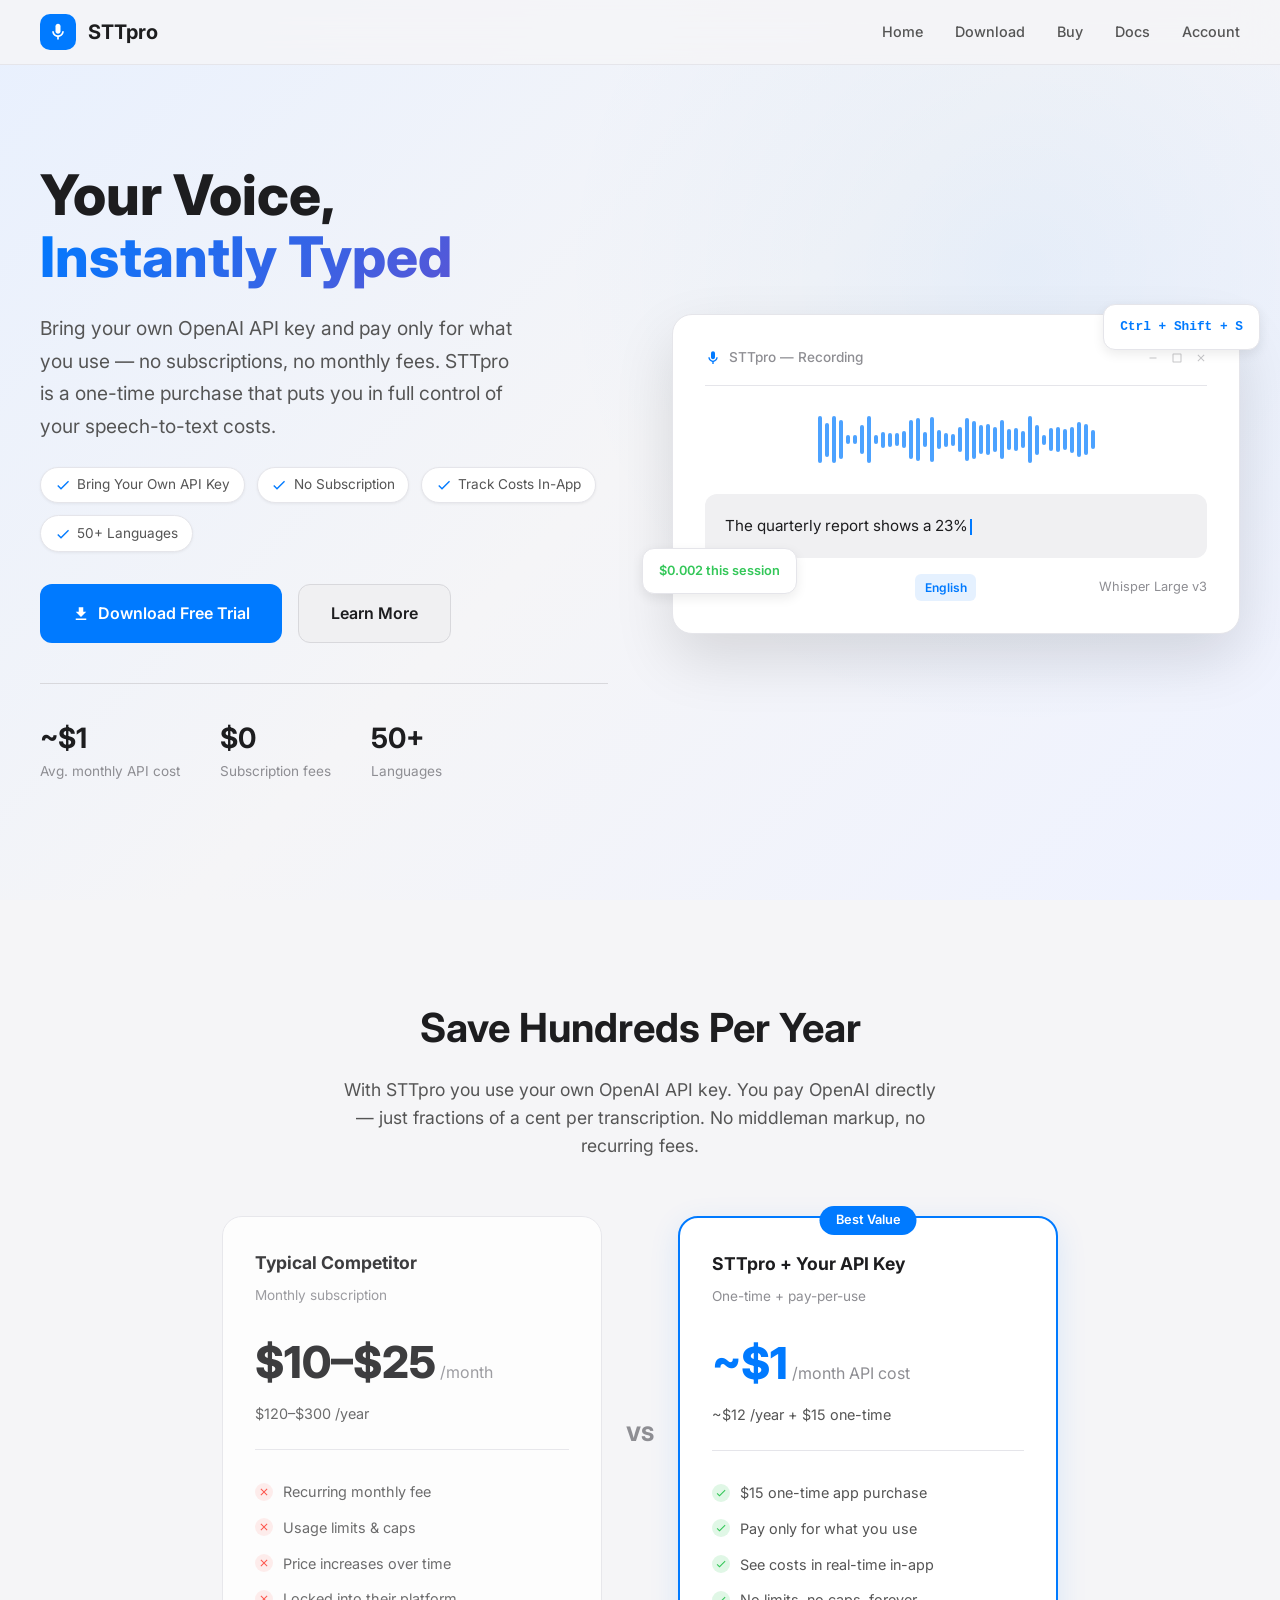
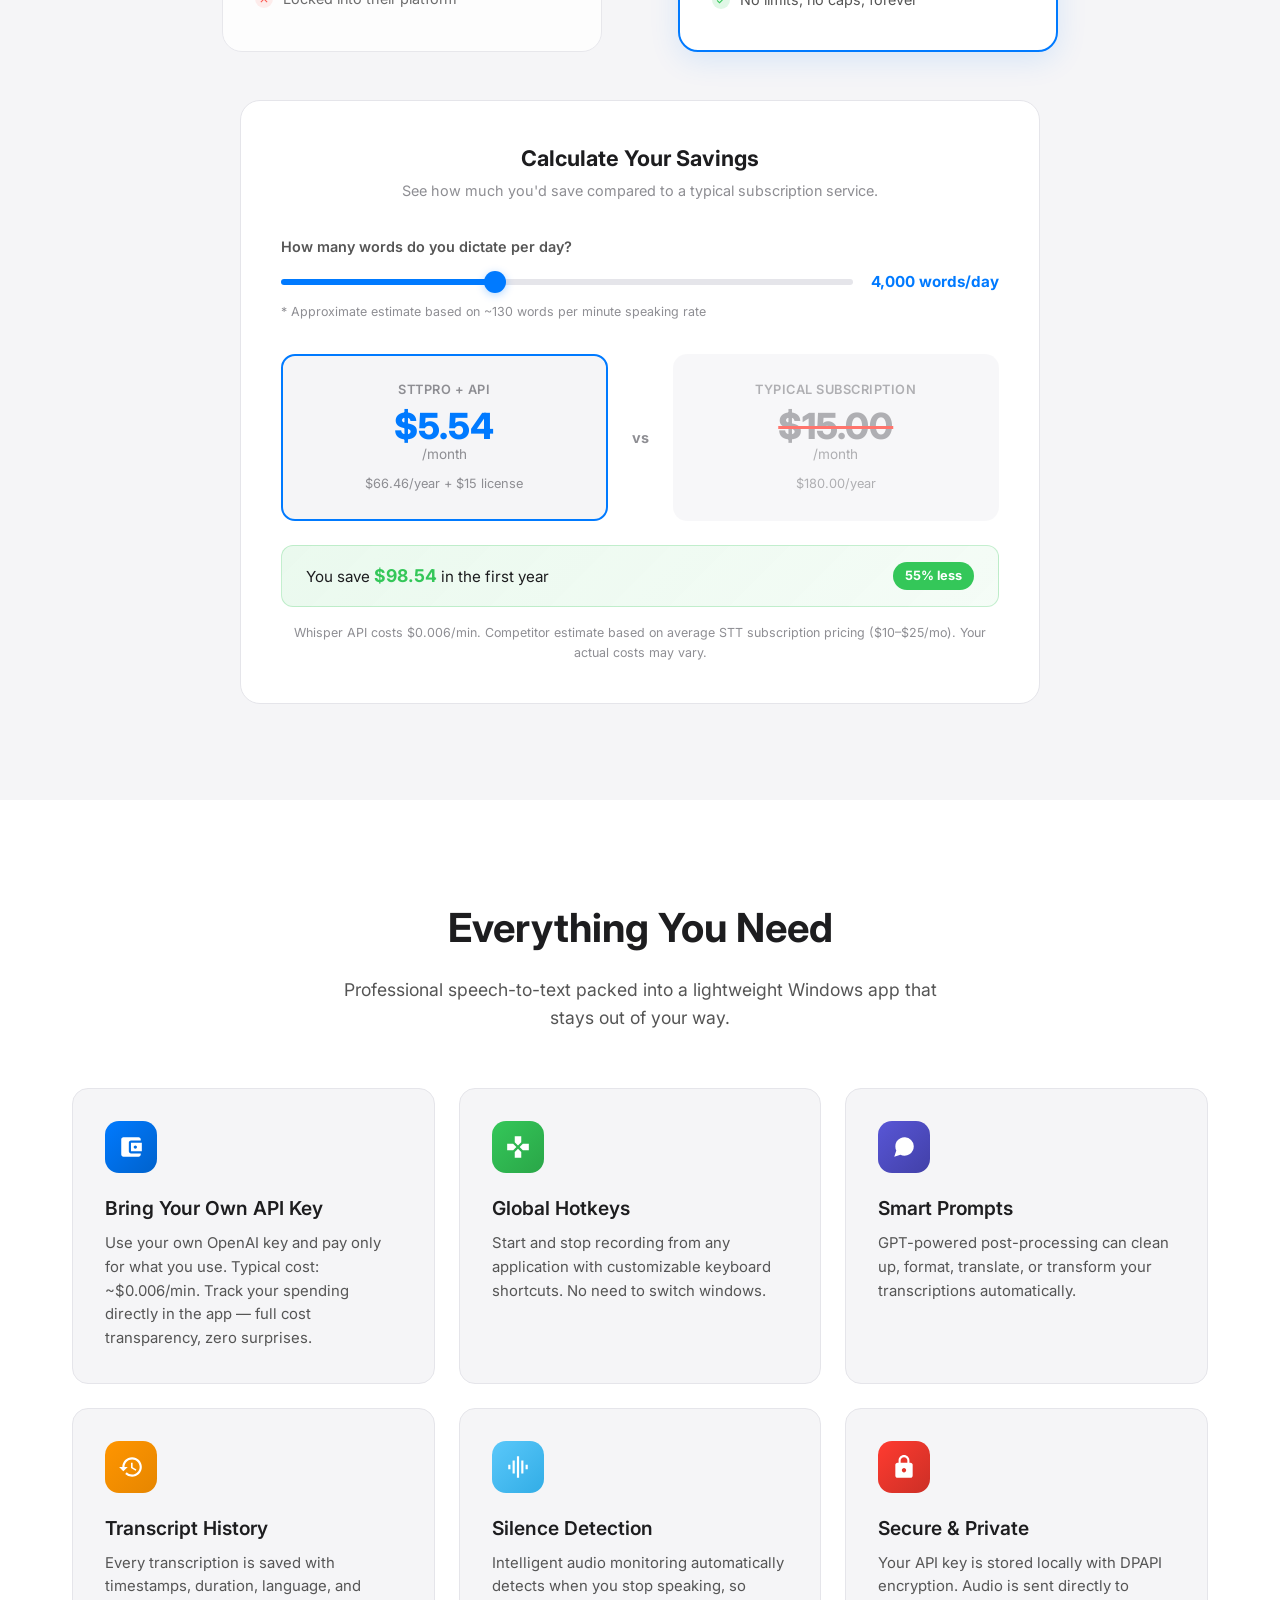
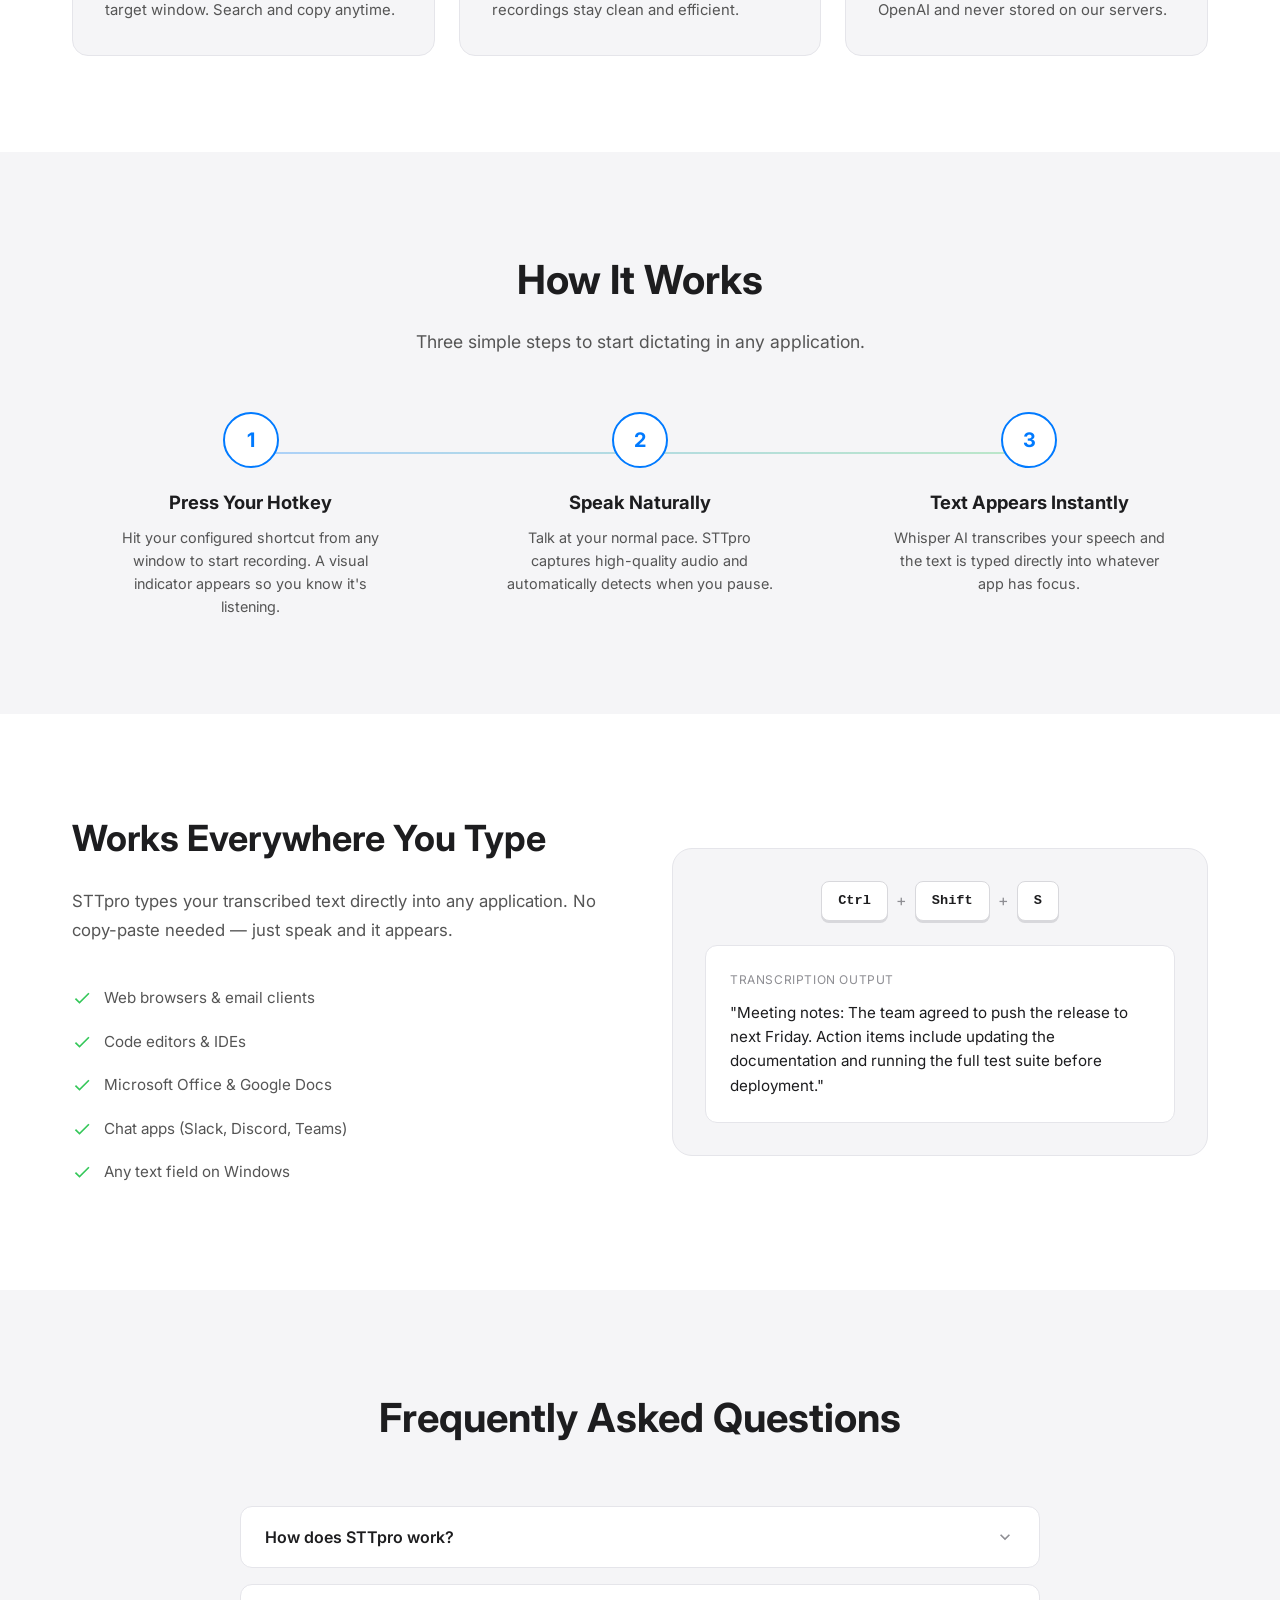
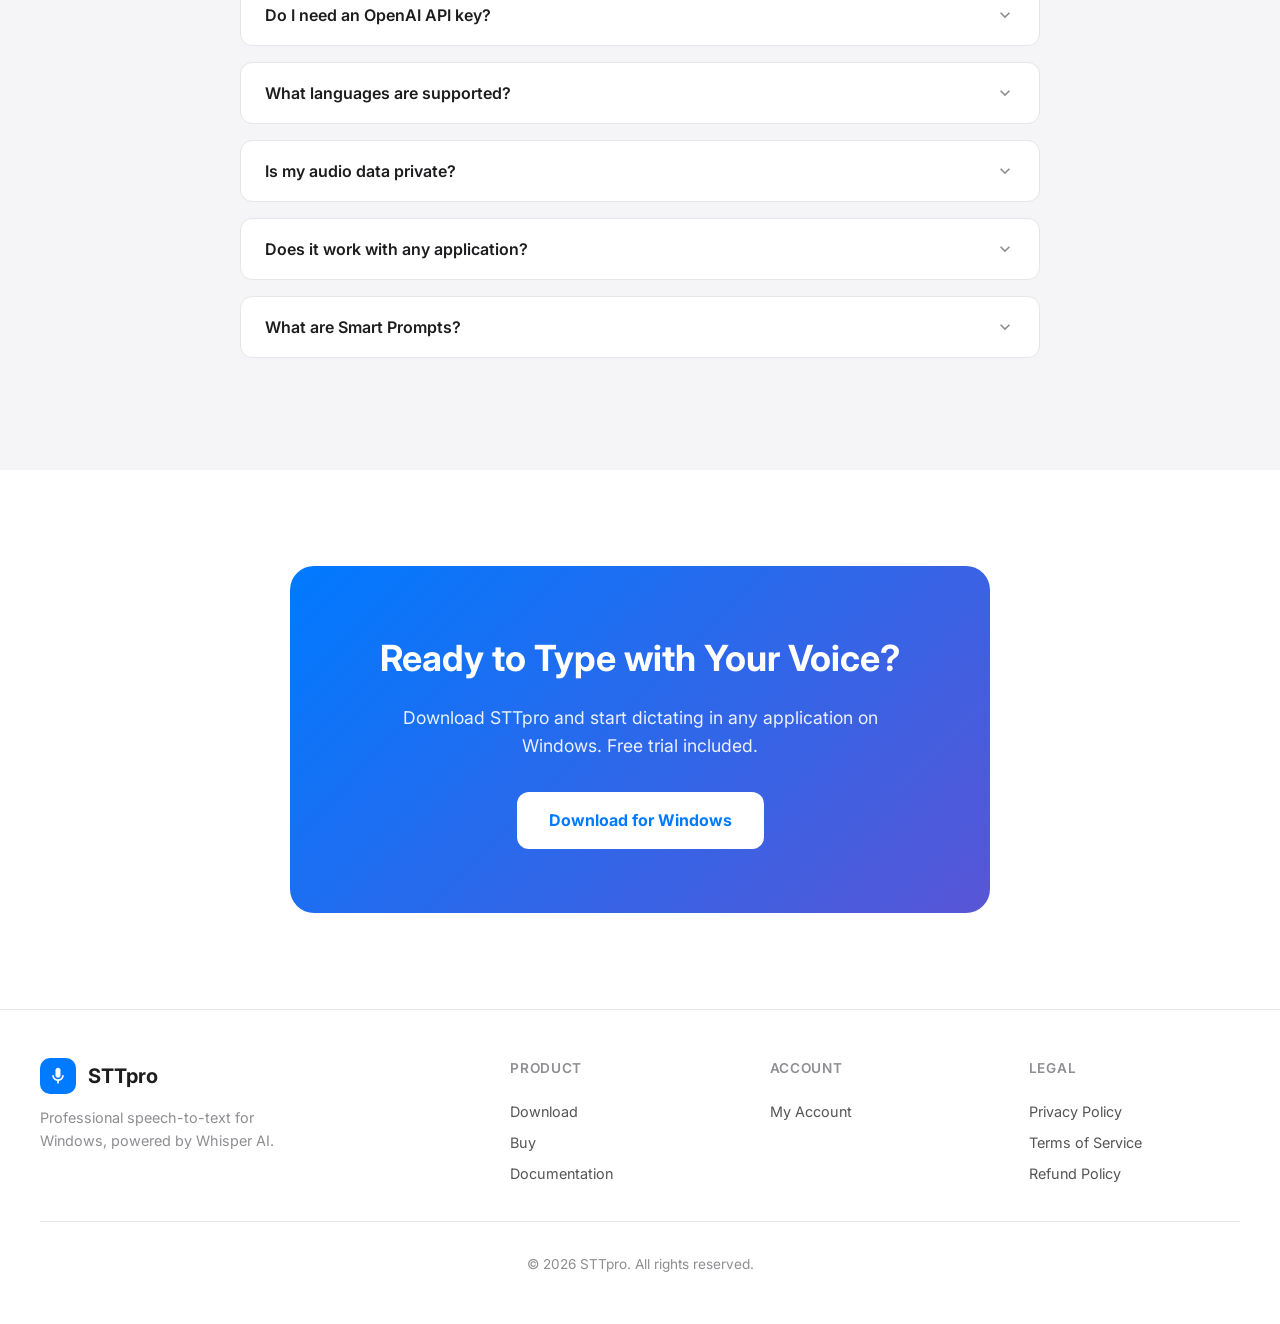
<file: website/index.html>
<!DOCTYPE html>
<html lang="en">
<head>
    <meta charset="UTF-8">
    <meta name="viewport" content="width=device-width, initial-scale=1.0">

    <!-- Primary Meta Tags -->
    <title>STTpro - Professional Speech-to-Text for Windows | Voice Transcription</title>
    <meta name="description" content="STTpro turns your voice into text instantly. Powered by Whisper AI with global hotkeys, smart prompts, transcript history, and more. Free trial for Windows.">
    <meta name="keywords" content="speech to text, voice transcription, whisper ai, dictation software, windows voice typing, transcription tool, stt, voice recognition">
    <meta name="author" content="STTpro">
    <meta name="robots" content="index, follow">

    <!-- Open Graph -->
    <meta property="og:type" content="website">
    <meta property="og:title" content="STTpro - Professional Speech-to-Text for Windows">
    <meta property="og:description" content="Turn your voice into text instantly. Powered by Whisper AI with global hotkeys, smart prompts, and transcript history.">
    <meta property="og:site_name" content="STTpro">

    <!-- Favicon -->
    <link rel="icon" type="image/x-icon" href="assets/favicon.ico">
    <meta name="theme-color" content="#007AFF">

    <!-- Structured Data -->
    <script type="application/ld+json">
    {
        "@context": "https://schema.org",
        "@type": "SoftwareApplication",
        "name": "STTpro",
        "operatingSystem": "Windows 10, Windows 11",
        "applicationCategory": "UtilitiesApplication",
        "description": "Professional speech-to-text tool for Windows powered by Whisper AI.",
        "featureList": [
            "Whisper AI Transcription",
            "Global Hotkeys",
            "Smart Prompts with GPT",
            "Transcript History",
            "Silence Detection",
            "Multiple Audio Devices",
            "System Tray Integration"
        ]
    }
    </script>

    <script type="application/ld+json">
    {
        "@context": "https://schema.org",
        "@type": "FAQPage",
        "mainEntity": [
            {
                "@type": "Question",
                "name": "How does STTpro work?",
                "acceptedAnswer": {
                    "@type": "Answer",
                    "text": "STTpro captures your microphone audio when you press a hotkey, sends it to the Whisper AI API for transcription, and types the result directly into any application."
                }
            },
            {
                "@type": "Question",
                "name": "Do I need an API key?",
                "acceptedAnswer": {
                    "@type": "Answer",
                    "text": "Yes, STTpro uses your own OpenAI API key for Whisper transcription. This means you only pay for what you use with no subscription fees to us."
                }
            },
            {
                "@type": "Question",
                "name": "Does it work with any application?",
                "acceptedAnswer": {
                    "@type": "Answer",
                    "text": "Yes! STTpro types transcribed text directly into whatever application has focus - browsers, editors, chat apps, email, and more."
                }
            }
        ]
    }
    </script>

    <!-- Fonts & Styles -->
    <link rel="preconnect" href="https://fonts.googleapis.com">
    <link rel="preconnect" href="https://fonts.gstatic.com" crossorigin>
    <link href="https://fonts.googleapis.com/css2?family=Inter:wght@400;500;600;700;800&display=swap" rel="stylesheet">
    <link rel="stylesheet" href="styles.css">
    <style>
        /* ============ Hero ============ */
        .hero {
            min-height: 100vh;
            display: flex;
            align-items: center;
            padding: 7rem 2rem 4rem;
            background: var(--bg-hero);
            position: relative;
            overflow: hidden;
        }

        .hero::before {
            content: '';
            position: absolute;
            top: -40%;
            right: -15%;
            width: 70%;
            height: 140%;
            background: radial-gradient(circle, rgba(0, 122, 255, 0.06) 0%, transparent 60%);
            pointer-events: none;
        }

        .hero-container {
            max-width: 1200px;
            margin: 0 auto;
            display: grid;
            grid-template-columns: 1fr 1fr;
            gap: 4rem;
            align-items: center;
        }

        .hero-content h1 {
            font-size: 3.5rem;
            font-weight: 800;
            line-height: 1.1;
            margin-bottom: 1.5rem;
            color: var(--text-primary);
        }

        .hero-content h1 span {
            background: linear-gradient(135deg, var(--primary), #5856D6);
            -webkit-background-clip: text;
            -webkit-text-fill-color: transparent;
            background-clip: text;
        }

        .hero-content .tagline {
            font-size: 1.2rem;
            color: var(--text-secondary);
            margin-bottom: 1.5rem;
            max-width: 480px;
            line-height: 1.7;
        }

        .hero-badges {
            display: flex;
            flex-wrap: wrap;
            gap: 0.75rem;
            margin-bottom: 2rem;
        }

        .hero-badge {
            display: flex;
            align-items: center;
            gap: 0.4rem;
            background: var(--bg-card);
            border: 1px solid var(--border-light);
            border-radius: 20px;
            padding: 0.4rem 0.85rem;
            font-size: 0.85rem;
            color: var(--text-secondary);
            box-shadow: var(--shadow-sm);
        }

        .hero-badge svg {
            width: 16px;
            height: 16px;
            fill: var(--primary);
        }

        .hero-buttons {
            display: flex;
            gap: 1rem;
            flex-wrap: wrap;
            margin-bottom: 2.5rem;
        }

        .hero-stats {
            display: flex;
            gap: 2.5rem;
            padding-top: 2rem;
            border-top: 1px solid var(--border);
        }

        .hero-stat .number {
            font-size: 1.75rem;
            font-weight: 700;
            color: var(--text-primary);
        }

        .hero-stat .label {
            font-size: 0.85rem;
            color: var(--text-muted);
        }

        /* Hero Visual */
        .hero-visual {
            position: relative;
        }

        .hero-app-preview {
            background: var(--bg-card);
            border-radius: 20px;
            padding: 2rem;
            box-shadow: var(--shadow-xl);
            border: 1px solid var(--border-light);
            position: relative;
        }

        .preview-header {
            display: flex;
            align-items: center;
            gap: 0.5rem;
            margin-bottom: 1.5rem;
            padding-bottom: 1rem;
            border-bottom: 1px solid var(--border-light);
        }

        .preview-header .win-icon {
            flex-shrink: 0;
        }

        .preview-title {
            font-size: 0.85rem;
            color: var(--text-muted);
            font-weight: 500;
            flex: 1;
        }

        .win-controls {
            display: flex;
            align-items: center;
            gap: 0.75rem;
        }

        .win-controls svg {
            cursor: default;
            opacity: 0.5;
        }

        .preview-waveform {
            display: flex;
            align-items: center;
            gap: 3px;
            justify-content: center;
            margin-bottom: 1.5rem;
            height: 60px;
        }

        .wave-bar {
            width: 4px;
            background: var(--primary);
            border-radius: 2px;
            animation: waveAnimation 1.2s ease-in-out infinite;
            opacity: 0.7;
        }

        @keyframes waveAnimation {
            0%, 100% { height: 8px; opacity: 0.4; }
            50% { height: 100%; opacity: 0.9; }
        }

        .preview-transcript {
            background: var(--bg-input);
            border-radius: 12px;
            padding: 1.25rem;
            margin-bottom: 1rem;
        }

        .preview-transcript p {
            color: var(--text-primary);
            font-size: 0.95rem;
            line-height: 1.6;
        }

        .preview-transcript .cursor {
            display: inline-block;
            width: 2px;
            height: 16px;
            background: var(--primary);
            margin-left: 2px;
            vertical-align: text-bottom;
            animation: blink 1s step-end infinite;
        }

        @keyframes blink {
            0%, 100% { opacity: 1; }
            50% { opacity: 0; }
        }

        .preview-meta {
            display: flex;
            justify-content: space-between;
            align-items: center;
        }

        .preview-meta span {
            font-size: 0.8rem;
            color: var(--text-muted);
        }

        .preview-meta .badge {
            background: rgba(0, 122, 255, 0.1);
            color: var(--primary);
            padding: 0.25rem 0.6rem;
            border-radius: 6px;
            font-size: 0.75rem;
            font-weight: 600;
        }

        /* Floating elements */
        .float-element {
            position: absolute;
            background: var(--bg-card);
            border: 1px solid var(--border-light);
            border-radius: 12px;
            padding: 0.75rem 1rem;
            box-shadow: var(--shadow-md);
            font-size: 0.8rem;
            animation: float 3s ease-in-out infinite;
        }

        .float-hotkey {
            top: -10px;
            right: -20px;
            font-family: 'Cascadia Code', 'Consolas', monospace;
            color: var(--primary);
            font-weight: 600;
            animation-delay: 0.5s;
        }

        .float-accuracy {
            bottom: 40px;
            left: -30px;
            color: var(--secondary);
            font-weight: 600;
            animation-delay: 1s;
        }

        @media (max-width: 1000px) {
            .hero {
                padding: 6rem 1.5rem 3rem;
                min-height: auto;
            }

            .hero-container {
                grid-template-columns: 1fr;
                gap: 2.5rem;
            }

            .hero-content h1 {
                font-size: 2.5rem;
            }

            .hero-visual {
                max-width: 500px;
                margin: 0 auto;
            }

            .float-element {
                display: none;
            }
        }

        @media (max-width: 600px) {
            .hero-content h1 {
                font-size: 2rem;
            }

            .hero-stats {
                gap: 1.5rem;
            }
        }

        /* ============ Features ============ */
        .features-section {
            padding: 6rem 0;
            background: var(--bg-card);
        }

        .features-grid {
            display: grid;
            grid-template-columns: repeat(auto-fit, minmax(340px, 1fr));
            gap: 1.5rem;
        }

        .feature-card {
            background: var(--bg-primary);
            border: 1px solid var(--border-light);
            border-radius: 16px;
            padding: 2rem;
            transition: all 0.3s;
        }

        .feature-card:hover {
            border-color: var(--primary);
            transform: translateY(-4px);
            box-shadow: var(--shadow-lg);
        }

        .feature-icon {
            width: 52px;
            height: 52px;
            background: linear-gradient(135deg, var(--primary), var(--primary-dark));
            border-radius: 14px;
            display: flex;
            align-items: center;
            justify-content: center;
            margin-bottom: 1.25rem;
        }

        .feature-icon svg {
            width: 26px;
            height: 26px;
            fill: white;
        }

        .feature-icon.green {
            background: linear-gradient(135deg, var(--secondary), #2AA648);
        }

        .feature-icon.orange {
            background: linear-gradient(135deg, var(--accent), #E68600);
        }

        .feature-icon.purple {
            background: linear-gradient(135deg, #5856D6, #4240A8);
        }

        .feature-icon.red {
            background: linear-gradient(135deg, var(--error), #CC2F26);
        }

        .feature-icon.teal {
            background: linear-gradient(135deg, #5AC8FA, #32ADE6);
        }

        .feature-card h3 {
            font-size: 1.2rem;
            font-weight: 600;
            margin-bottom: 0.5rem;
        }

        .feature-card p {
            color: var(--text-secondary);
            font-size: 0.93rem;
            line-height: 1.6;
        }

        @media (max-width: 768px) {
            .features-grid {
                grid-template-columns: 1fr;
            }
        }

        /* ============ How It Works ============ */
        .how-it-works {
            padding: 6rem 0;
            background: var(--bg-primary);
        }

        .steps-grid {
            display: grid;
            grid-template-columns: repeat(3, 1fr);
            gap: 2rem;
            position: relative;
        }

        .steps-grid::before {
            content: '';
            position: absolute;
            top: 40px;
            left: 15%;
            right: 15%;
            height: 2px;
            background: linear-gradient(90deg, var(--primary), var(--secondary));
            opacity: 0.3;
        }

        .step {
            text-align: center;
            position: relative;
        }

        .step-number {
            width: 56px;
            height: 56px;
            background: var(--bg-card);
            border: 2px solid var(--primary);
            border-radius: 50%;
            display: flex;
            align-items: center;
            justify-content: center;
            font-size: 1.25rem;
            font-weight: 700;
            color: var(--primary);
            margin: 0 auto 1.25rem;
            position: relative;
            z-index: 1;
        }

        .step h3 {
            font-size: 1.15rem;
            margin-bottom: 0.5rem;
        }

        .step p {
            color: var(--text-secondary);
            font-size: 0.9rem;
            max-width: 280px;
            margin: 0 auto;
        }

        @media (max-width: 768px) {
            .steps-grid {
                grid-template-columns: 1fr;
                gap: 2.5rem;
            }

            .steps-grid::before {
                display: none;
            }
        }

        /* ============ Showcase / Demo ============ */
        .showcase {
            padding: 6rem 0;
            background: var(--bg-card);
        }

        .showcase-grid {
            display: grid;
            grid-template-columns: 1fr 1fr;
            gap: 4rem;
            align-items: center;
        }

        .showcase-content h2 {
            font-size: 2.25rem;
            margin-bottom: 1.25rem;
        }

        .showcase-content p {
            color: var(--text-secondary);
            font-size: 1.05rem;
            margin-bottom: 2rem;
            line-height: 1.7;
        }

        .showcase-list {
            list-style: none;
        }

        .showcase-list li {
            display: flex;
            align-items: center;
            gap: 0.75rem;
            padding: 0.6rem 0;
            color: var(--text-secondary);
            font-size: 0.95rem;
        }

        .showcase-list li svg {
            width: 20px;
            height: 20px;
            fill: var(--secondary);
            flex-shrink: 0;
        }

        .showcase-visual {
            background: var(--bg-primary);
            border-radius: 20px;
            padding: 2rem;
            border: 1px solid var(--border-light);
        }

        .showcase-visual .hotkey-display {
            display: flex;
            align-items: center;
            justify-content: center;
            gap: 0.5rem;
            margin-bottom: 1.5rem;
        }

        .key {
            display: inline-flex;
            align-items: center;
            justify-content: center;
            padding: 0.5rem 1rem;
            background: var(--bg-card);
            border: 1px solid var(--border);
            border-radius: 8px;
            font-family: 'Cascadia Code', 'Consolas', monospace;
            font-size: 0.85rem;
            font-weight: 600;
            color: var(--text-primary);
            box-shadow: 0 2px 0 var(--border);
        }

        .key-plus {
            color: var(--text-muted);
            font-size: 1rem;
        }

        .showcase-visual .output-box {
            background: var(--bg-card);
            border-radius: 12px;
            padding: 1.5rem;
            border: 1px solid var(--border-light);
        }

        .output-box .label {
            font-size: 0.75rem;
            text-transform: uppercase;
            letter-spacing: 0.05em;
            color: var(--text-muted);
            margin-bottom: 0.75rem;
        }

        .output-box p {
            color: var(--text-primary);
            font-size: 0.95rem;
            line-height: 1.6;
        }

        @media (max-width: 900px) {
            .showcase-grid {
                grid-template-columns: 1fr;
                gap: 2.5rem;
            }
        }

        /* ============ FAQ ============ */
        .faq-section {
            padding: 6rem 0;
            background: var(--bg-primary);
        }

        .faq-grid {
            max-width: 800px;
            margin: 0 auto;
        }

        .faq-item {
            background: var(--bg-card);
            border: 1px solid var(--border-light);
            border-radius: 12px;
            margin-bottom: 1rem;
            overflow: hidden;
        }

        .faq-question {
            width: 100%;
            padding: 1.25rem 1.5rem;
            background: none;
            border: none;
            text-align: left;
            font-size: 1rem;
            font-weight: 600;
            color: var(--text-primary);
            cursor: pointer;
            display: flex;
            justify-content: space-between;
            align-items: center;
            font-family: inherit;
            transition: color 0.2s;
        }

        .faq-question:hover {
            color: var(--primary);
        }

        .faq-question svg {
            width: 20px;
            height: 20px;
            fill: var(--text-muted);
            transition: transform 0.3s;
            flex-shrink: 0;
        }

        .faq-item.active .faq-question svg {
            transform: rotate(180deg);
        }

        .faq-answer {
            max-height: 0;
            overflow: hidden;
            transition: max-height 0.3s ease;
        }

        .faq-answer-inner {
            padding: 0 1.5rem 1.25rem;
            color: var(--text-secondary);
            line-height: 1.7;
            font-size: 0.95rem;
        }

        .faq-item.active .faq-answer {
            max-height: 300px;
        }

        /* ============ CTA ============ */
        .cta-section {
            padding: 6rem 0;
            background: var(--bg-card);
        }

        .cta-box {
            max-width: 700px;
            margin: 0 auto;
            text-align: center;
            background: linear-gradient(135deg, var(--primary), #5856D6);
            border-radius: 24px;
            padding: 4rem 3rem;
            color: white;
        }

        .cta-box h2 {
            font-size: 2.25rem;
            margin-bottom: 1rem;
        }

        .cta-box p {
            font-size: 1.1rem;
            opacity: 0.9;
            margin-bottom: 2rem;
            max-width: 500px;
            margin-left: auto;
            margin-right: auto;
        }

        .cta-box .btn {
            background: white;
            color: var(--primary);
            font-weight: 700;
        }

        .cta-box .btn:hover {
            transform: translateY(-2px);
            box-shadow: 0 10px 30px rgba(0, 0, 0, 0.2);
        }

        @media (max-width: 600px) {
            .cta-box {
                padding: 3rem 1.5rem;
            }

            .cta-box h2 {
                font-size: 1.75rem;
            }
        }

        /* ============ Cost Comparison ============ */
        .cost-section {
            padding: 6rem 0;
            background: var(--bg-primary);
        }

        .cost-comparison {
            display: flex;
            align-items: stretch;
            gap: 1.5rem;
            justify-content: center;
            margin-bottom: 3rem;
        }

        .cost-card {
            background: var(--bg-card);
            border: 1px solid var(--border-light);
            border-radius: 20px;
            padding: 2rem;
            flex: 1;
            max-width: 380px;
            position: relative;
        }

        .cost-card.competitor {
            opacity: 0.85;
        }

        .cost-card.sttpro {
            border: 2px solid var(--primary);
            box-shadow: 0 8px 30px rgba(0, 122, 255, 0.12);
        }

        .cost-badge {
            position: absolute;
            top: -12px;
            left: 50%;
            transform: translateX(-50%);
            background: var(--primary);
            color: white;
            padding: 0.25rem 1rem;
            border-radius: 20px;
            font-size: 0.8rem;
            font-weight: 600;
        }

        .cost-card-header {
            margin-bottom: 1.25rem;
        }

        .cost-label {
            display: block;
            font-weight: 700;
            font-size: 1.1rem;
            margin-bottom: 0.25rem;
        }

        .cost-type {
            font-size: 0.85rem;
            color: var(--text-muted);
        }

        .cost-price {
            margin-bottom: 0.25rem;
        }

        .cost-amount {
            font-size: 2.75rem;
            font-weight: 800;
            color: var(--text-primary);
        }

        .cost-card.sttpro .cost-amount {
            color: var(--primary);
        }

        .cost-period {
            font-size: 1rem;
            color: var(--text-muted);
        }

        .cost-annual {
            font-size: 0.9rem;
            color: var(--text-secondary);
            margin-bottom: 1.5rem;
            padding-bottom: 1.5rem;
            border-bottom: 1px solid var(--border-light);
        }

        .cost-details {
            list-style: none;
        }

        .cost-details li {
            display: flex;
            align-items: center;
            gap: 0.6rem;
            padding: 0.4rem 0;
            font-size: 0.9rem;
            color: var(--text-secondary);
        }

        .cost-details li::before {
            content: '';
            width: 18px;
            height: 18px;
            border-radius: 50%;
            flex-shrink: 0;
            background-size: 12px;
            background-repeat: no-repeat;
            background-position: center;
        }

        .cost-details li.positive::before {
            background-color: rgba(52, 199, 89, 0.15);
            background-image: url("data:image/svg+xml,%3Csvg viewBox='0 0 24 24' fill='%2334C759' xmlns='http://www.w3.org/2000/svg'%3E%3Cpath d='M9 16.17L4.83 12l-1.42 1.41L9 19 21 7l-1.41-1.41z'/%3E%3C/svg%3E");
        }

        .cost-details li.negative::before {
            background-color: rgba(255, 59, 48, 0.1);
            background-image: url("data:image/svg+xml,%3Csvg viewBox='0 0 24 24' fill='%23FF3B30' xmlns='http://www.w3.org/2000/svg'%3E%3Cpath d='M19 6.41L17.59 5 12 10.59 6.41 5 5 6.41 10.59 12 5 17.59 6.41 19 12 13.41 17.59 19 19 17.59 13.41 12z'/%3E%3C/svg%3E");
        }

        .cost-vs {
            display: flex;
            align-items: center;
            font-size: 1.25rem;
            font-weight: 800;
            color: var(--text-muted);
        }

        .savings-calculator {
            background: var(--bg-card);
            border: 1px solid var(--border-light);
            border-radius: 20px;
            padding: 2.5rem;
            max-width: 800px;
            margin: 0 auto;
        }

        .calc-title {
            font-size: 1.35rem;
            font-weight: 700;
            text-align: center;
            margin-bottom: 0.25rem;
        }

        .calc-subtitle {
            text-align: center;
            color: var(--text-muted);
            font-size: 0.9rem;
            margin-bottom: 2rem;
        }

        .calc-input-row {
            margin-bottom: 2rem;
        }

        .calc-input-row label {
            display: block;
            font-size: 0.9rem;
            font-weight: 600;
            color: var(--text-secondary);
            margin-bottom: 0.75rem;
        }

        .calc-slider-wrap {
            display: flex;
            align-items: center;
            gap: 1rem;
        }

        .calc-slider {
            flex: 1;
            -webkit-appearance: none;
            appearance: none;
            height: 6px;
            background: var(--border-light);
            border-radius: 3px;
            outline: none;
        }

        .calc-slider::-webkit-slider-thumb {
            -webkit-appearance: none;
            appearance: none;
            width: 22px;
            height: 22px;
            border-radius: 50%;
            background: var(--primary);
            cursor: pointer;
            box-shadow: 0 2px 8px rgba(0, 122, 255, 0.3);
            transition: transform 0.15s;
        }

        .calc-slider::-webkit-slider-thumb:hover {
            transform: scale(1.15);
        }

        .calc-slider::-moz-range-thumb {
            width: 22px;
            height: 22px;
            border-radius: 50%;
            background: var(--primary);
            cursor: pointer;
            border: none;
            box-shadow: 0 2px 8px rgba(0, 122, 255, 0.3);
        }

        .calc-slider-value {
            font-size: 0.95rem;
            font-weight: 700;
            color: var(--primary);
            min-width: 130px;
            text-align: right;
            white-space: nowrap;
        }

        .calc-results {
            display: flex;
            align-items: center;
            gap: 1.5rem;
            margin-bottom: 1.5rem;
        }

        .calc-result-col {
            flex: 1;
            text-align: center;
            background: var(--bg-primary);
            border-radius: 14px;
            padding: 1.5rem 1rem;
            border: 2px solid transparent;
        }

        .calc-result-col:first-child {
            border-color: var(--primary);
        }

        .calc-result-col.competitor {
            opacity: 0.7;
        }

        .calc-result-label {
            font-size: 0.8rem;
            font-weight: 600;
            text-transform: uppercase;
            letter-spacing: 0.04em;
            color: var(--text-muted);
            margin-bottom: 0.5rem;
        }

        .calc-result-monthly {
            font-size: 2.25rem;
            font-weight: 800;
            color: var(--text-primary);
            line-height: 1;
        }

        .calc-result-col:first-child .calc-result-monthly {
            color: var(--primary);
        }

        .calc-result-sub {
            font-size: 0.85rem;
            color: var(--text-muted);
            margin-bottom: 0.5rem;
        }

        .calc-result-yearly {
            font-size: 0.8rem;
            color: var(--text-muted);
        }

        .calc-result-col.competitor .calc-result-monthly {
            text-decoration: line-through;
            text-decoration-color: var(--error);
            color: var(--text-muted);
        }

        .calc-result-vs {
            font-size: 0.9rem;
            font-weight: 700;
            color: var(--text-muted);
            flex-shrink: 0;
        }

        .calc-savings-banner {
            background: linear-gradient(135deg, rgba(52, 199, 89, 0.1), rgba(52, 199, 89, 0.05));
            border: 1px solid rgba(52, 199, 89, 0.25);
            border-radius: 12px;
            padding: 1rem 1.5rem;
            display: flex;
            justify-content: space-between;
            align-items: center;
            margin-bottom: 1rem;
        }

        .calc-savings-amount {
            font-size: 0.95rem;
            color: var(--text-primary);
        }

        .calc-savings-amount strong {
            color: var(--secondary);
            font-size: 1.1rem;
        }

        .calc-savings-pct {
            background: var(--secondary);
            color: white;
            padding: 0.25rem 0.75rem;
            border-radius: 20px;
            font-size: 0.8rem;
            font-weight: 700;
        }

        .savings-note {
            color: var(--text-muted);
            font-size: 0.78rem;
            text-align: center;
        }

        @media (max-width: 600px) {
            .calc-results {
                flex-direction: column;
                gap: 0.75rem;
            }

            .calc-result-col {
                width: 100%;
            }

            .calc-savings-banner {
                flex-direction: column;
                text-align: center;
                gap: 0.5rem;
            }
        }

        @media (max-width: 768px) {
            .cost-comparison {
                flex-direction: column;
                align-items: center;
            }

            .cost-card {
                max-width: 100%;
            }

            .cost-vs {
                transform: rotate(90deg);
            }

            .savings-row {
                flex-direction: column;
                gap: 1.5rem;
            }
        }
    </style>
</head>
<body>
    <!-- Navigation -->
    <nav>
        <div class="nav-container">
            <a href="index.html" class="logo">
                <div class="logo-icon">
                    <svg viewBox="0 0 24 24"><path d="M12 14c1.66 0 3-1.34 3-3V5c0-1.66-1.34-3-3-3S9 3.34 9 5v6c0 1.66 1.34 3 3 3z"/><path d="M17 11c0 2.76-2.24 5-5 5s-5-2.24-5-5H5c0 3.53 2.61 6.43 6 6.92V21h2v-3.08c3.39-.49 6-3.39 6-6.92h-2z"/></svg>
                </div>
                STTpro
            </a>
            <div class="hamburger" onclick="toggleMenu()">
                <span></span>
                <span></span>
                <span></span>
            </div>
            <div class="nav-links">
                <a href="index.html">Home</a>
                <a href="download.html">Download</a>
                <a href="buy.html">Buy</a>
                <a href="docs.html">Docs</a>
                <a href="account.html">Account</a>
            </div>
        </div>
    </nav>

    <!-- Hero Section -->
    <section class="hero">
        <div class="hero-container">
            <div class="hero-content">
                <h1>Your Voice,<br><span>Instantly Typed</span></h1>
                <p class="tagline">Bring your own OpenAI API key and pay only for what you use &mdash; no subscriptions, no monthly fees. STTpro is a one-time purchase that puts you in full control of your speech-to-text costs.</p>

                <div class="hero-badges">
                    <div class="hero-badge">
                        <svg viewBox="0 0 24 24"><path d="M9 16.17L4.83 12l-1.42 1.41L9 19 21 7l-1.41-1.41z"/></svg>
                        Bring Your Own API Key
                    </div>
                    <div class="hero-badge">
                        <svg viewBox="0 0 24 24"><path d="M9 16.17L4.83 12l-1.42 1.41L9 19 21 7l-1.41-1.41z"/></svg>
                        No Subscription
                    </div>
                    <div class="hero-badge">
                        <svg viewBox="0 0 24 24"><path d="M9 16.17L4.83 12l-1.42 1.41L9 19 21 7l-1.41-1.41z"/></svg>
                        Track Costs In-App
                    </div>
                    <div class="hero-badge">
                        <svg viewBox="0 0 24 24"><path d="M9 16.17L4.83 12l-1.42 1.41L9 19 21 7l-1.41-1.41z"/></svg>
                        50+ Languages
                    </div>
                </div>

                <div class="hero-buttons">
                    <a href="download.html" class="btn btn-primary btn-large">
                        <svg width="18" height="18" viewBox="0 0 24 24" fill="currentColor"><path d="M19 9h-4V3H9v6H5l7 7 7-7zM5 18v2h14v-2H5z"/></svg>
                        Download Free Trial
                    </a>
                    <a href="docs.html" class="btn btn-secondary btn-large">Learn More</a>
                </div>

                <div class="hero-stats">
                    <div class="hero-stat">
                        <div class="number">~$1</div>
                        <div class="label">Avg. monthly API cost</div>
                    </div>
                    <div class="hero-stat">
                        <div class="number">$0</div>
                        <div class="label">Subscription fees</div>
                    </div>
                    <div class="hero-stat">
                        <div class="number">50+</div>
                        <div class="label">Languages</div>
                    </div>
                </div>
            </div>

            <div class="hero-visual">
                <div class="hero-app-preview">
                    <div class="preview-header">
                        <svg class="win-icon" width="16" height="16" viewBox="0 0 24 24" fill="var(--primary)"><path d="M12 14c1.66 0 3-1.34 3-3V5c0-1.66-1.34-3-3-3S9 3.34 9 5v6c0 1.66 1.34 3 3 3z"/><path d="M17 11c0 2.76-2.24 5-5 5s-5-2.24-5-5H5c0 3.53 2.61 6.43 6 6.92V21h2v-3.08c3.39-.49 6-3.39 6-6.92h-2z"/></svg>
                        <span class="preview-title">STTpro &mdash; Recording</span>
                        <div class="win-controls">
                            <svg width="12" height="12" viewBox="0 0 24 24" fill="var(--text-muted)"><path d="M19 13H5v-2h14v2z"/></svg>
                            <svg width="12" height="12" viewBox="0 0 24 24" fill="var(--text-muted)"><path d="M19 3H5c-1.1 0-2 .9-2 2v14c0 1.1.9 2 2 2h14c1.1 0 2-.9 2-2V5c0-1.1-.9-2-2-2zm0 16H5V5h14v14z"/></svg>
                            <svg width="12" height="12" viewBox="0 0 24 24" fill="var(--text-muted)"><path d="M19 6.41L17.59 5 12 10.59 6.41 5 5 6.41 10.59 12 5 17.59 6.41 19 12 13.41 17.59 19 19 17.59 13.41 12z"/></svg>
                        </div>
                    </div>

                    <div class="preview-waveform" id="waveform">
                    </div>

                    <div class="preview-transcript">
                        <p id="typed-text"></p>
                    </div>

                    <div class="preview-meta">
                        <span>Duration: 4.2s</span>
                        <span class="badge">English</span>
                        <span>Whisper Large v3</span>
                    </div>
                </div>

                <div class="float-element float-hotkey">Ctrl + Shift + S</div>
                <div class="float-element float-accuracy">$0.002 this session</div>
            </div>
        </div>
    </section>

    <!-- Cost Comparison Section -->
    <section class="cost-section">
        <div class="section-container">
            <div class="section-header">
                <h2>Save Hundreds Per Year</h2>
                <p>With STTpro you use your own OpenAI API key. You pay OpenAI directly &mdash; just fractions of a cent per transcription. No middleman markup, no recurring fees.</p>
            </div>

            <div class="cost-comparison">
                <div class="cost-card competitor">
                    <div class="cost-card-header">
                        <span class="cost-label">Typical Competitor</span>
                        <span class="cost-type">Monthly subscription</span>
                    </div>
                    <div class="cost-price">
                        <span class="cost-amount">$10&ndash;$25</span>
                        <span class="cost-period">/month</span>
                    </div>
                    <div class="cost-annual">$120&ndash;$300 /year</div>
                    <ul class="cost-details">
                        <li class="negative">Recurring monthly fee</li>
                        <li class="negative">Usage limits &amp; caps</li>
                        <li class="negative">Price increases over time</li>
                        <li class="negative">Locked into their platform</li>
                    </ul>
                </div>

                <div class="cost-vs">VS</div>

                <div class="cost-card sttpro">
                    <div class="cost-badge">Best Value</div>
                    <div class="cost-card-header">
                        <span class="cost-label">STTpro + Your API Key</span>
                        <span class="cost-type">One-time + pay-per-use</span>
                    </div>
                    <div class="cost-price">
                        <span class="cost-amount">~$1</span>
                        <span class="cost-period">/month API cost</span>
                    </div>
                    <div class="cost-annual">~$12 /year + $15 one-time</div>
                    <ul class="cost-details">
                        <li class="positive">$15 one-time app purchase</li>
                        <li class="positive">Pay only for what you use</li>
                        <li class="positive">See costs in real-time in-app</li>
                        <li class="positive">No limits, no caps, forever</li>
                    </ul>
                </div>
            </div>

            <div class="savings-calculator">
                <h3 class="calc-title">Calculate Your Savings</h3>
                <p class="calc-subtitle">See how much you'd save compared to a typical subscription service.</p>

                <div class="calc-input-row">
                    <label for="calc-minutes">How many words do you dictate per day?</label>
                    <div class="calc-slider-wrap">
                        <input type="range" id="calc-minutes" min="500" max="10000" value="4000" step="500" class="calc-slider">
                        <div class="calc-slider-value"><span id="calc-minutes-display">4,000</span> words/day</div>
                    </div>
                    <div style="font-size: 0.78rem; color: var(--text-muted); margin-top: 0.5rem;">* Approximate estimate based on ~130 words per minute speaking rate</div>
                </div>

                <div class="calc-results">
                    <div class="calc-result-col">
                        <div class="calc-result-label">STTpro + API</div>
                        <div class="calc-result-monthly" id="calc-sttpro-monthly">$5.54</div>
                        <div class="calc-result-sub">/month</div>
                        <div class="calc-result-yearly" id="calc-sttpro-yearly">$66.46/year + $15 license</div>
                    </div>
                    <div class="calc-result-vs">vs</div>
                    <div class="calc-result-col competitor">
                        <div class="calc-result-label">Typical Subscription</div>
                        <div class="calc-result-monthly" id="calc-comp-monthly">$15.00</div>
                        <div class="calc-result-sub">/month</div>
                        <div class="calc-result-yearly" id="calc-comp-yearly">$180.00/year</div>
                    </div>
                </div>

                <div class="calc-savings-banner" id="calc-savings-banner">
                    <span class="calc-savings-amount">You save <strong id="calc-save-yearly">$98.54</strong> in the first year</span>
                    <span class="calc-savings-pct" id="calc-save-pct">55% less</span>
                </div>

                <p class="savings-note">Whisper API costs $0.006/min. Competitor estimate based on average STT subscription pricing ($10&ndash;$25/mo). Your actual costs may vary.</p>
            </div>
        </div>
    </section>

    <!-- Features Section -->
    <section class="features-section">
        <div class="section-container">
            <div class="section-header">
                <h2>Everything You Need</h2>
                <p>Professional speech-to-text packed into a lightweight Windows app that stays out of your way.</p>
            </div>

            <div class="features-grid">
                <div class="feature-card">
                    <div class="feature-icon">
                        <svg viewBox="0 0 24 24"><path d="M21 18v1c0 1.1-.9 2-2 2H5c-1.11 0-2-.9-2-2V5c0-1.1.89-2 2-2h14c1.1 0 2 .9 2 2v1h-9c-1.11 0-2 .9-2 2v8c0 1.1.89 2 2 2h9zm-9-2h10V8H12v8zm4-2.5c-.83 0-1.5-.67-1.5-1.5s.67-1.5 1.5-1.5 1.5.67 1.5 1.5-.67 1.5-1.5 1.5z"/></svg>
                    </div>
                    <h3>Bring Your Own API Key</h3>
                    <p>Use your own OpenAI key and pay only for what you use. Typical cost: ~$0.006/min. Track your spending directly in the app &mdash; full cost transparency, zero surprises.</p>
                </div>

                <div class="feature-card">
                    <div class="feature-icon green">
                        <svg viewBox="0 0 24 24"><path d="M15 7.5V2H9v5.5l3 3 3-3zM7.5 9H2v6h5.5l3-3-3-3zM9 16.5V22h6v-5.5l-3-3-3 3zM16.5 9l-3 3 3 3H22V9h-5.5z"/></svg>
                    </div>
                    <h3>Global Hotkeys</h3>
                    <p>Start and stop recording from any application with customizable keyboard shortcuts. No need to switch windows.</p>
                </div>

                <div class="feature-card">
                    <div class="feature-icon purple">
                        <svg viewBox="0 0 24 24"><path d="M21 11.5a8.38 8.38 0 01-.9 3.8 8.5 8.5 0 01-7.6 4.7 8.38 8.38 0 01-3.8-.9L3 21l1.9-5.7a8.38 8.38 0 01-.9-3.8 8.5 8.5 0 014.7-7.6 8.38 8.38 0 013.8-.9h.5a8.48 8.48 0 018 8v.5z"/></svg>
                    </div>
                    <h3>Smart Prompts</h3>
                    <p>GPT-powered post-processing can clean up, format, translate, or transform your transcriptions automatically.</p>
                </div>

                <div class="feature-card">
                    <div class="feature-icon orange">
                        <svg viewBox="0 0 24 24"><path d="M13 3c-4.97 0-9 4.03-9 9H1l3.89 3.89.07.14L9 12H6c0-3.87 3.13-7 7-7s7 3.13 7 7-3.13 7-7 7c-1.93 0-3.68-.79-4.94-2.06l-1.42 1.42A8.954 8.954 0 0013 21c4.97 0 9-4.03 9-9s-4.03-9-9-9zm-1 5v5l4.28 2.54.72-1.21-3.5-2.08V8H12z"/></svg>
                    </div>
                    <h3>Transcript History</h3>
                    <p>Every transcription is saved with timestamps, duration, language, and target window. Search and copy anytime.</p>
                </div>

                <div class="feature-card">
                    <div class="feature-icon teal">
                        <svg viewBox="0 0 24 24"><path d="M7 18h2V6H7v12zm4 4h2V2h-2v20zm-8-8h2v-4H3v4zm12 4h2V6h-2v12zm4-8v4h2v-4h-2z"/></svg>
                    </div>
                    <h3>Silence Detection</h3>
                    <p>Intelligent audio monitoring automatically detects when you stop speaking, so recordings stay clean and efficient.</p>
                </div>

                <div class="feature-card">
                    <div class="feature-icon red">
                        <svg viewBox="0 0 24 24"><path d="M18 8h-1V6c0-2.76-2.24-5-5-5S7 3.24 7 6v2H6c-1.1 0-2 .9-2 2v10c0 1.1.9 2 2 2h12c1.1 0 2-.9 2-2V10c0-1.1-.9-2-2-2zm-6 9c-1.1 0-2-.9-2-2s.9-2 2-2 2 .9 2 2-.9 2-2 2zm3.1-9H8.9V6c0-1.71 1.39-3.1 3.1-3.1 1.71 0 3.1 1.39 3.1 3.1v2z"/></svg>
                    </div>
                    <h3>Secure & Private</h3>
                    <p>Your API key is stored locally with DPAPI encryption. Audio is sent directly to OpenAI and never stored on our servers.</p>
                </div>
            </div>
        </div>
    </section>

    <!-- How It Works -->
    <section class="how-it-works">
        <div class="section-container">
            <div class="section-header">
                <h2>How It Works</h2>
                <p>Three simple steps to start dictating in any application.</p>
            </div>

            <div class="steps-grid">
                <div class="step">
                    <div class="step-number">1</div>
                    <h3>Press Your Hotkey</h3>
                    <p>Hit your configured shortcut from any window to start recording. A visual indicator appears so you know it's listening.</p>
                </div>
                <div class="step">
                    <div class="step-number">2</div>
                    <h3>Speak Naturally</h3>
                    <p>Talk at your normal pace. STTpro captures high-quality audio and automatically detects when you pause.</p>
                </div>
                <div class="step">
                    <div class="step-number">3</div>
                    <h3>Text Appears Instantly</h3>
                    <p>Whisper AI transcribes your speech and the text is typed directly into whatever app has focus.</p>
                </div>
            </div>
        </div>
    </section>

    <!-- Showcase -->
    <section class="showcase">
        <div class="section-container">
            <div class="showcase-grid">
                <div class="showcase-content">
                    <h2>Works Everywhere You Type</h2>
                    <p>STTpro types your transcribed text directly into any application. No copy-paste needed &mdash; just speak and it appears.</p>
                    <ul class="showcase-list">
                        <li>
                            <svg viewBox="0 0 24 24"><path d="M9 16.17L4.83 12l-1.42 1.41L9 19 21 7l-1.41-1.41z"/></svg>
                            Web browsers &amp; email clients
                        </li>
                        <li>
                            <svg viewBox="0 0 24 24"><path d="M9 16.17L4.83 12l-1.42 1.41L9 19 21 7l-1.41-1.41z"/></svg>
                            Code editors &amp; IDEs
                        </li>
                        <li>
                            <svg viewBox="0 0 24 24"><path d="M9 16.17L4.83 12l-1.42 1.41L9 19 21 7l-1.41-1.41z"/></svg>
                            Microsoft Office &amp; Google Docs
                        </li>
                        <li>
                            <svg viewBox="0 0 24 24"><path d="M9 16.17L4.83 12l-1.42 1.41L9 19 21 7l-1.41-1.41z"/></svg>
                            Chat apps (Slack, Discord, Teams)
                        </li>
                        <li>
                            <svg viewBox="0 0 24 24"><path d="M9 16.17L4.83 12l-1.42 1.41L9 19 21 7l-1.41-1.41z"/></svg>
                            Any text field on Windows
                        </li>
                    </ul>
                </div>
                <div class="showcase-visual">
                    <div class="hotkey-display">
                        <span class="key">Ctrl</span>
                        <span class="key-plus">+</span>
                        <span class="key">Shift</span>
                        <span class="key-plus">+</span>
                        <span class="key">S</span>
                    </div>
                    <div class="output-box">
                        <div class="label">Transcription Output</div>
                        <p>"Meeting notes: The team agreed to push the release to next Friday. Action items include updating the documentation and running the full test suite before deployment."</p>
                    </div>
                </div>
            </div>
        </div>
    </section>

    <!-- FAQ -->
    <section class="faq-section">
        <div class="section-container">
            <div class="section-header">
                <h2>Frequently Asked Questions</h2>
            </div>

            <div class="faq-grid">
                <div class="faq-item">
                    <button class="faq-question" onclick="toggleFaq(this)">
                        How does STTpro work?
                        <svg viewBox="0 0 24 24"><path d="M7.41 8.59L12 13.17l4.59-4.58L18 10l-6 6-6-6 1.41-1.41z"/></svg>
                    </button>
                    <div class="faq-answer">
                        <div class="faq-answer-inner">
                            STTpro captures your microphone audio when you press a global hotkey, sends it to the Whisper AI API for transcription, and types the result directly into whatever application currently has focus. It works system-wide with any text field.
                        </div>
                    </div>
                </div>

                <div class="faq-item">
                    <button class="faq-question" onclick="toggleFaq(this)">
                        Do I need an OpenAI API key?
                        <svg viewBox="0 0 24 24"><path d="M7.41 8.59L12 13.17l4.59-4.58L18 10l-6 6-6-6 1.41-1.41z"/></svg>
                    </button>
                    <div class="faq-answer">
                        <div class="faq-answer-inner">
                            Yes, STTpro uses your own OpenAI API key for Whisper transcription. This means you only pay for what you use (typically fractions of a cent per transcription) with no subscription fees to us. Your key is stored securely with DPAPI encryption.
                        </div>
                    </div>
                </div>

                <div class="faq-item">
                    <button class="faq-question" onclick="toggleFaq(this)">
                        What languages are supported?
                        <svg viewBox="0 0 24 24"><path d="M7.41 8.59L12 13.17l4.59-4.58L18 10l-6 6-6-6 1.41-1.41z"/></svg>
                    </button>
                    <div class="faq-answer">
                        <div class="faq-answer-inner">
                            STTpro supports 50+ languages through the Whisper API, including English, Spanish, French, German, Chinese, Japanese, Arabic, and many more. Language is detected automatically, or you can set a preferred language in settings.
                        </div>
                    </div>
                </div>

                <div class="faq-item">
                    <button class="faq-question" onclick="toggleFaq(this)">
                        Is my audio data private?
                        <svg viewBox="0 0 24 24"><path d="M7.41 8.59L12 13.17l4.59-4.58L18 10l-6 6-6-6 1.41-1.41z"/></svg>
                    </button>
                    <div class="faq-answer">
                        <div class="faq-answer-inner">
                            Yes. Audio is sent directly from your computer to OpenAI's API for transcription. We never see, store, or process your audio or transcriptions. Your API key is encrypted locally using Windows DPAPI.
                        </div>
                    </div>
                </div>

                <div class="faq-item">
                    <button class="faq-question" onclick="toggleFaq(this)">
                        Does it work with any application?
                        <svg viewBox="0 0 24 24"><path d="M7.41 8.59L12 13.17l4.59-4.58L18 10l-6 6-6-6 1.41-1.41z"/></svg>
                    </button>
                    <div class="faq-answer">
                        <div class="faq-answer-inner">
                            Yes! STTpro types transcribed text into whatever application has focus using keyboard simulation. This works with browsers, editors, chat apps, email, Office apps, and any standard text input on Windows.
                        </div>
                    </div>
                </div>

                <div class="faq-item">
                    <button class="faq-question" onclick="toggleFaq(this)">
                        What are Smart Prompts?
                        <svg viewBox="0 0 24 24"><path d="M7.41 8.59L12 13.17l4.59-4.58L18 10l-6 6-6-6 1.41-1.41z"/></svg>
                    </button>
                    <div class="faq-answer">
                        <div class="faq-answer-inner">
                            Smart Prompts use GPT to post-process your transcription. You can set up prompts to clean up grammar, format as bullet points, translate to another language, summarize, or apply any custom transformation before the text is typed out.
                        </div>
                    </div>
                </div>
            </div>
        </div>
    </section>

    <!-- CTA -->
    <section class="cta-section">
        <div class="section-container">
            <div class="cta-box">
                <h2>Ready to Type with Your Voice?</h2>
                <p>Download STTpro and start dictating in any application on Windows. Free trial included.</p>
                <a href="download.html" class="btn btn-large">Download for Windows</a>
            </div>
        </div>
    </section>

    <!-- Footer -->
    <footer>
        <div class="footer-container">
            <div class="footer-brand">
                <a href="index.html" class="logo">
                    <div class="logo-icon">
                        <svg viewBox="0 0 24 24"><path d="M12 14c1.66 0 3-1.34 3-3V5c0-1.66-1.34-3-3-3S9 3.34 9 5v6c0 1.66 1.34 3 3 3z"/><path d="M17 11c0 2.76-2.24 5-5 5s-5-2.24-5-5H5c0 3.53 2.61 6.43 6 6.92V21h2v-3.08c3.39-.49 6-3.39 6-6.92h-2z"/></svg>
                    </div>
                    STTpro
                </a>
                <p>Professional speech-to-text for Windows, powered by Whisper AI.</p>
            </div>
            <div class="footer-col">
                <h4>Product</h4>
                <a href="download.html">Download</a>
                <a href="buy.html">Buy</a>
                <a href="docs.html">Documentation</a>
            </div>
            <div class="footer-col">
                <h4>Account</h4>
                <a href="account.html">My Account</a>
            </div>
            <div class="footer-col">
                <h4>Legal</h4>
                <a href="privacy.html">Privacy Policy</a>
                <a href="terms.html">Terms of Service</a>
                <a href="refund.html">Refund Policy</a>
            </div>
        </div>
        <div class="footer-bottom">
            &copy; 2026 STTpro. All rights reserved.
        </div>
    </footer>

    <script>
        // Mobile menu toggle
        function toggleMenu() {
            document.querySelector('.hamburger').classList.toggle('active');
            document.querySelector('.nav-links').classList.toggle('active');
        }

        // FAQ toggle
        function toggleFaq(btn) {
            const item = btn.parentElement;
            item.classList.toggle('active');
        }

        // Waveform animation
        (function() {
            const waveform = document.getElementById('waveform');
            const barCount = 40;
            for (let i = 0; i < barCount; i++) {
                const bar = document.createElement('div');
                bar.className = 'wave-bar';
                bar.style.animationDelay = (i * 0.05) + 's';
                bar.style.height = (Math.random() * 40 + 8) + 'px';
                waveform.appendChild(bar);
            }
        })();

        // Typing animation
        (function() {
            const text = "The quarterly report shows a 23% increase in user engagement, with the mobile platform driving most of the growth across all regions.";
            const el = document.getElementById('typed-text');
            let i = 0;
            function type() {
                if (i < text.length) {
                    el.innerHTML = text.substring(0, i + 1) + '<span class="cursor"></span>';
                    i++;
                    setTimeout(type, 30 + Math.random() * 20);
                } else {
                    el.innerHTML = text + '<span class="cursor"></span>';
                    setTimeout(() => { i = 0; el.innerHTML = '<span class="cursor"></span>'; setTimeout(type, 1000); }, 3000);
                }
            }
            setTimeout(type, 1000);
        })();

        // Cost calculator
        (function() {
            const slider = document.getElementById('calc-minutes');
            const display = document.getElementById('calc-minutes-display');
            const sttproMonthly = document.getElementById('calc-sttpro-monthly');
            const sttproYearly = document.getElementById('calc-sttpro-yearly');
            const compMonthly = document.getElementById('calc-comp-monthly');
            const compYearly = document.getElementById('calc-comp-yearly');
            const saveYearly = document.getElementById('calc-save-yearly');
            const savePct = document.getElementById('calc-save-pct');

            const WHISPER_COST_PER_MIN = 0.006;
            const LICENSE_COST = 15;
            const COMP_MONTHLY = 15; // average competitor
            const WORDS_PER_MIN = 130; // approximate speaking rate

            function updateCalc() {
                const wordsPerDay = parseInt(slider.value);
                display.textContent = wordsPerDay.toLocaleString();

                // Convert words to minutes
                const minPerDay = wordsPerDay / WORDS_PER_MIN;
                const monthlyMinutes = minPerDay * 30;
                const apiMonthly = monthlyMinutes * WHISPER_COST_PER_MIN;
                const apiYearly = apiMonthly * 12;
                const sttproFirstYear = apiYearly + LICENSE_COST;
                const compYearlyTotal = COMP_MONTHLY * 12;
                const saved = compYearlyTotal - sttproFirstYear;
                const pct = Math.round((saved / compYearlyTotal) * 100);

                sttproMonthly.textContent = '$' + apiMonthly.toFixed(2);
                sttproYearly.textContent = '$' + apiYearly.toFixed(2) + '/year + $' + LICENSE_COST + ' license';
                compMonthly.textContent = '$' + COMP_MONTHLY.toFixed(2);
                compYearly.textContent = '$' + compYearlyTotal.toFixed(2) + '/year';
                saveYearly.textContent = '$' + saved.toFixed(2);
                savePct.textContent = pct + '% less';

                // Update slider track fill
                const pctSlider = ((wordsPerDay - 500) / (10000 - 500)) * 100;
                slider.style.background = 'linear-gradient(to right, var(--primary) ' + pctSlider + '%, var(--border-light) ' + pctSlider + '%)';
            }

            slider.addEventListener('input', updateCalc);
            updateCalc();
        })();
    </script>
</body>
</html>
</file>
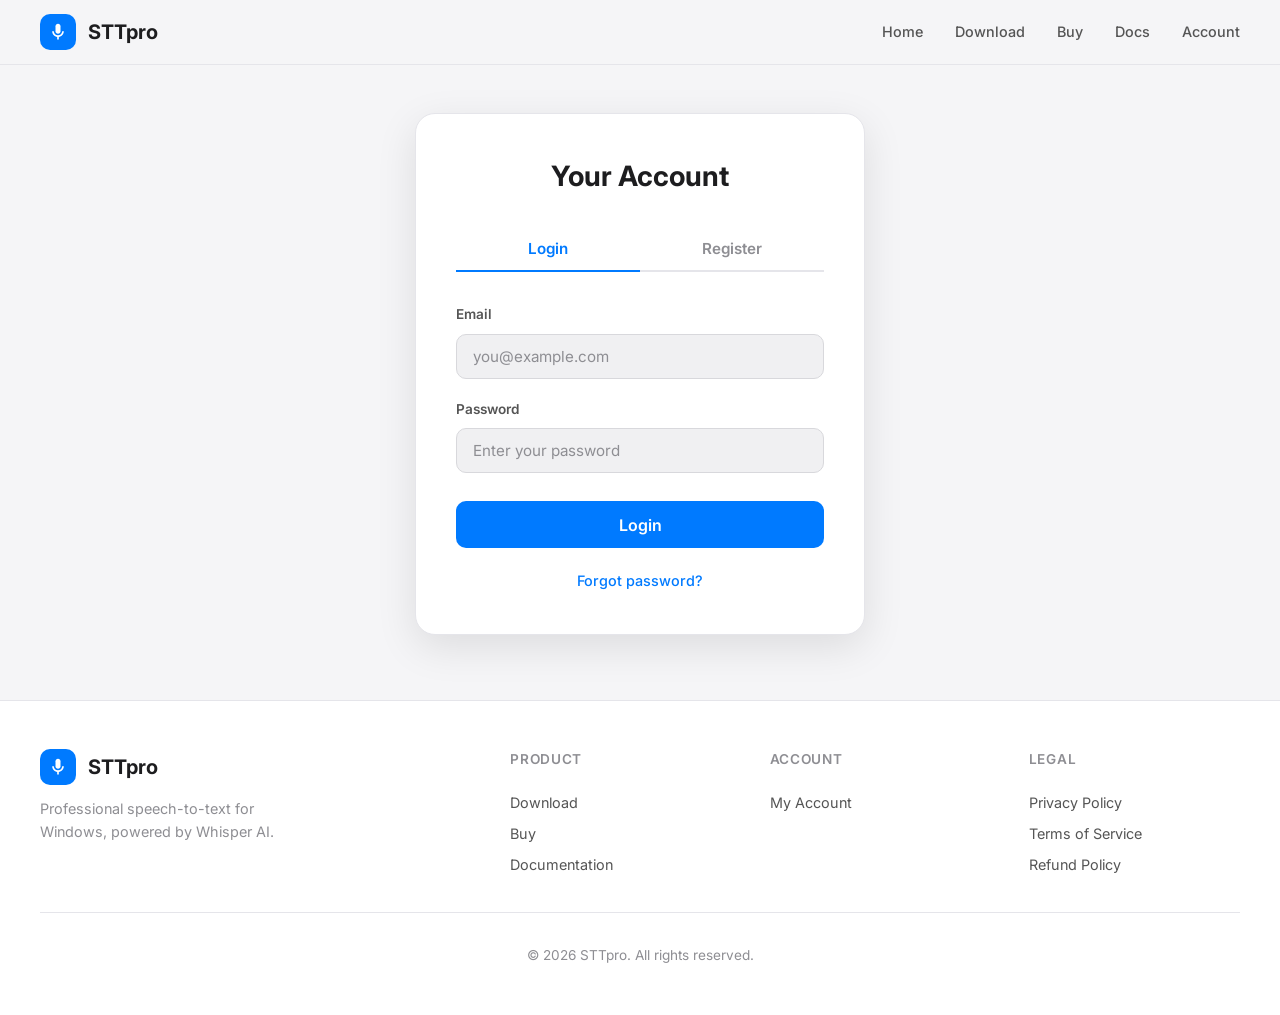
<file: website/account.html>
<!DOCTYPE html>
<html lang="en">
<head>
    <meta charset="UTF-8">
    <meta name="viewport" content="width=device-width, initial-scale=1.0">
    <title>Account - STTpro</title>
    <meta name="description" content="Manage your STTpro account, license key, and subscription.">
    <link rel="icon" type="image/x-icon" href="assets/favicon.ico">
    <meta name="theme-color" content="#007AFF">

    <!-- Fonts & Styles -->
    <link rel="preconnect" href="https://fonts.googleapis.com">
    <link rel="preconnect" href="https://fonts.gstatic.com" crossorigin>
    <link href="https://fonts.googleapis.com/css2?family=Inter:wght@400;500;600;700;800&display=swap" rel="stylesheet">
    <link rel="stylesheet" href="styles.css">
    <style>
        /* ============ Account Page ============ */
        .account-section {
            min-height: calc(100vh - 200px);
            display: flex;
            align-items: center;
            justify-content: center;
            padding: 7rem 2rem 4rem;
            background: var(--bg-primary);
        }

        /* ---- Auth Card (Login / Register) ---- */
        .auth-card {
            width: 100%;
            max-width: 450px;
            background: var(--bg-card);
            border-radius: 20px;
            border: 1px solid var(--border-light);
            box-shadow: var(--shadow-lg);
            padding: 2.5rem;
            animation: fadeInUp 0.5s ease-out;
        }

        .auth-card h2 {
            text-align: center;
            font-size: 1.75rem;
            font-weight: 700;
            margin-bottom: 1.75rem;
            color: var(--text-primary);
        }

        /* Tabs */
        .auth-tabs {
            display: flex;
            border-bottom: 2px solid var(--border-light);
            margin-bottom: 2rem;
        }

        .auth-tab {
            flex: 1;
            padding: 0.75rem 0;
            text-align: center;
            font-size: 0.95rem;
            font-weight: 600;
            color: var(--text-muted);
            background: none;
            border: none;
            cursor: pointer;
            position: relative;
            font-family: inherit;
            transition: color 0.2s;
        }

        .auth-tab::after {
            content: '';
            position: absolute;
            bottom: -2px;
            left: 0;
            right: 0;
            height: 2px;
            background: var(--primary);
            transform: scaleX(0);
            transition: transform 0.25s ease;
        }

        .auth-tab.active {
            color: var(--primary);
        }

        .auth-tab.active::after {
            transform: scaleX(1);
        }

        .auth-tab:hover:not(.active) {
            color: var(--text-secondary);
        }

        /* Forms */
        .auth-form {
            display: none;
        }

        .auth-form.active {
            display: block;
            animation: fadeInUp 0.3s ease-out;
        }

        .form-group {
            margin-bottom: 1.25rem;
        }

        .form-group label {
            display: block;
            font-size: 0.85rem;
            font-weight: 600;
            color: var(--text-secondary);
            margin-bottom: 0.5rem;
        }

        .form-group input {
            width: 100%;
            padding: 0.75rem 1rem;
            background: var(--bg-input);
            border: 1px solid var(--border);
            border-radius: 10px;
            font-size: 0.95rem;
            font-family: inherit;
            color: var(--text-primary);
            outline: none;
            transition: border-color 0.2s, box-shadow 0.2s;
        }

        .form-group input::placeholder {
            color: var(--text-muted);
        }

        .form-group input:focus {
            border-color: var(--primary);
            box-shadow: 0 0 0 3px rgba(0, 122, 255, 0.1);
        }

        .form-actions {
            margin-top: 1.75rem;
        }

        .form-actions .btn {
            width: 100%;
            justify-content: center;
            padding: 0.85rem 1.5rem;
            font-size: 1rem;
        }

        .form-footer {
            text-align: center;
            margin-top: 1.25rem;
        }

        .form-footer a {
            color: var(--primary);
            text-decoration: none;
            font-size: 0.9rem;
            font-weight: 500;
            transition: color 0.2s;
        }

        .form-footer a:hover {
            color: var(--primary-dark);
            text-decoration: underline;
        }

        .form-message {
            text-align: center;
            font-size: 0.85rem;
            margin-top: 1rem;
            padding: 0.75rem;
            border-radius: 8px;
            display: none;
        }

        .form-message.error {
            display: block;
            background: rgba(255, 59, 48, 0.08);
            color: var(--error);
        }

        .form-message.success {
            display: block;
            background: rgba(52, 199, 89, 0.08);
            color: var(--secondary);
        }

        /* ---- Dashboard ---- */
        .dashboard {
            width: 100%;
            max-width: 700px;
            display: none;
            animation: fadeInUp 0.5s ease-out;
        }

        .dashboard.active {
            display: block;
        }

        .dashboard-header {
            margin-bottom: 2rem;
        }

        .dashboard-header h1 {
            font-size: 2rem;
            font-weight: 700;
            color: var(--text-primary);
            margin-bottom: 0.25rem;
        }

        .dashboard-header p {
            color: var(--text-muted);
            font-size: 0.95rem;
        }

        .dashboard-card {
            background: var(--bg-card);
            border-radius: 16px;
            border: 1px solid var(--border-light);
            box-shadow: var(--shadow-sm);
            padding: 2rem;
            margin-bottom: 1.5rem;
        }

        .dashboard-card h3 {
            font-size: 1.1rem;
            font-weight: 600;
            color: var(--text-primary);
            margin-bottom: 1.25rem;
            display: flex;
            align-items: center;
            gap: 0.5rem;
        }

        .dashboard-card h3 svg {
            width: 20px;
            height: 20px;
            fill: var(--primary);
        }

        .license-grid {
            display: grid;
            grid-template-columns: 1fr 1fr;
            gap: 1.25rem;
        }

        .license-field {
            display: flex;
            flex-direction: column;
            gap: 0.35rem;
        }

        .license-field.full-width {
            grid-column: 1 / -1;
        }

        .license-field .field-label {
            font-size: 0.8rem;
            font-weight: 600;
            text-transform: uppercase;
            letter-spacing: 0.04em;
            color: var(--text-muted);
        }

        .license-field .field-value {
            font-size: 0.95rem;
            color: var(--text-primary);
            background: var(--bg-input);
            padding: 0.65rem 1rem;
            border-radius: 8px;
            border: 1px solid var(--border-light);
            font-family: 'Cascadia Code', 'Consolas', 'Courier New', monospace;
            word-break: break-all;
        }

        .status-badge {
            display: inline-flex;
            align-items: center;
            gap: 0.4rem;
            padding: 0.35rem 0.85rem;
            border-radius: 20px;
            font-size: 0.82rem;
            font-weight: 600;
            font-family: 'Inter', sans-serif;
        }

        .status-badge.active {
            background: rgba(52, 199, 89, 0.1);
            color: var(--secondary);
        }

        .status-badge.active::before {
            content: '';
            width: 8px;
            height: 8px;
            border-radius: 50%;
            background: var(--secondary);
        }

        .status-badge.trial {
            background: rgba(255, 149, 0, 0.1);
            color: var(--accent);
        }

        .status-badge.trial::before {
            content: '';
            width: 8px;
            height: 8px;
            border-radius: 50%;
            background: var(--accent);
        }

        .status-badge.expired {
            background: rgba(255, 59, 48, 0.08);
            color: var(--error);
        }

        .status-badge.expired::before {
            content: '';
            width: 8px;
            height: 8px;
            border-radius: 50%;
            background: var(--error);
        }

        /* Account Actions */
        .account-actions {
            display: flex;
            gap: 1rem;
            flex-wrap: wrap;
        }

        .btn-outline {
            display: inline-flex;
            align-items: center;
            gap: 0.5rem;
            padding: 0.7rem 1.25rem;
            border-radius: 10px;
            font-weight: 600;
            font-size: 0.9rem;
            text-decoration: none;
            cursor: pointer;
            font-family: inherit;
            transition: all 0.2s;
            background: var(--bg-card);
            color: var(--text-primary);
            border: 1px solid var(--border);
        }

        .btn-outline:hover {
            border-color: var(--primary);
            color: var(--primary);
        }

        .btn-outline svg {
            width: 18px;
            height: 18px;
            fill: currentColor;
        }

        .btn-danger {
            color: var(--error);
            border-color: rgba(255, 59, 48, 0.3);
        }

        .btn-danger:hover {
            color: var(--error);
            border-color: var(--error);
            background: rgba(255, 59, 48, 0.04);
        }

        /* ---- Change Password Modal ---- */
        .modal-overlay {
            display: none;
            position: fixed;
            inset: 0;
            background: rgba(0, 0, 0, 0.4);
            backdrop-filter: blur(4px);
            z-index: 2000;
            align-items: center;
            justify-content: center;
            padding: 2rem;
        }

        .modal-overlay.active {
            display: flex;
        }

        .modal-card {
            background: var(--bg-card);
            border-radius: 20px;
            padding: 2.5rem;
            width: 100%;
            max-width: 420px;
            box-shadow: var(--shadow-xl);
            animation: fadeInUp 0.3s ease-out;
        }

        .modal-card h3 {
            font-size: 1.35rem;
            font-weight: 700;
            margin-bottom: 1.5rem;
            color: var(--text-primary);
        }

        .modal-actions {
            display: flex;
            gap: 0.75rem;
            margin-top: 1.75rem;
        }

        .modal-actions .btn {
            flex: 1;
            justify-content: center;
        }

        /* ---- Responsive ---- */
        @media (max-width: 600px) {
            .account-section {
                padding: 5.5rem 1.25rem 3rem;
                align-items: flex-start;
            }

            .auth-card {
                padding: 2rem 1.5rem;
            }

            .dashboard-card {
                padding: 1.5rem;
            }

            .license-grid {
                grid-template-columns: 1fr;
            }

            .account-actions {
                flex-direction: column;
            }

            .account-actions .btn-outline {
                justify-content: center;
            }
        }
    </style>
</head>
<body>
    <!-- Navigation -->
    <nav>
        <div class="nav-container">
            <a href="index.html" class="logo">
                <div class="logo-icon">
                    <svg viewBox="0 0 24 24"><path d="M12 14c1.66 0 3-1.34 3-3V5c0-1.66-1.34-3-3-3S9 3.34 9 5v6c0 1.66 1.34 3 3 3z"/><path d="M17 11c0 2.76-2.24 5-5 5s-5-2.24-5-5H5c0 3.53 2.61 6.43 6 6.92V21h2v-3.08c3.39-.49 6-3.39 6-6.92h-2z"/></svg>
                </div>
                STTpro
            </a>
            <div class="hamburger" onclick="toggleMenu()">
                <span></span>
                <span></span>
                <span></span>
            </div>
            <div class="nav-links">
                <a href="index.html">Home</a>
                <a href="download.html">Download</a>
                <a href="buy.html">Buy</a>
                <a href="docs.html">Docs</a>
                <a href="account.html">Account</a>
            </div>
        </div>
    </nav>

    <!-- Account Section -->
    <section class="account-section">

        <!-- ============ Login / Register Card ============ -->
        <div class="auth-card" id="authCard">
            <h2>Your Account</h2>

            <div class="auth-tabs">
                <button class="auth-tab active" data-tab="login" onclick="switchTab('login')">Login</button>
                <button class="auth-tab" data-tab="register" onclick="switchTab('register')">Register</button>
            </div>

            <!-- Login Form -->
            <form class="auth-form active" id="loginForm" onsubmit="handleLogin(event)">
                <div class="form-group">
                    <label for="loginEmail">Email</label>
                    <input type="email" id="loginEmail" placeholder="you@example.com" required>
                </div>
                <div class="form-group">
                    <label for="loginPassword">Password</label>
                    <input type="password" id="loginPassword" placeholder="Enter your password" required>
                </div>
                <div class="form-actions">
                    <button type="submit" class="btn btn-primary">Login</button>
                </div>
                <div class="form-footer">
                    <a href="#" onclick="handleForgotPassword(event)">Forgot password?</a>
                </div>
                <div class="form-message" id="loginMessage"></div>
            </form>

            <!-- Register Form -->
            <form class="auth-form" id="registerForm" onsubmit="handleRegister(event)">
                <div class="form-group">
                    <label for="registerEmail">Email</label>
                    <input type="email" id="registerEmail" placeholder="you@example.com" required>
                </div>
                <div class="form-group">
                    <label for="registerPassword">Password</label>
                    <input type="password" id="registerPassword" placeholder="Create a password" required minlength="8">
                </div>
                <div class="form-group">
                    <label for="registerConfirm">Confirm Password</label>
                    <input type="password" id="registerConfirm" placeholder="Confirm your password" required minlength="8">
                </div>
                <div class="form-actions">
                    <button type="submit" class="btn btn-primary">Register</button>
                </div>
                <div class="form-message" id="registerMessage"></div>
            </form>
        </div>

        <!-- ============ Dashboard ============ -->
        <div class="dashboard" id="dashboard">
            <div class="dashboard-header">
                <h1>Welcome back</h1>
                <p id="dashboardEmail">user@example.com</p>
            </div>

            <!-- License Card -->
            <div class="dashboard-card">
                <h3>
                    <svg viewBox="0 0 24 24"><path d="M18 8h-1V6c0-2.76-2.24-5-5-5S7 3.24 7 6v2H6c-1.1 0-2 .9-2 2v10c0 1.1.9 2 2 2h12c1.1 0 2-.9 2-2V10c0-1.1-.9-2-2-2zm-6 9c-1.1 0-2-.9-2-2s.9-2 2-2 2 .9 2 2-.9 2-2 2zm3.1-9H8.9V6c0-1.71 1.39-3.1 3.1-3.1 1.71 0 3.1 1.39 3.1 3.1v2z"/></svg>
                    License
                </h3>
                <div class="license-grid">
                    <div class="license-field full-width">
                        <span class="field-label">License Key</span>
                        <span class="field-value" id="licenseKey">XXXX-XXXX-XXXX-XXXX</span>
                    </div>
                    <div class="license-field">
                        <span class="field-label">Status</span>
                        <span>
                            <span class="status-badge active" id="licenseStatus">Active</span>
                        </span>
                    </div>
                    <div class="license-field">
                        <span class="field-label">Machine ID</span>
                        <span class="field-value" id="machineId">a1b2c3d4e5f6</span>
                    </div>
                </div>
            </div>

            <!-- Account Actions Card -->
            <div class="dashboard-card">
                <h3>
                    <svg viewBox="0 0 24 24"><path d="M12 12c2.21 0 4-1.79 4-4s-1.79-4-4-4-4 1.79-4 4 1.79 4 4 4zm0 2c-2.67 0-8 1.34-8 4v2h16v-2c0-2.66-5.33-4-8-4z"/></svg>
                    Account
                </h3>
                <div class="account-actions">
                    <button class="btn-outline" onclick="openChangePassword()">
                        <svg viewBox="0 0 24 24"><path d="M12.65 10C11.83 7.67 9.61 6 7 6c-3.31 0-6 2.69-6 6s2.69 6 6 6c2.61 0 4.83-1.67 5.65-4H17v4h4v-4h2v-4H12.65zM7 14c-1.1 0-2-.9-2-2s.9-2 2-2 2 .9 2 2-.9 2-2 2z"/></svg>
                        Change Password
                    </button>
                    <button class="btn-outline btn-danger" onclick="handleLogout()">
                        <svg viewBox="0 0 24 24"><path d="M17 7l-1.41 1.41L18.17 11H8v2h10.17l-2.58 2.58L17 17l5-5zM4 5h8V3H4c-1.1 0-2 .9-2 2v14c0 1.1.9 2 2 2h8v-2H4V5z"/></svg>
                        Logout
                    </button>
                </div>
            </div>
        </div>
    </section>

    <!-- Change Password Modal -->
    <div class="modal-overlay" id="changePasswordModal">
        <div class="modal-card">
            <h3>Change Password</h3>
            <form onsubmit="handleChangePassword(event)">
                <div class="form-group">
                    <label for="currentPassword">Current Password</label>
                    <input type="password" id="currentPassword" placeholder="Enter current password" required>
                </div>
                <div class="form-group">
                    <label for="newPassword">New Password</label>
                    <input type="password" id="newPassword" placeholder="Enter new password" required minlength="8">
                </div>
                <div class="form-group">
                    <label for="confirmNewPassword">Confirm New Password</label>
                    <input type="password" id="confirmNewPassword" placeholder="Confirm new password" required minlength="8">
                </div>
                <div class="form-message" id="changePasswordMessage"></div>
                <div class="modal-actions">
                    <button type="button" class="btn btn-secondary" onclick="closeChangePassword()">Cancel</button>
                    <button type="submit" class="btn btn-primary">Update Password</button>
                </div>
            </form>
        </div>
    </div>

    <!-- Footer -->
    <footer>
        <div class="footer-container">
            <div class="footer-brand">
                <a href="index.html" class="logo">
                    <div class="logo-icon">
                        <svg viewBox="0 0 24 24"><path d="M12 14c1.66 0 3-1.34 3-3V5c0-1.66-1.34-3-3-3S9 3.34 9 5v6c0 1.66 1.34 3 3 3z"/><path d="M17 11c0 2.76-2.24 5-5 5s-5-2.24-5-5H5c0 3.53 2.61 6.43 6 6.92V21h2v-3.08c3.39-.49 6-3.39 6-6.92h-2z"/></svg>
                    </div>
                    STTpro
                </a>
                <p>Professional speech-to-text for Windows, powered by Whisper AI.</p>
            </div>
            <div class="footer-col">
                <h4>Product</h4>
                <a href="download.html">Download</a>
                <a href="buy.html">Buy</a>
                <a href="docs.html">Documentation</a>
            </div>
            <div class="footer-col">
                <h4>Account</h4>
                <a href="account.html">My Account</a>
            </div>
            <div class="footer-col">
                <h4>Legal</h4>
                <a href="privacy.html">Privacy Policy</a>
                <a href="terms.html">Terms of Service</a>
                <a href="refund.html">Refund Policy</a>
            </div>
        </div>
        <div class="footer-bottom">
            &copy; 2026 STTpro. All rights reserved.
        </div>
    </footer>

    <script>
        // Mobile menu toggle
        function toggleMenu() {
            document.querySelector('.hamburger').classList.toggle('active');
            document.querySelector('.nav-links').classList.toggle('active');
        }

        // ============ Tab Switching ============
        function switchTab(tab) {
            // Update tab buttons
            document.querySelectorAll('.auth-tab').forEach(function(t) {
                t.classList.toggle('active', t.dataset.tab === tab);
            });
            // Update forms
            document.getElementById('loginForm').classList.toggle('active', tab === 'login');
            document.getElementById('registerForm').classList.toggle('active', tab === 'register');
            // Clear messages
            clearMessages();
        }

        function clearMessages() {
            document.querySelectorAll('.form-message').forEach(function(m) {
                m.className = 'form-message';
                m.textContent = '';
            });
        }

        function showMessage(elementId, text, type) {
            var el = document.getElementById(elementId);
            el.textContent = text;
            el.className = 'form-message ' + type;
        }

        // ============ Login ============
        function handleLogin(e) {
            e.preventDefault();
            var email = document.getElementById('loginEmail').value.trim();
            var password = document.getElementById('loginPassword').value;

            if (!email || !password) {
                showMessage('loginMessage', 'Please fill in all fields.', 'error');
                return;
            }

            // Simulated login success
            showDashboard(email);
        }

        // ============ Register ============
        function handleRegister(e) {
            e.preventDefault();
            var email = document.getElementById('registerEmail').value.trim();
            var password = document.getElementById('registerPassword').value;
            var confirm = document.getElementById('registerConfirm').value;

            if (!email || !password || !confirm) {
                showMessage('registerMessage', 'Please fill in all fields.', 'error');
                return;
            }

            if (password !== confirm) {
                showMessage('registerMessage', 'Passwords do not match.', 'error');
                return;
            }

            if (password.length < 8) {
                showMessage('registerMessage', 'Password must be at least 8 characters.', 'error');
                return;
            }

            showMessage('registerMessage', 'Account created successfully! You can now log in.', 'success');
            setTimeout(function() {
                switchTab('login');
                document.getElementById('loginEmail').value = email;
            }, 1500);
        }

        // ============ Forgot Password ============
        function handleForgotPassword(e) {
            e.preventDefault();
            var email = document.getElementById('loginEmail').value.trim();
            if (!email) {
                showMessage('loginMessage', 'Enter your email above, then click forgot password.', 'error');
                return;
            }
            showMessage('loginMessage', 'Password reset link sent to ' + email, 'success');
        }

        // ============ Show Dashboard ============
        function showDashboard(email) {
            document.getElementById('authCard').style.display = 'none';
            var dashboard = document.getElementById('dashboard');
            dashboard.classList.add('active');
            document.getElementById('dashboardEmail').textContent = email;

            // Simulated license data
            document.getElementById('licenseKey').textContent = 'STTP-R4K9-M2X7-Q8B1';
            document.getElementById('machineId').textContent = 'a3f8c1d7e5b2';
        }

        // ============ Logout ============
        function handleLogout() {
            document.getElementById('dashboard').classList.remove('active');
            document.getElementById('authCard').style.display = '';
            document.getElementById('loginEmail').value = '';
            document.getElementById('loginPassword').value = '';
            clearMessages();
        }

        // ============ Change Password Modal ============
        function openChangePassword() {
            document.getElementById('changePasswordModal').classList.add('active');
        }

        function closeChangePassword() {
            document.getElementById('changePasswordModal').classList.remove('active');
            document.getElementById('currentPassword').value = '';
            document.getElementById('newPassword').value = '';
            document.getElementById('confirmNewPassword').value = '';
            var msg = document.getElementById('changePasswordMessage');
            msg.className = 'form-message';
            msg.textContent = '';
        }

        function handleChangePassword(e) {
            e.preventDefault();
            var current = document.getElementById('currentPassword').value;
            var newPw = document.getElementById('newPassword').value;
            var confirm = document.getElementById('confirmNewPassword').value;

            if (!current || !newPw || !confirm) {
                showMessage('changePasswordMessage', 'Please fill in all fields.', 'error');
                return;
            }

            if (newPw !== confirm) {
                showMessage('changePasswordMessage', 'New passwords do not match.', 'error');
                return;
            }

            if (newPw.length < 8) {
                showMessage('changePasswordMessage', 'Password must be at least 8 characters.', 'error');
                return;
            }

            showMessage('changePasswordMessage', 'Password updated successfully!', 'success');
            setTimeout(closeChangePassword, 1500);
        }

        // Close modal on overlay click
        document.getElementById('changePasswordModal').addEventListener('click', function(e) {
            if (e.target === this) closeChangePassword();
        });
    </script>
</body>
</html>
</file>
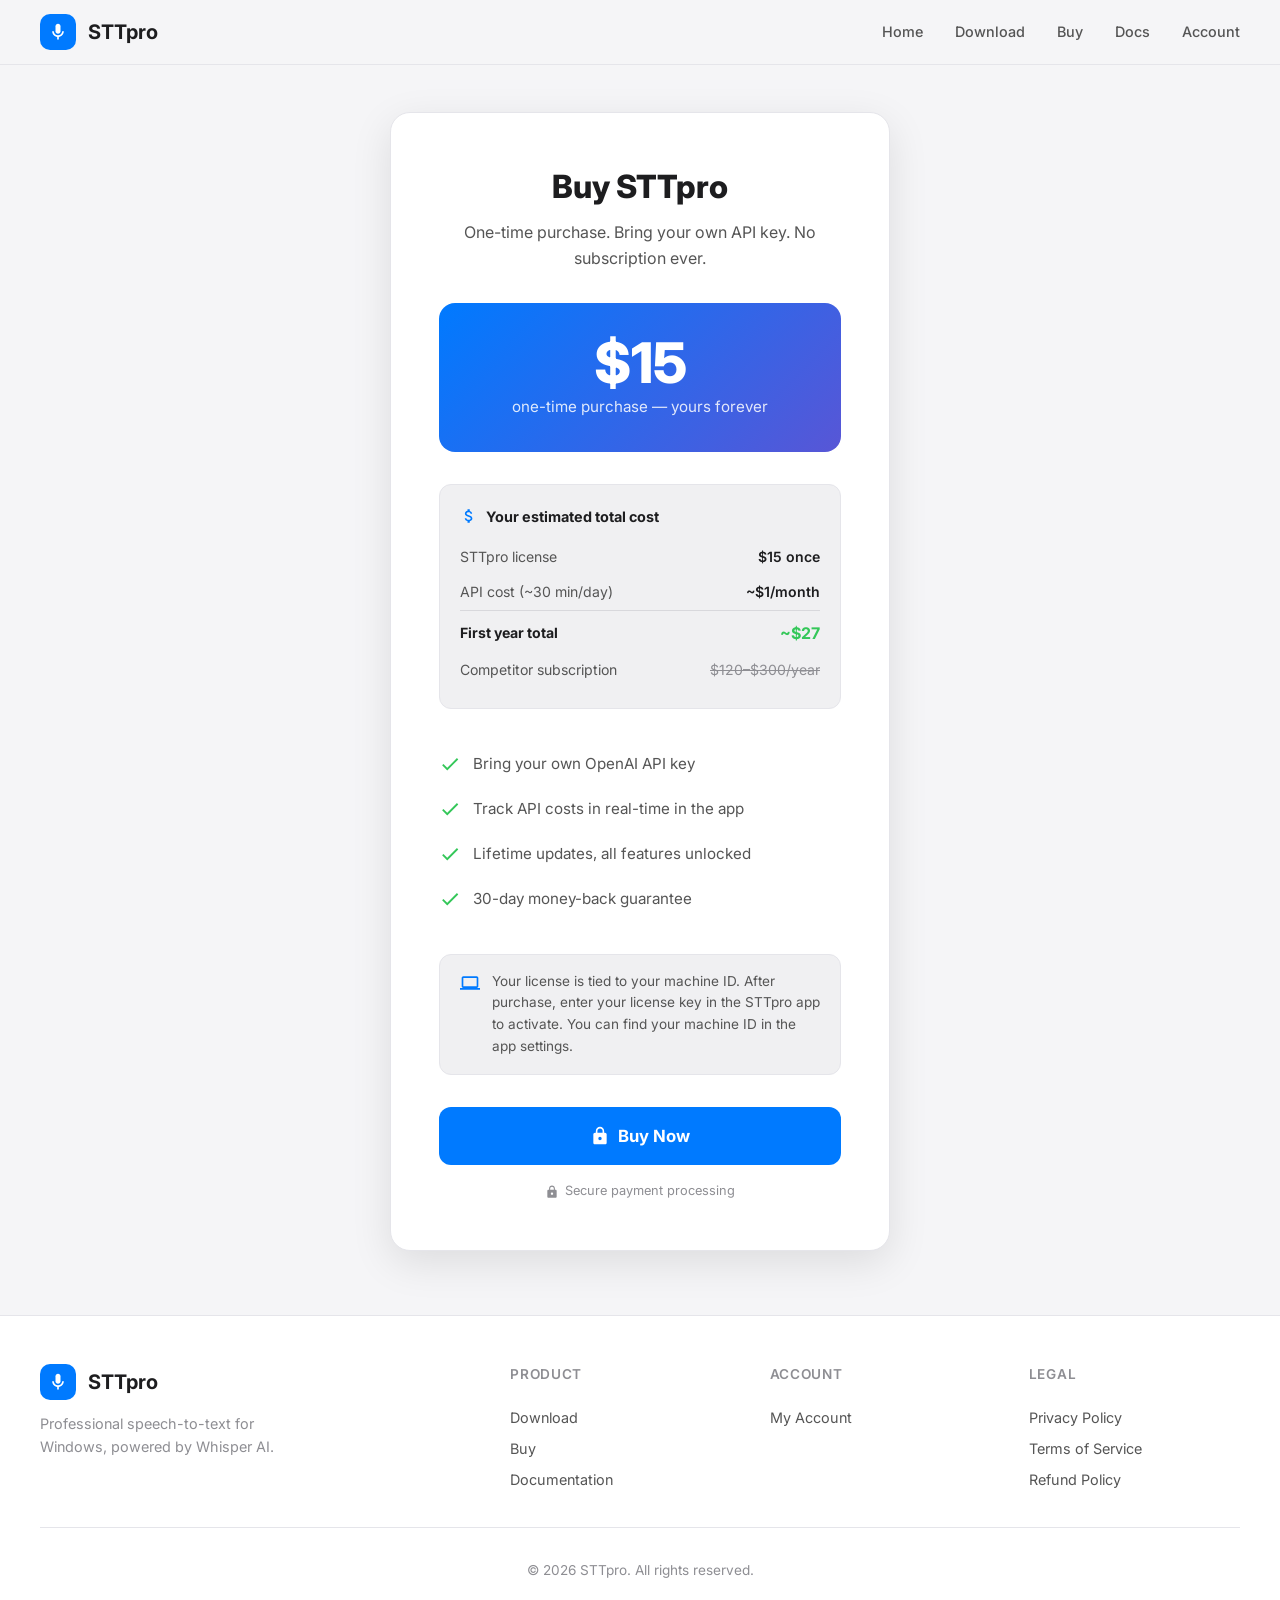
<file: website/buy.html>
<!DOCTYPE html>
<html lang="en">
<head>
    <meta charset="UTF-8">
    <meta name="viewport" content="width=device-width, initial-scale=1.0">
    <title>Buy STTpro - $15 One-Time Purchase | Bring Your Own API Key</title>
    <meta name="description" content="Buy STTpro for $15 one-time. Bring your own OpenAI API key and pay only for what you use. No subscription, no monthly fees. Save up to 96% vs competitors.">
    <link rel="icon" type="image/x-icon" href="assets/favicon.ico">
    <meta name="theme-color" content="#007AFF">
    <link rel="preconnect" href="https://fonts.googleapis.com">
    <link rel="preconnect" href="https://fonts.gstatic.com" crossorigin>
    <link href="https://fonts.googleapis.com/css2?family=Inter:wght@400;500;600;700;800&display=swap" rel="stylesheet">
    <link rel="stylesheet" href="styles.css">
    <style>
        .buy-page {
            min-height: 100vh;
            display: flex;
            flex-direction: column;
            align-items: center;
            justify-content: center;
            padding: 7rem 2rem 4rem;
            background: var(--bg-primary);
        }

        .buy-card {
            background: var(--bg-card);
            border-radius: 20px;
            padding: 3rem;
            max-width: 500px;
            width: 100%;
            border: 1px solid var(--border-light);
            box-shadow: var(--shadow-lg);
            animation: fadeInUp 0.6s ease-out;
        }

        .buy-card h1 {
            font-size: 2rem;
            font-weight: 800;
            text-align: center;
            margin-bottom: 0.5rem;
            color: var(--text-primary);
        }

        .buy-subtitle {
            text-align: center;
            color: var(--text-secondary);
            font-size: 1rem;
            margin-bottom: 2rem;
        }

        /* Price box */
        .price-box {
            background: linear-gradient(135deg, var(--primary), #5856D6);
            border-radius: 16px;
            padding: 2rem;
            text-align: center;
            margin-bottom: 2rem;
            color: white;
        }

        .price-box .price {
            font-size: 3.5rem;
            font-weight: 800;
            line-height: 1;
            margin-bottom: 0.25rem;
        }

        .price-box .price-note {
            font-size: 0.95rem;
            opacity: 0.85;
        }

        /* Features list */
        .features-list {
            list-style: none;
            margin-bottom: 2rem;
        }

        .features-list li {
            display: flex;
            align-items: center;
            gap: 0.75rem;
            padding: 0.65rem 0;
            color: var(--text-secondary);
            font-size: 0.95rem;
        }

        .features-list li svg {
            width: 22px;
            height: 22px;
            fill: var(--secondary);
            flex-shrink: 0;
        }

        /* Cost estimate */
        .cost-estimate {
            background: var(--bg-input);
            border: 1px solid var(--border-light);
            border-radius: 12px;
            padding: 1.25rem;
            margin-bottom: 2rem;
        }

        .cost-estimate-header {
            display: flex;
            align-items: center;
            gap: 0.5rem;
            margin-bottom: 0.75rem;
            font-size: 0.9rem;
        }

        .cost-estimate-table {
            width: 100%;
            border-collapse: collapse;
        }

        .cost-estimate-table td {
            padding: 0.4rem 0;
            font-size: 0.88rem;
            color: var(--text-secondary);
        }

        .cost-estimate-table .cost-val {
            text-align: right;
            font-weight: 600;
            color: var(--text-primary);
        }

        .cost-estimate-table .cost-total {
            border-top: 1px solid var(--border);
        }

        .cost-estimate-table .cost-total td {
            padding-top: 0.6rem;
            font-weight: 700;
            color: var(--text-primary);
        }

        .cost-val.highlight {
            color: var(--secondary) !important;
            font-size: 1rem;
        }

        .cost-val.strikethrough {
            text-decoration: line-through;
            color: var(--text-muted) !important;
            font-weight: 400;
        }

        /* Machine ID info box */
        .machine-info {
            background: var(--bg-input);
            border: 1px solid var(--border-light);
            border-radius: 12px;
            padding: 1rem 1.25rem;
            margin-bottom: 2rem;
            display: flex;
            align-items: flex-start;
            gap: 0.75rem;
        }

        .machine-info svg {
            width: 20px;
            height: 20px;
            fill: var(--primary);
            flex-shrink: 0;
            margin-top: 2px;
        }

        .machine-info p {
            color: var(--text-secondary);
            font-size: 0.85rem;
            line-height: 1.6;
        }

        /* Buy button */
        .buy-btn {
            display: flex;
            align-items: center;
            justify-content: center;
            gap: 0.5rem;
            width: 100%;
            padding: 1rem;
            background: var(--primary);
            color: white;
            font-size: 1.05rem;
            font-weight: 700;
            border: none;
            border-radius: 12px;
            cursor: pointer;
            font-family: inherit;
            transition: all 0.2s;
            text-decoration: none;
        }

        .buy-btn:hover {
            background: var(--primary-dark);
            transform: translateY(-2px);
            box-shadow: 0 8px 25px rgba(0, 122, 255, 0.3);
        }

        .buy-btn svg {
            width: 20px;
            height: 20px;
            fill: currentColor;
        }

        /* Secure note */
        .secure-note {
            display: flex;
            align-items: center;
            justify-content: center;
            gap: 0.4rem;
            margin-top: 1rem;
            color: var(--text-muted);
            font-size: 0.8rem;
        }

        .secure-note svg {
            width: 14px;
            height: 14px;
            fill: var(--text-muted);
        }

        @media (max-width: 600px) {
            .buy-page {
                padding: 5rem 1.25rem 3rem;
            }

            .buy-card {
                padding: 2rem 1.5rem;
            }

            .buy-card h1 {
                font-size: 1.75rem;
            }

            .price-box .price {
                font-size: 2.75rem;
            }
        }
    </style>
</head>
<body>
    <!-- Navigation -->
    <nav>
        <div class="nav-container">
            <a href="index.html" class="logo">
                <div class="logo-icon">
                    <svg viewBox="0 0 24 24"><path d="M12 14c1.66 0 3-1.34 3-3V5c0-1.66-1.34-3-3-3S9 3.34 9 5v6c0 1.66 1.34 3 3 3z"/><path d="M17 11c0 2.76-2.24 5-5 5s-5-2.24-5-5H5c0 3.53 2.61 6.43 6 6.92V21h2v-3.08c3.39-.49 6-3.39 6-6.92h-2z"/></svg>
                </div>
                STTpro
            </a>
            <div class="hamburger" onclick="toggleMenu()">
                <span></span>
                <span></span>
                <span></span>
            </div>
            <div class="nav-links">
                <a href="index.html">Home</a>
                <a href="download.html">Download</a>
                <a href="buy.html">Buy</a>
                <a href="docs.html">Docs</a>
                <a href="account.html">Account</a>
            </div>
        </div>
    </nav>

    <!-- Buy Section -->
    <section class="buy-page">
        <div class="buy-card">
            <h1>Buy STTpro</h1>
            <p class="buy-subtitle">One-time purchase. Bring your own API key. No subscription ever.</p>

            <div class="price-box">
                <div class="price">$15</div>
                <div class="price-note">one-time purchase &mdash; yours forever</div>
            </div>

            <div class="cost-estimate">
                <div class="cost-estimate-header">
                    <svg width="18" height="18" viewBox="0 0 24 24" fill="var(--primary)"><path d="M11.8 10.9c-2.27-.59-3-1.2-3-2.15 0-1.09 1.01-1.85 2.7-1.85 1.78 0 2.44.85 2.5 2.1h2.21c-.07-1.72-1.12-3.3-3.21-3.81V3h-3v2.16c-1.94.42-3.5 1.68-3.5 3.61 0 2.31 1.91 3.46 4.7 4.13 2.5.6 3 1.48 3 2.41 0 .69-.49 1.79-2.7 1.79-2.06 0-2.87-.92-2.98-2.1h-2.2c.12 2.19 1.76 3.42 3.68 3.83V21h3v-2.15c1.95-.37 3.5-1.5 3.5-3.55 0-2.84-2.43-3.81-4.7-4.4z"/></svg>
                    <strong>Your estimated total cost</strong>
                </div>
                <table class="cost-estimate-table">
                    <tr>
                        <td>STTpro license</td>
                        <td class="cost-val">$15 once</td>
                    </tr>
                    <tr>
                        <td>API cost (~30 min/day)</td>
                        <td class="cost-val">~$1/month</td>
                    </tr>
                    <tr class="cost-total">
                        <td>First year total</td>
                        <td class="cost-val highlight">~$27</td>
                    </tr>
                    <tr>
                        <td>Competitor subscription</td>
                        <td class="cost-val strikethrough">$120&ndash;$300/year</td>
                    </tr>
                </table>
            </div>

            <ul class="features-list">
                <li>
                    <svg viewBox="0 0 24 24"><path d="M9 16.17L4.83 12l-1.42 1.41L9 19 21 7l-1.41-1.41z"/></svg>
                    Bring your own OpenAI API key
                </li>
                <li>
                    <svg viewBox="0 0 24 24"><path d="M9 16.17L4.83 12l-1.42 1.41L9 19 21 7l-1.41-1.41z"/></svg>
                    Track API costs in real-time in the app
                </li>
                <li>
                    <svg viewBox="0 0 24 24"><path d="M9 16.17L4.83 12l-1.42 1.41L9 19 21 7l-1.41-1.41z"/></svg>
                    Lifetime updates, all features unlocked
                </li>
                <li>
                    <svg viewBox="0 0 24 24"><path d="M9 16.17L4.83 12l-1.42 1.41L9 19 21 7l-1.41-1.41z"/></svg>
                    30-day money-back guarantee
                </li>
            </ul>

            <div class="machine-info">
                <svg viewBox="0 0 24 24"><path d="M20 18c1.1 0 1.99-.9 1.99-2L22 6c0-1.1-.9-2-2-2H4c-1.1 0-2 .9-2 2v10c0 1.1.9 2 2 2H0v2h24v-2h-4zM4 6h16v10H4V6z"/></svg>
                <p>Your license is tied to your machine ID. After purchase, enter your license key in the STTpro app to activate. You can find your machine ID in the app settings.</p>
            </div>

            <a href="#" class="buy-btn">
                <svg viewBox="0 0 24 24"><path d="M18 8h-1V6c0-2.76-2.24-5-5-5S7 3.24 7 6v2H6c-1.1 0-2 .9-2 2v10c0 1.1.9 2 2 2h12c1.1 0 2-.9 2-2V10c0-1.1-.9-2-2-2zm-6 9c-1.1 0-2-.9-2-2s.9-2 2-2 2 .9 2 2-.9 2-2 2zm3.1-9H8.9V6c0-1.71 1.39-3.1 3.1-3.1 1.71 0 3.1 1.39 3.1 3.1v2z"/></svg>
                Buy Now
            </a>

            <div class="secure-note">
                <svg viewBox="0 0 24 24"><path d="M18 8h-1V6c0-2.76-2.24-5-5-5S7 3.24 7 6v2H6c-1.1 0-2 .9-2 2v10c0 1.1.9 2 2 2h12c1.1 0 2-.9 2-2V10c0-1.1-.9-2-2-2zm-6 9c-1.1 0-2-.9-2-2s.9-2 2-2 2 .9 2 2-.9 2-2 2zm3.1-9H8.9V6c0-1.71 1.39-3.1 3.1-3.1 1.71 0 3.1 1.39 3.1 3.1v2z"/></svg>
                Secure payment processing
            </div>
        </div>
    </section>

    <!-- Footer -->
    <footer>
        <div class="footer-container">
            <div class="footer-brand">
                <a href="index.html" class="logo">
                    <div class="logo-icon">
                        <svg viewBox="0 0 24 24"><path d="M12 14c1.66 0 3-1.34 3-3V5c0-1.66-1.34-3-3-3S9 3.34 9 5v6c0 1.66 1.34 3 3 3z"/><path d="M17 11c0 2.76-2.24 5-5 5s-5-2.24-5-5H5c0 3.53 2.61 6.43 6 6.92V21h2v-3.08c3.39-.49 6-3.39 6-6.92h-2z"/></svg>
                    </div>
                    STTpro
                </a>
                <p>Professional speech-to-text for Windows, powered by Whisper AI.</p>
            </div>
            <div class="footer-col">
                <h4>Product</h4>
                <a href="download.html">Download</a>
                <a href="buy.html">Buy</a>
                <a href="docs.html">Documentation</a>
            </div>
            <div class="footer-col">
                <h4>Account</h4>
                <a href="account.html">My Account</a>
            </div>
            <div class="footer-col">
                <h4>Legal</h4>
                <a href="privacy.html">Privacy Policy</a>
                <a href="terms.html">Terms of Service</a>
                <a href="refund.html">Refund Policy</a>
            </div>
        </div>
        <div class="footer-bottom">
            &copy; 2026 STTpro. All rights reserved.
        </div>
    </footer>

    <script>
        function toggleMenu() {
            document.querySelector('.hamburger').classList.toggle('active');
            document.querySelector('.nav-links').classList.toggle('active');
        }
    </script>
</body>
</html>
</file>
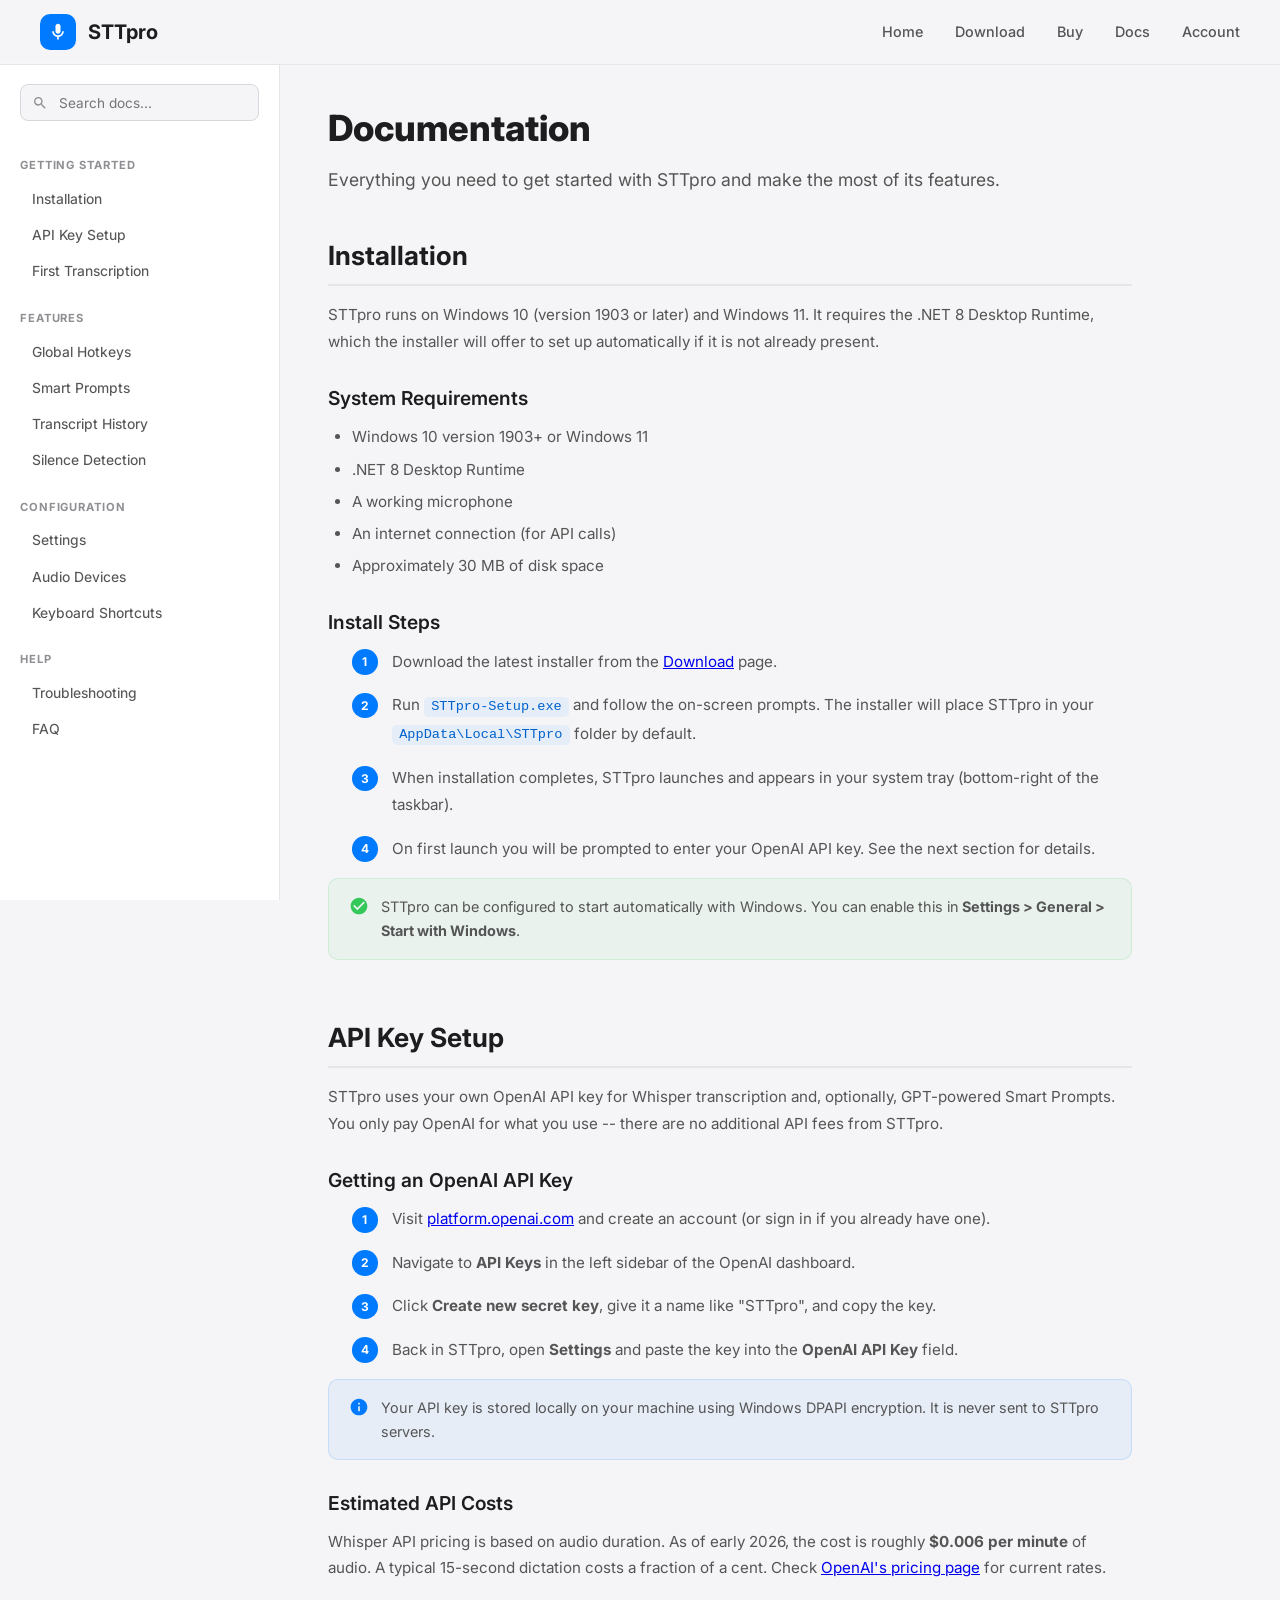
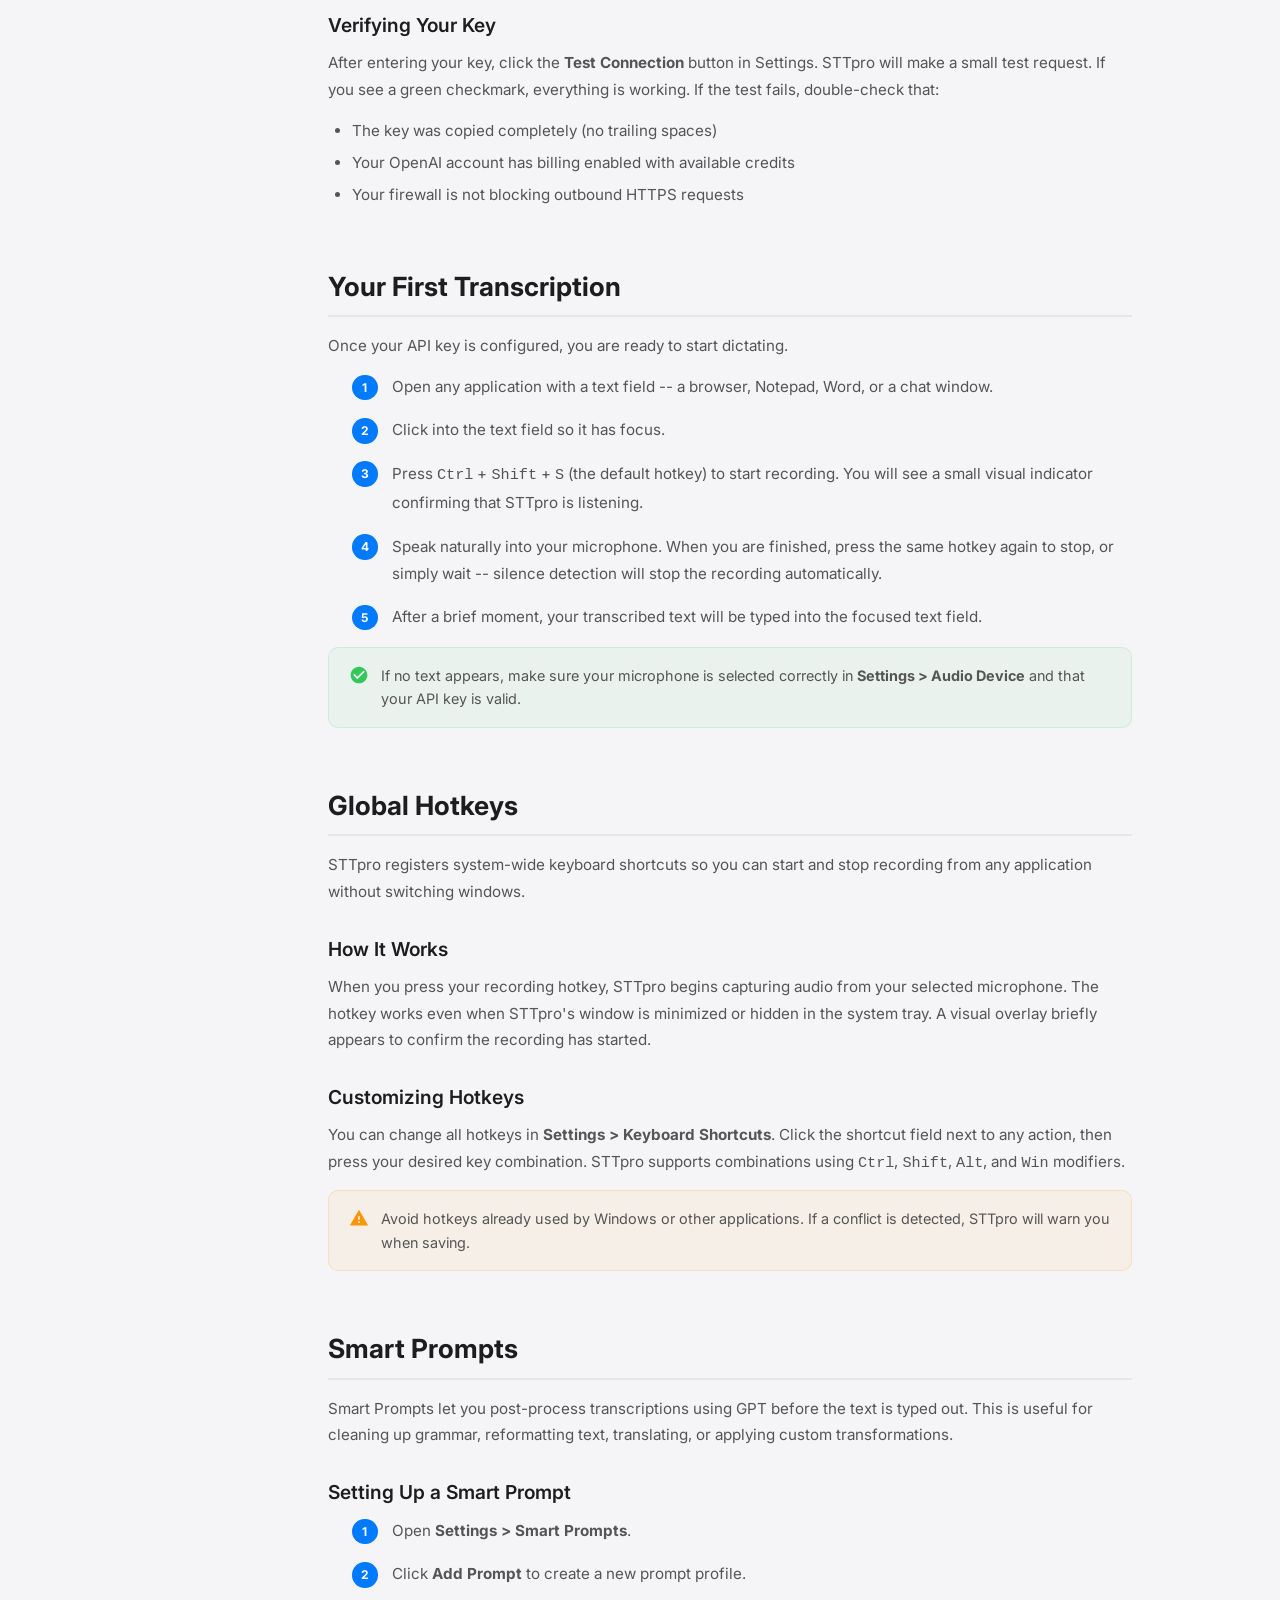
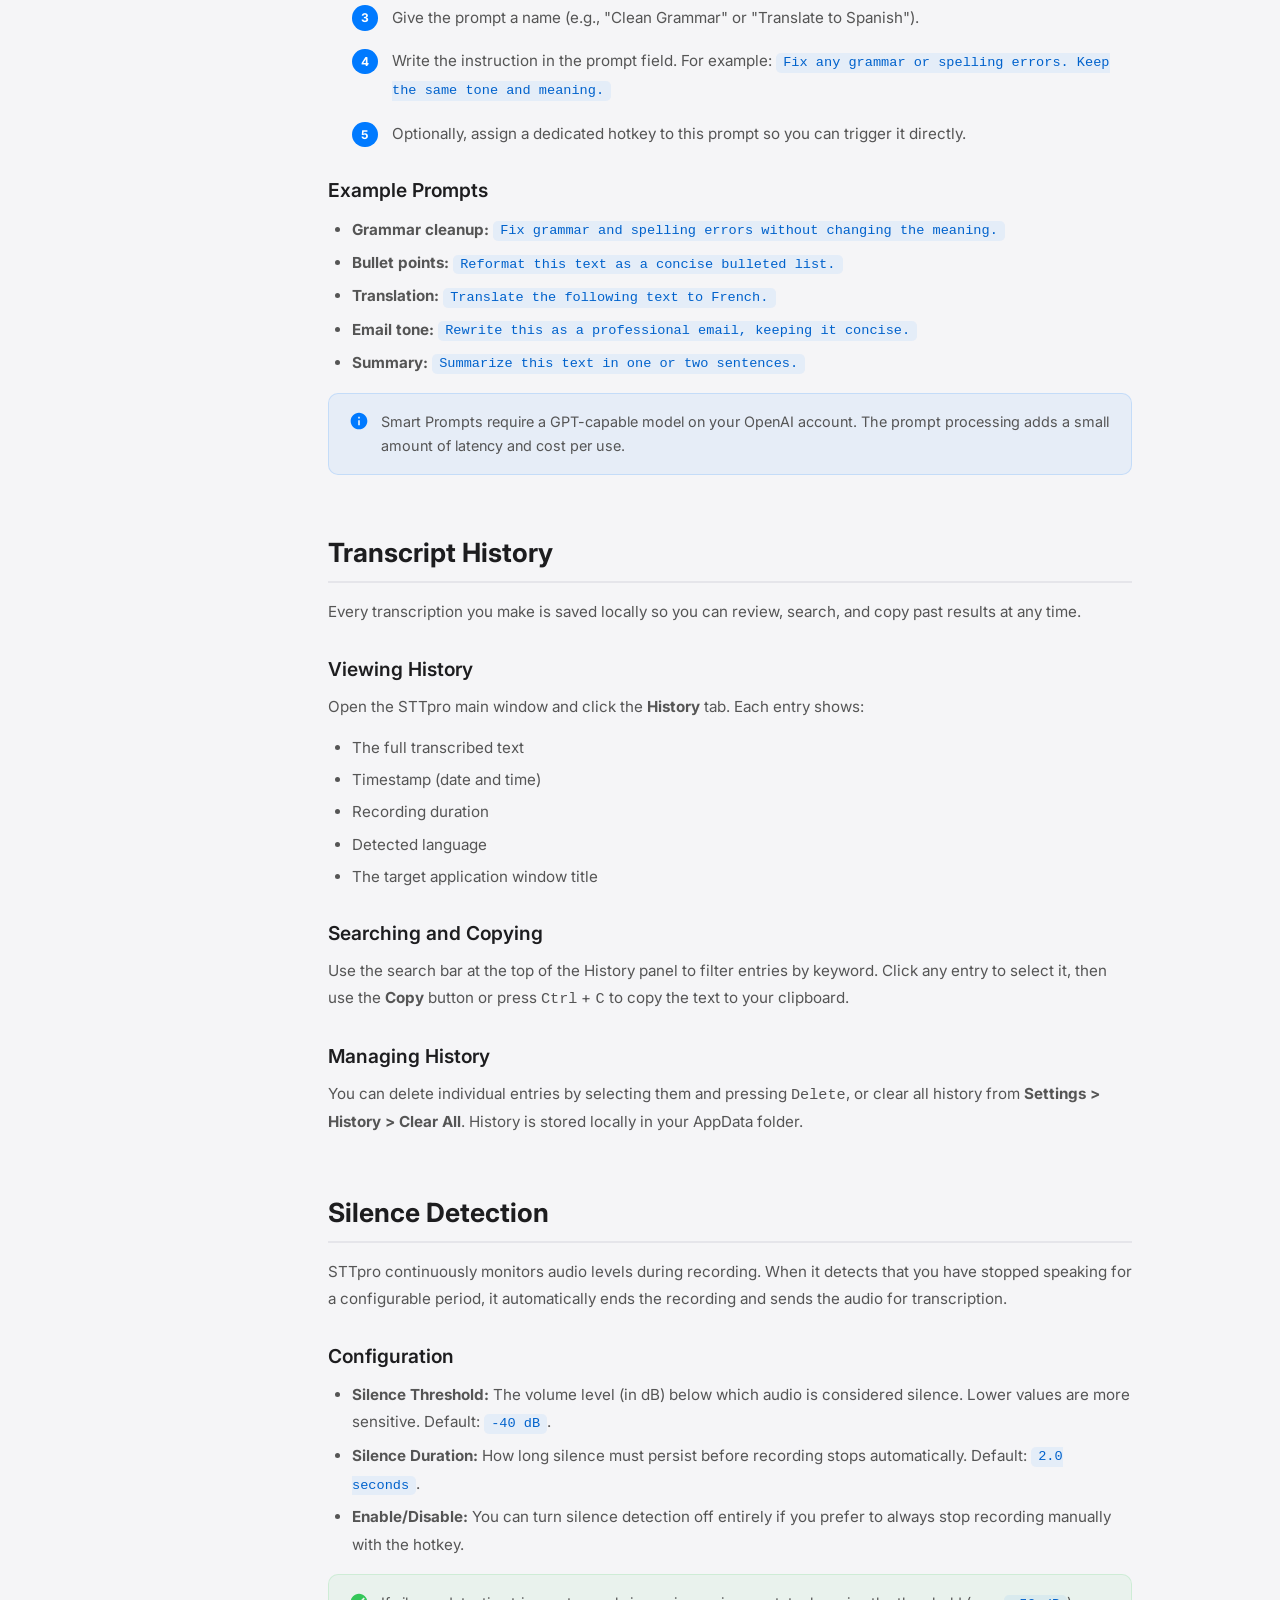
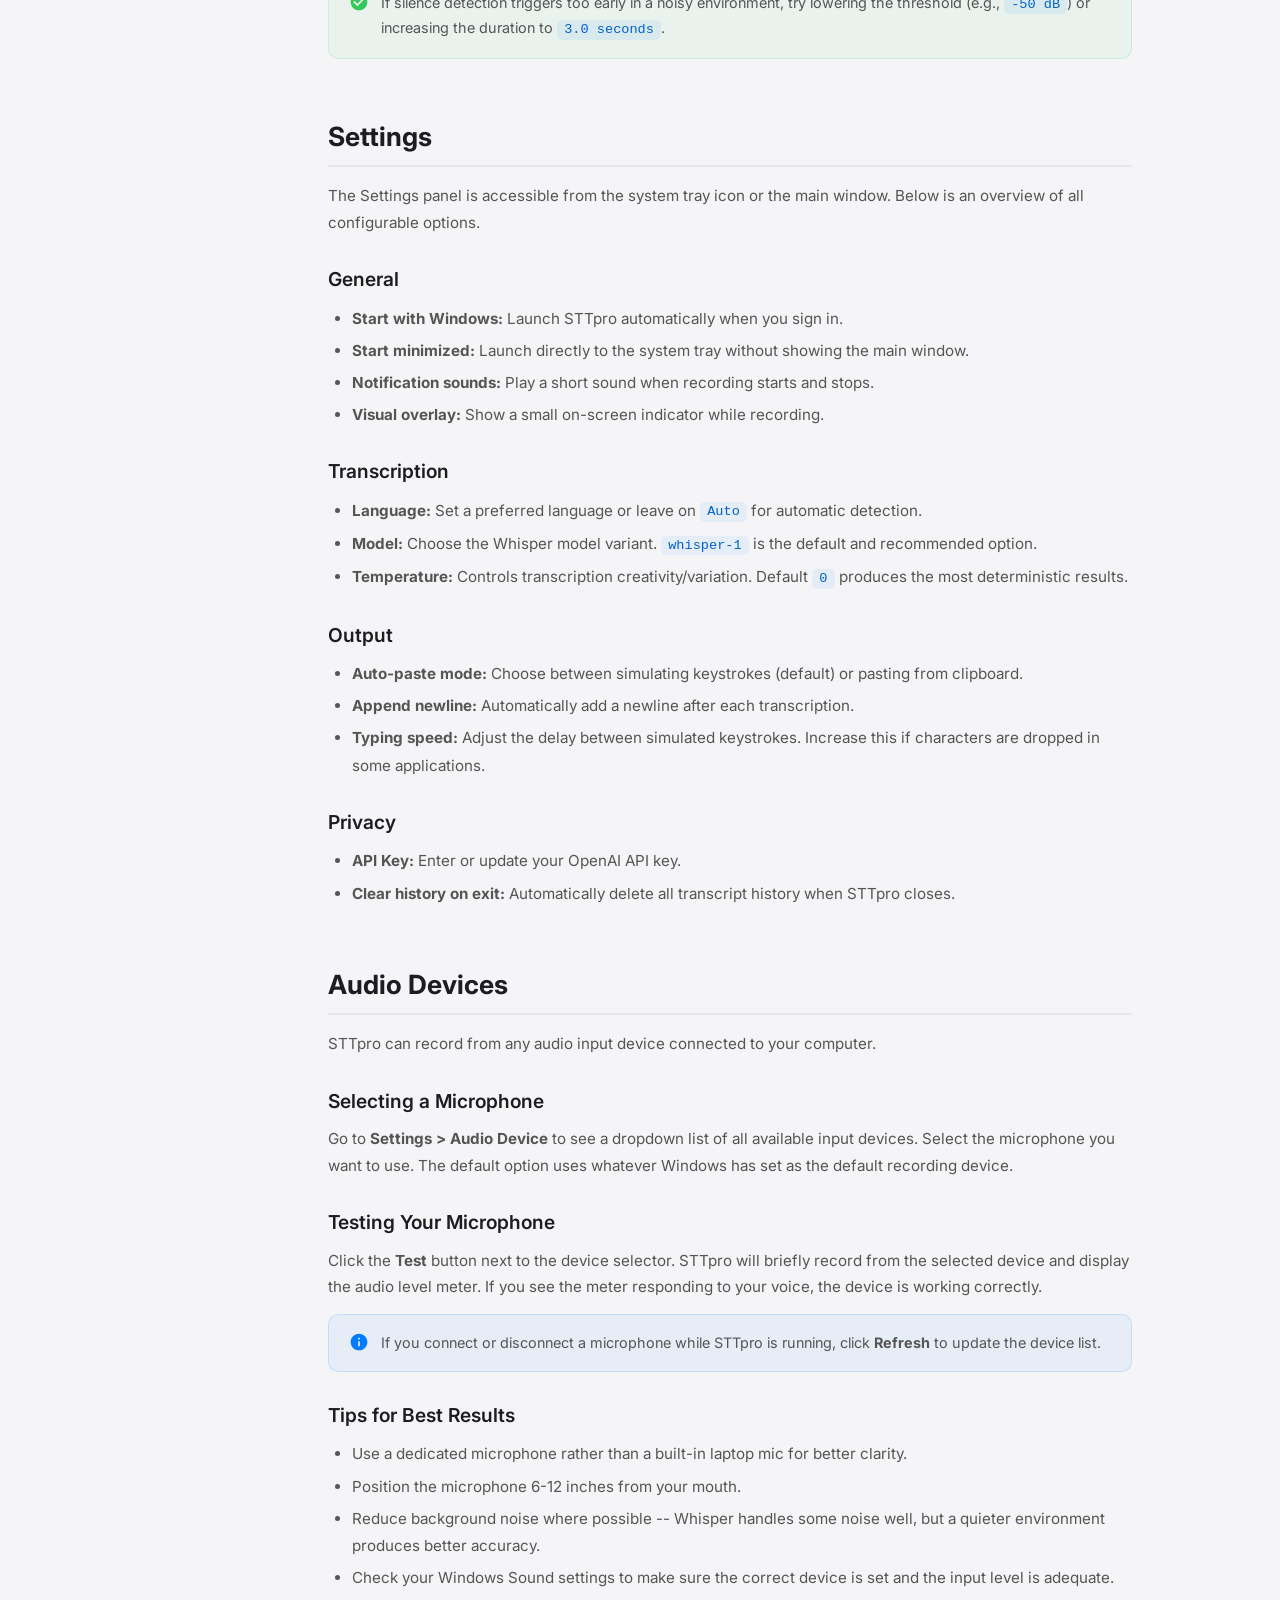
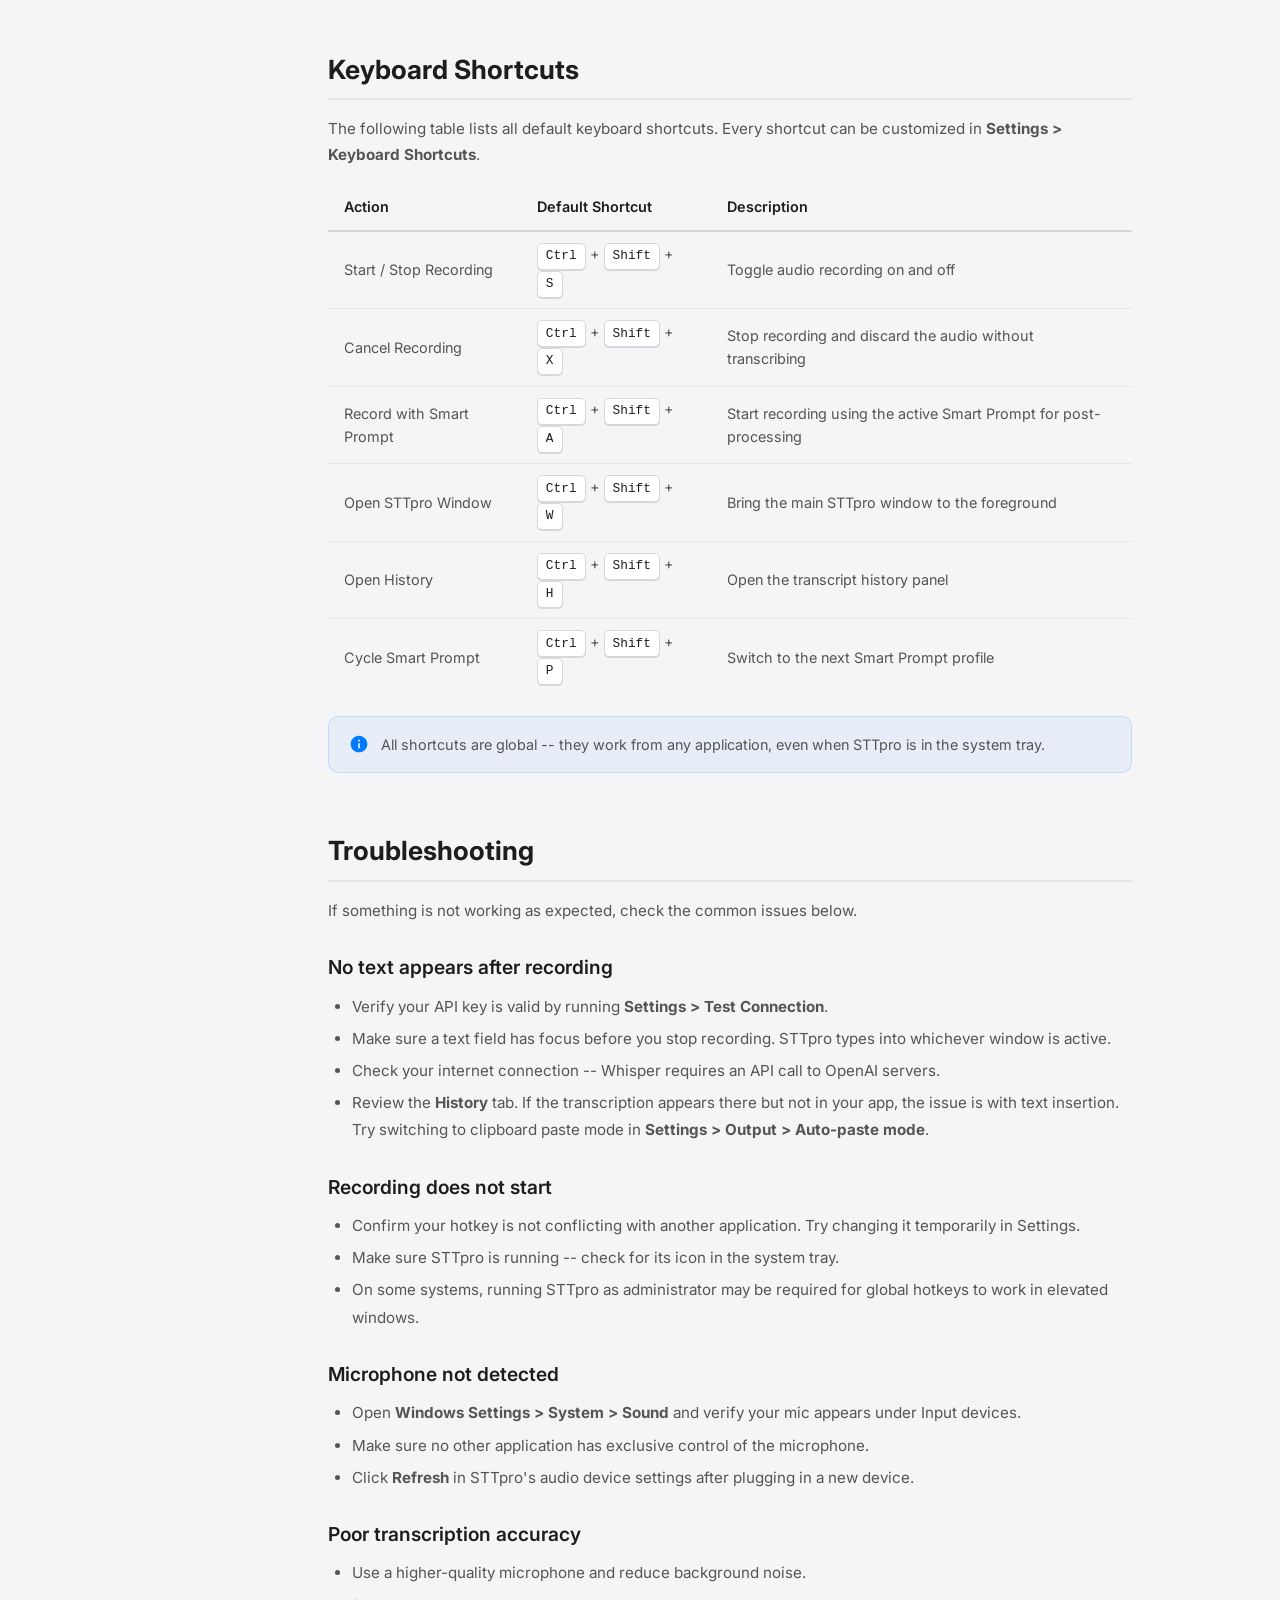
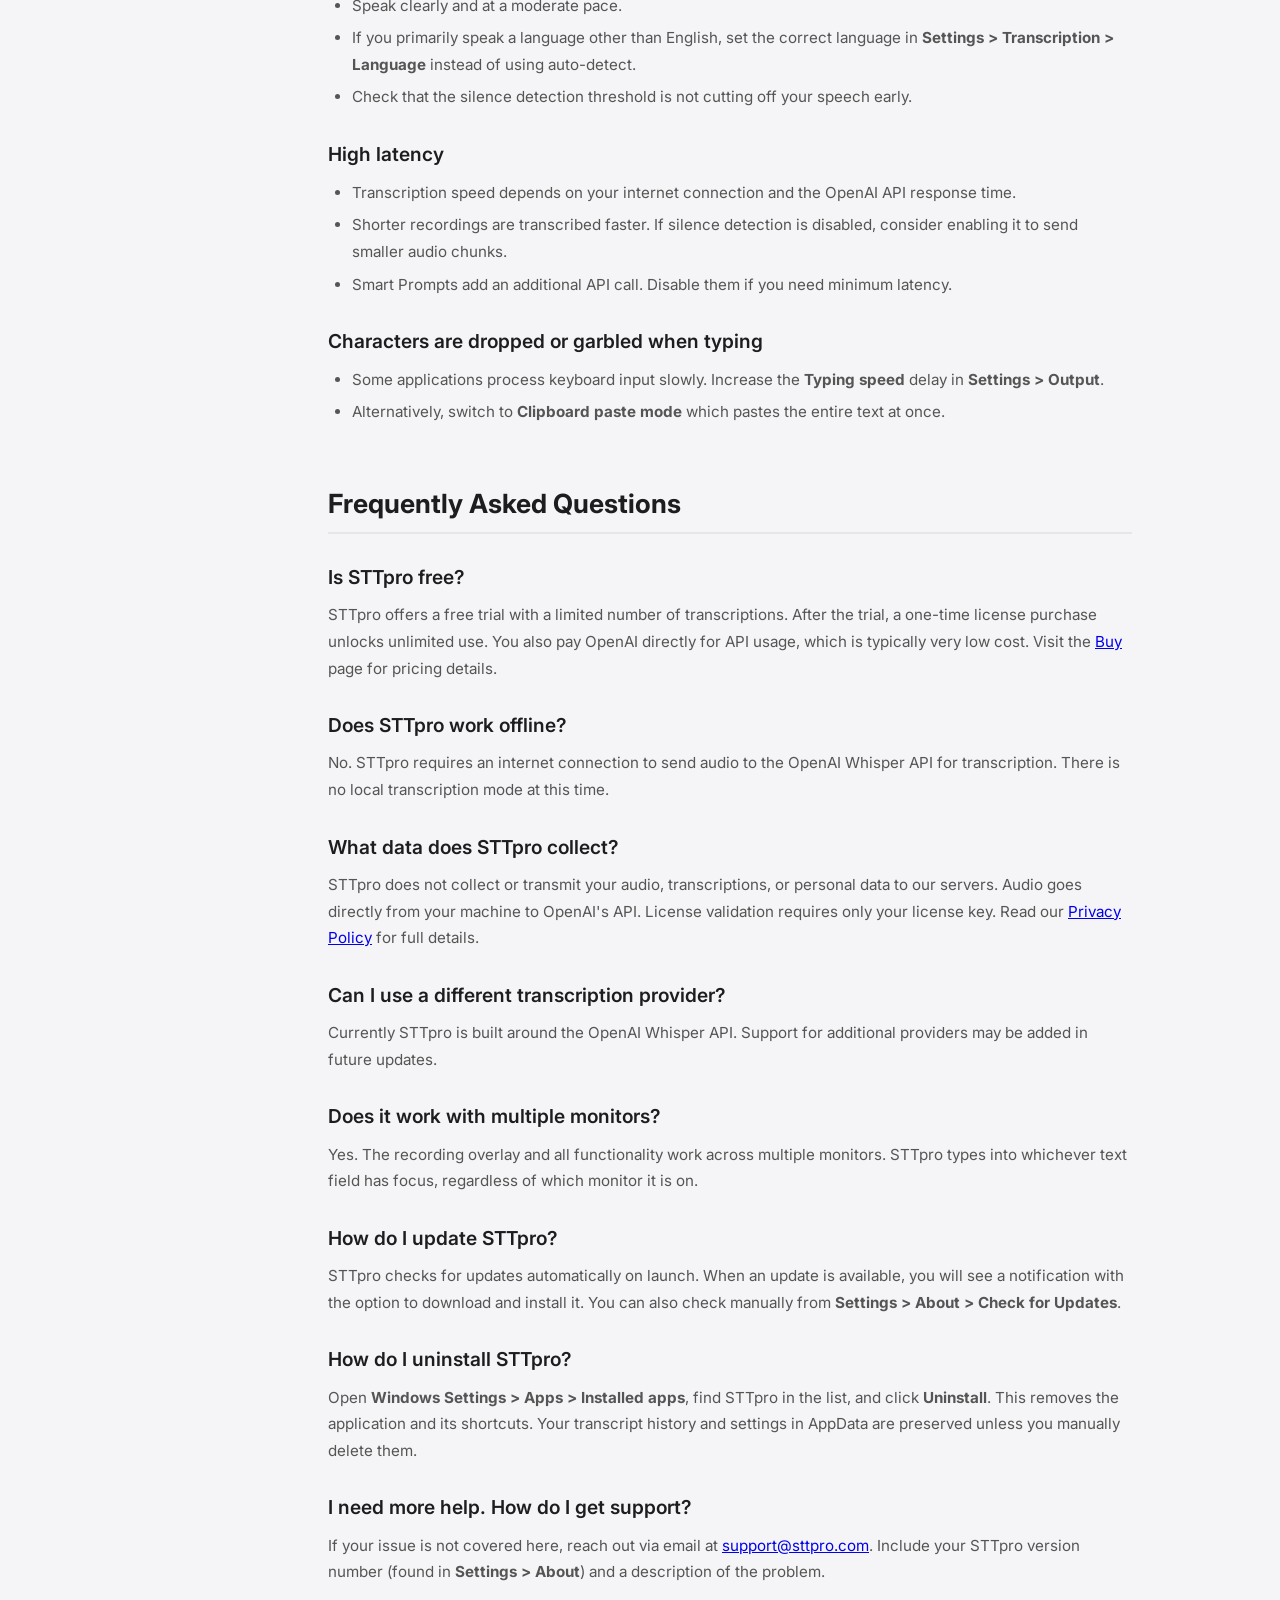
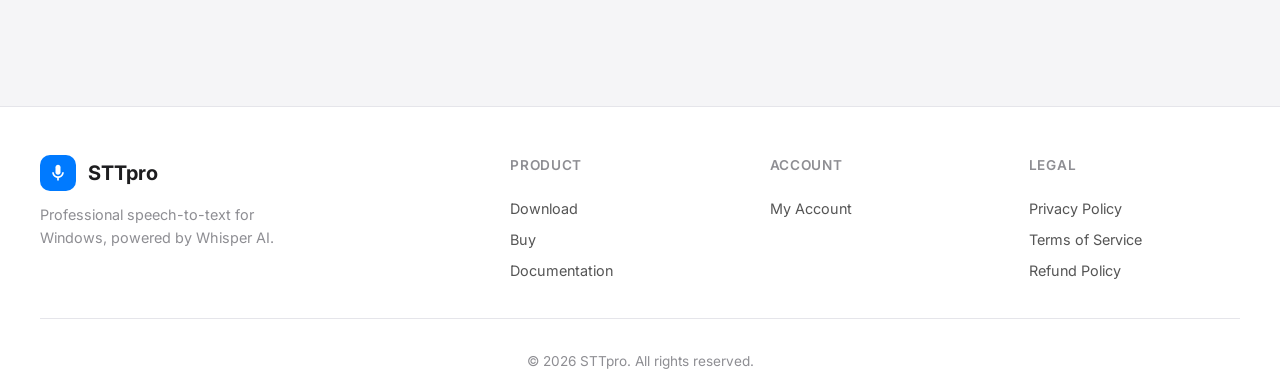
<file: website/docs.html>
<!DOCTYPE html>
<html lang="en">
<head>
    <meta charset="UTF-8">
    <meta name="viewport" content="width=device-width, initial-scale=1.0">

    <!-- Primary Meta Tags -->
    <title>Documentation - STTpro | User Guide & Setup</title>
    <meta name="description" content="Complete documentation for STTpro speech-to-text app. Installation guide, API key setup, hotkeys, smart prompts, troubleshooting, and more.">
    <meta name="robots" content="index, follow">

    <!-- Favicon -->
    <link rel="icon" type="image/x-icon" href="assets/favicon.ico">
    <meta name="theme-color" content="#007AFF">

    <!-- Fonts & Styles -->
    <link rel="preconnect" href="https://fonts.googleapis.com">
    <link rel="preconnect" href="https://fonts.gstatic.com" crossorigin>
    <link href="https://fonts.googleapis.com/css2?family=Inter:wght@400;500;600;700;800&display=swap" rel="stylesheet">
    <link rel="stylesheet" href="styles.css">
    <style>
        /* ============ Docs Layout ============ */
        .docs-wrapper {
            display: flex;
            min-height: 100vh;
            padding-top: 60px;
        }

        /* ============ Sidebar ============ */
        .docs-sidebar {
            width: 280px;
            min-width: 280px;
            position: fixed;
            top: 60px;
            left: 0;
            bottom: 0;
            background: var(--bg-card);
            border-right: 1px solid var(--border-light);
            overflow-y: auto;
            padding: 1.5rem 0;
            z-index: 100;
            transition: transform 0.3s ease;
        }

        .docs-sidebar::-webkit-scrollbar {
            width: 4px;
        }

        .docs-sidebar::-webkit-scrollbar-thumb {
            background: var(--border);
            border-radius: 4px;
        }

        .sidebar-search {
            padding: 0 1.25rem 1.25rem;
        }

        .sidebar-search input {
            width: 100%;
            padding: 0.6rem 0.9rem 0.6rem 2.4rem;
            border: 1px solid var(--border);
            border-radius: 8px;
            font-size: 0.85rem;
            font-family: inherit;
            background: var(--bg-primary);
            color: var(--text-primary);
            outline: none;
            transition: border-color 0.2s;
        }

        .sidebar-search input:focus {
            border-color: var(--primary);
        }

        .sidebar-search-wrap {
            position: relative;
        }

        .sidebar-search-wrap svg {
            position: absolute;
            left: 0.75rem;
            top: 50%;
            transform: translateY(-50%);
            width: 16px;
            height: 16px;
            fill: var(--text-muted);
            pointer-events: none;
        }

        .sidebar-category {
            padding: 0.5rem 1.25rem 0.25rem;
        }

        .sidebar-category-title {
            font-size: 0.7rem;
            font-weight: 700;
            text-transform: uppercase;
            letter-spacing: 0.08em;
            color: var(--text-muted);
            padding: 0.5rem 0 0.35rem;
        }

        .sidebar-link {
            display: block;
            padding: 0.4rem 0.75rem;
            margin: 1px 0;
            font-size: 0.87rem;
            color: var(--text-secondary);
            text-decoration: none;
            border-radius: 6px;
            transition: all 0.15s;
            font-weight: 450;
        }

        .sidebar-link:hover {
            color: var(--primary);
            background: rgba(0, 122, 255, 0.06);
        }

        .sidebar-link.active {
            color: var(--primary);
            background: rgba(0, 122, 255, 0.1);
            font-weight: 600;
        }

        .sidebar-link.hidden {
            display: none;
        }

        .sidebar-category.hidden {
            display: none;
        }

        /* ============ Mobile sidebar toggle ============ */
        .docs-sidebar-toggle {
            display: none;
            position: fixed;
            bottom: 1.5rem;
            right: 1.5rem;
            z-index: 200;
            width: 48px;
            height: 48px;
            border-radius: 50%;
            background: var(--primary);
            color: white;
            border: none;
            cursor: pointer;
            box-shadow: 0 4px 16px rgba(0, 122, 255, 0.35);
            align-items: center;
            justify-content: center;
            transition: transform 0.2s;
        }

        .docs-sidebar-toggle:hover {
            transform: scale(1.08);
        }

        .docs-sidebar-toggle svg {
            width: 22px;
            height: 22px;
            fill: white;
        }

        .docs-sidebar-overlay {
            display: none;
            position: fixed;
            inset: 0;
            background: rgba(0,0,0,0.3);
            z-index: 99;
        }

        /* ============ Main content ============ */
        .docs-main {
            margin-left: 280px;
            flex: 1;
            min-width: 0;
            padding: 2.5rem 3rem 4rem;
            max-width: 900px;
        }

        .docs-main h1 {
            font-size: 2.25rem;
            font-weight: 800;
            margin-bottom: 0.5rem;
            color: var(--text-primary);
        }

        .docs-main .docs-subtitle {
            color: var(--text-secondary);
            font-size: 1.1rem;
            margin-bottom: 2.5rem;
            line-height: 1.6;
        }

        .docs-section {
            margin-bottom: 3.5rem;
            scroll-margin-top: 80px;
        }

        .docs-section h2 {
            font-size: 1.65rem;
            font-weight: 700;
            margin-bottom: 1rem;
            padding-bottom: 0.5rem;
            border-bottom: 2px solid var(--border-light);
            color: var(--text-primary);
        }

        .docs-section h3 {
            font-size: 1.2rem;
            font-weight: 600;
            margin-top: 1.75rem;
            margin-bottom: 0.6rem;
            color: var(--text-primary);
        }

        .docs-section p {
            color: var(--text-secondary);
            line-height: 1.75;
            margin-bottom: 0.85rem;
            font-size: 0.95rem;
        }

        .docs-section ul,
        .docs-section ol {
            color: var(--text-secondary);
            padding-left: 1.5rem;
            margin-bottom: 1rem;
            line-height: 1.8;
            font-size: 0.95rem;
        }

        .docs-section li {
            margin-bottom: 0.3rem;
        }

        .docs-section code {
            background: rgba(0, 122, 255, 0.07);
            color: var(--primary-dark);
            padding: 0.15rem 0.45rem;
            border-radius: 5px;
            font-size: 0.85rem;
            font-family: 'Cascadia Code', 'Consolas', monospace;
        }

        .docs-section pre {
            background: var(--bg-primary);
            border: 1px solid var(--border-light);
            border-radius: 10px;
            padding: 1.15rem 1.4rem;
            overflow-x: auto;
            margin-bottom: 1rem;
            font-size: 0.85rem;
            line-height: 1.65;
        }

        .docs-section pre code {
            background: none;
            padding: 0;
            color: var(--text-primary);
        }

        /* Info / tip / warning boxes */
        .docs-callout {
            border-radius: 10px;
            padding: 1rem 1.25rem;
            margin-bottom: 1.25rem;
            font-size: 0.9rem;
            line-height: 1.65;
            display: flex;
            gap: 0.75rem;
            align-items: flex-start;
        }

        .docs-callout svg {
            width: 20px;
            height: 20px;
            flex-shrink: 0;
            margin-top: 1px;
        }

        .docs-callout.info {
            background: rgba(0, 122, 255, 0.06);
            border: 1px solid rgba(0, 122, 255, 0.15);
            color: var(--text-secondary);
        }

        .docs-callout.info svg {
            fill: var(--primary);
        }

        .docs-callout.tip {
            background: rgba(52, 199, 89, 0.06);
            border: 1px solid rgba(52, 199, 89, 0.15);
            color: var(--text-secondary);
        }

        .docs-callout.tip svg {
            fill: var(--secondary);
        }

        .docs-callout.warning {
            background: rgba(255, 149, 0, 0.06);
            border: 1px solid rgba(255, 149, 0, 0.18);
            color: var(--text-secondary);
        }

        .docs-callout.warning svg {
            fill: #FF9500;
        }

        /* Shortcuts table */
        .docs-table-wrap {
            overflow-x: auto;
            margin-bottom: 1.25rem;
        }

        .docs-table {
            width: 100%;
            border-collapse: collapse;
            font-size: 0.9rem;
        }

        .docs-table th {
            text-align: left;
            padding: 0.75rem 1rem;
            background: var(--bg-primary);
            font-weight: 600;
            color: var(--text-primary);
            border-bottom: 2px solid var(--border);
            white-space: nowrap;
        }

        .docs-table td {
            padding: 0.65rem 1rem;
            border-bottom: 1px solid var(--border-light);
            color: var(--text-secondary);
        }

        .docs-table tr:last-child td {
            border-bottom: none;
        }

        .docs-table tr:hover td {
            background: rgba(0, 122, 255, 0.03);
        }

        .docs-table kbd {
            display: inline-block;
            padding: 0.15rem 0.5rem;
            background: var(--bg-card);
            border: 1px solid var(--border);
            border-radius: 5px;
            font-family: 'Cascadia Code', 'Consolas', monospace;
            font-size: 0.8rem;
            color: var(--text-primary);
            box-shadow: 0 1px 0 var(--border);
        }

        /* Steps with numbers */
        .docs-steps {
            counter-reset: step-counter;
            list-style: none;
            padding-left: 0;
        }

        .docs-steps li {
            counter-increment: step-counter;
            position: relative;
            padding-left: 2.5rem;
            margin-bottom: 1rem;
        }

        .docs-steps li::before {
            content: counter(step-counter);
            position: absolute;
            left: 0;
            top: 0.1rem;
            width: 1.6rem;
            height: 1.6rem;
            background: var(--primary);
            color: white;
            border-radius: 50%;
            display: flex;
            align-items: center;
            justify-content: center;
            font-size: 0.75rem;
            font-weight: 700;
        }

        /* ============ Responsive ============ */
        @media (max-width: 1000px) {
            .docs-main {
                padding: 2rem 2rem 3rem;
            }
        }

        @media (max-width: 768px) {
            .docs-sidebar {
                transform: translateX(-100%);
            }

            .docs-sidebar.open {
                transform: translateX(0);
                box-shadow: 4px 0 20px rgba(0,0,0,0.1);
            }

            .docs-sidebar-overlay.open {
                display: block;
            }

            .docs-sidebar-toggle {
                display: flex;
            }

            .docs-main {
                margin-left: 0;
                padding: 1.75rem 1.25rem 3rem;
            }

            .docs-main h1 {
                font-size: 1.75rem;
            }

            .docs-section h2 {
                font-size: 1.35rem;
            }
        }
    </style>
</head>
<body>
    <!-- Navigation -->
    <nav>
        <div class="nav-container">
            <a href="index.html" class="logo">
                <div class="logo-icon">
                    <svg viewBox="0 0 24 24"><path d="M12 14c1.66 0 3-1.34 3-3V5c0-1.66-1.34-3-3-3S9 3.34 9 5v6c0 1.66 1.34 3 3 3z"/><path d="M17 11c0 2.76-2.24 5-5 5s-5-2.24-5-5H5c0 3.53 2.61 6.43 6 6.92V21h2v-3.08c3.39-.49 6-3.39 6-6.92h-2z"/></svg>
                </div>
                STTpro
            </a>
            <div class="hamburger" onclick="toggleMenu()">
                <span></span>
                <span></span>
                <span></span>
            </div>
            <div class="nav-links">
                <a href="index.html">Home</a>
                <a href="download.html">Download</a>
                <a href="buy.html">Buy</a>
                <a href="docs.html">Docs</a>
                <a href="account.html">Account</a>
            </div>
        </div>
    </nav>

    <!-- Sidebar overlay for mobile -->
    <div class="docs-sidebar-overlay" id="sidebarOverlay" onclick="closeSidebar()"></div>

    <!-- Docs Layout -->
    <div class="docs-wrapper">
        <!-- Sidebar -->
        <aside class="docs-sidebar" id="docsSidebar">
            <div class="sidebar-search">
                <div class="sidebar-search-wrap">
                    <svg viewBox="0 0 24 24"><path d="M15.5 14h-.79l-.28-.27A6.471 6.471 0 0016 9.5 6.5 6.5 0 109.5 16c1.61 0 3.09-.59 4.23-1.57l.27.28v.79l5 4.99L20.49 19l-4.99-5zm-6 0C7.01 14 5 11.99 5 9.5S7.01 5 9.5 5 14 7.01 14 9.5 11.99 14 9.5 14z"/></svg>
                    <input type="text" id="sidebarSearch" placeholder="Search docs..." autocomplete="off">
                </div>
            </div>

            <div class="sidebar-category" data-category="getting-started">
                <div class="sidebar-category-title">Getting Started</div>
                <a href="#installation" class="sidebar-link" data-section="installation">Installation</a>
                <a href="#api-key-setup" class="sidebar-link" data-section="api-key-setup">API Key Setup</a>
                <a href="#first-transcription" class="sidebar-link" data-section="first-transcription">First Transcription</a>
            </div>

            <div class="sidebar-category" data-category="features">
                <div class="sidebar-category-title">Features</div>
                <a href="#global-hotkeys" class="sidebar-link" data-section="global-hotkeys">Global Hotkeys</a>
                <a href="#smart-prompts" class="sidebar-link" data-section="smart-prompts">Smart Prompts</a>
                <a href="#transcript-history" class="sidebar-link" data-section="transcript-history">Transcript History</a>
                <a href="#silence-detection" class="sidebar-link" data-section="silence-detection">Silence Detection</a>
            </div>

            <div class="sidebar-category" data-category="configuration">
                <div class="sidebar-category-title">Configuration</div>
                <a href="#settings" class="sidebar-link" data-section="settings">Settings</a>
                <a href="#audio-devices" class="sidebar-link" data-section="audio-devices">Audio Devices</a>
                <a href="#keyboard-shortcuts" class="sidebar-link" data-section="keyboard-shortcuts">Keyboard Shortcuts</a>
            </div>

            <div class="sidebar-category" data-category="help">
                <div class="sidebar-category-title">Help</div>
                <a href="#troubleshooting" class="sidebar-link" data-section="troubleshooting">Troubleshooting</a>
                <a href="#faq" class="sidebar-link" data-section="faq">FAQ</a>
            </div>
        </aside>

        <!-- Main content -->
        <main class="docs-main">
            <h1>Documentation</h1>
            <p class="docs-subtitle">Everything you need to get started with STTpro and make the most of its features.</p>

            <!-- ==================== GETTING STARTED ==================== -->

            <section class="docs-section" id="installation">
                <h2>Installation</h2>
                <p>STTpro runs on Windows 10 (version 1903 or later) and Windows 11. It requires the .NET 8 Desktop Runtime, which the installer will offer to set up automatically if it is not already present.</p>

                <h3>System Requirements</h3>
                <ul>
                    <li>Windows 10 version 1903+ or Windows 11</li>
                    <li>.NET 8 Desktop Runtime</li>
                    <li>A working microphone</li>
                    <li>An internet connection (for API calls)</li>
                    <li>Approximately 30 MB of disk space</li>
                </ul>

                <h3>Install Steps</h3>
                <ol class="docs-steps">
                    <li>Download the latest installer from the <a href="download.html">Download</a> page.</li>
                    <li>Run <code>STTpro-Setup.exe</code> and follow the on-screen prompts. The installer will place STTpro in your <code>AppData\Local\STTpro</code> folder by default.</li>
                    <li>When installation completes, STTpro launches and appears in your system tray (bottom-right of the taskbar).</li>
                    <li>On first launch you will be prompted to enter your OpenAI API key. See the next section for details.</li>
                </ol>

                <div class="docs-callout tip">
                    <svg viewBox="0 0 24 24"><path d="M12 2C6.48 2 2 6.48 2 12s4.48 10 10 10 10-4.48 10-10S17.52 2 12 2zm-2 15l-5-5 1.41-1.41L10 14.17l7.59-7.59L19 8l-9 9z"/></svg>
                    <span>STTpro can be configured to start automatically with Windows. You can enable this in <strong>Settings &gt; General &gt; Start with Windows</strong>.</span>
                </div>
            </section>

            <section class="docs-section" id="api-key-setup">
                <h2>API Key Setup</h2>
                <p>STTpro uses your own OpenAI API key for Whisper transcription and, optionally, GPT-powered Smart Prompts. You only pay OpenAI for what you use -- there are no additional API fees from STTpro.</p>

                <h3>Getting an OpenAI API Key</h3>
                <ol class="docs-steps">
                    <li>Visit <a href="https://platform.openai.com/signup" target="_blank" rel="noopener">platform.openai.com</a> and create an account (or sign in if you already have one).</li>
                    <li>Navigate to <strong>API Keys</strong> in the left sidebar of the OpenAI dashboard.</li>
                    <li>Click <strong>Create new secret key</strong>, give it a name like "STTpro", and copy the key.</li>
                    <li>Back in STTpro, open <strong>Settings</strong> and paste the key into the <strong>OpenAI API Key</strong> field.</li>
                </ol>

                <div class="docs-callout info">
                    <svg viewBox="0 0 24 24"><path d="M12 2C6.48 2 2 6.48 2 12s4.48 10 10 10 10-4.48 10-10S17.52 2 12 2zm1 15h-2v-6h2v6zm0-8h-2V7h2v2z"/></svg>
                    <span>Your API key is stored locally on your machine using Windows DPAPI encryption. It is never sent to STTpro servers.</span>
                </div>

                <h3>Estimated API Costs</h3>
                <p>Whisper API pricing is based on audio duration. As of early 2026, the cost is roughly <strong>$0.006 per minute</strong> of audio. A typical 15-second dictation costs a fraction of a cent. Check <a href="https://openai.com/pricing" target="_blank" rel="noopener">OpenAI's pricing page</a> for current rates.</p>

                <h3>Verifying Your Key</h3>
                <p>After entering your key, click the <strong>Test Connection</strong> button in Settings. STTpro will make a small test request. If you see a green checkmark, everything is working. If the test fails, double-check that:</p>
                <ul>
                    <li>The key was copied completely (no trailing spaces)</li>
                    <li>Your OpenAI account has billing enabled with available credits</li>
                    <li>Your firewall is not blocking outbound HTTPS requests</li>
                </ul>
            </section>

            <section class="docs-section" id="first-transcription">
                <h2>Your First Transcription</h2>
                <p>Once your API key is configured, you are ready to start dictating.</p>

                <ol class="docs-steps">
                    <li>Open any application with a text field -- a browser, Notepad, Word, or a chat window.</li>
                    <li>Click into the text field so it has focus.</li>
                    <li>Press <kbd>Ctrl</kbd> + <kbd>Shift</kbd> + <kbd>S</kbd> (the default hotkey) to start recording. You will see a small visual indicator confirming that STTpro is listening.</li>
                    <li>Speak naturally into your microphone. When you are finished, press the same hotkey again to stop, or simply wait -- silence detection will stop the recording automatically.</li>
                    <li>After a brief moment, your transcribed text will be typed into the focused text field.</li>
                </ol>

                <div class="docs-callout tip">
                    <svg viewBox="0 0 24 24"><path d="M12 2C6.48 2 2 6.48 2 12s4.48 10 10 10 10-4.48 10-10S17.52 2 12 2zm-2 15l-5-5 1.41-1.41L10 14.17l7.59-7.59L19 8l-9 9z"/></svg>
                    <span>If no text appears, make sure your microphone is selected correctly in <strong>Settings &gt; Audio Device</strong> and that your API key is valid.</span>
                </div>
            </section>

            <!-- ==================== FEATURES ==================== -->

            <section class="docs-section" id="global-hotkeys">
                <h2>Global Hotkeys</h2>
                <p>STTpro registers system-wide keyboard shortcuts so you can start and stop recording from any application without switching windows.</p>

                <h3>How It Works</h3>
                <p>When you press your recording hotkey, STTpro begins capturing audio from your selected microphone. The hotkey works even when STTpro's window is minimized or hidden in the system tray. A visual overlay briefly appears to confirm the recording has started.</p>

                <h3>Customizing Hotkeys</h3>
                <p>You can change all hotkeys in <strong>Settings &gt; Keyboard Shortcuts</strong>. Click the shortcut field next to any action, then press your desired key combination. STTpro supports combinations using <kbd>Ctrl</kbd>, <kbd>Shift</kbd>, <kbd>Alt</kbd>, and <kbd>Win</kbd> modifiers.</p>

                <div class="docs-callout warning">
                    <svg viewBox="0 0 24 24"><path d="M1 21h22L12 2 1 21zm12-3h-2v-2h2v2zm0-4h-2v-4h2v4z"/></svg>
                    <span>Avoid hotkeys already used by Windows or other applications. If a conflict is detected, STTpro will warn you when saving.</span>
                </div>
            </section>

            <section class="docs-section" id="smart-prompts">
                <h2>Smart Prompts</h2>
                <p>Smart Prompts let you post-process transcriptions using GPT before the text is typed out. This is useful for cleaning up grammar, reformatting text, translating, or applying custom transformations.</p>

                <h3>Setting Up a Smart Prompt</h3>
                <ol class="docs-steps">
                    <li>Open <strong>Settings &gt; Smart Prompts</strong>.</li>
                    <li>Click <strong>Add Prompt</strong> to create a new prompt profile.</li>
                    <li>Give the prompt a name (e.g., "Clean Grammar" or "Translate to Spanish").</li>
                    <li>Write the instruction in the prompt field. For example: <code>Fix any grammar or spelling errors. Keep the same tone and meaning.</code></li>
                    <li>Optionally, assign a dedicated hotkey to this prompt so you can trigger it directly.</li>
                </ol>

                <h3>Example Prompts</h3>
                <ul>
                    <li><strong>Grammar cleanup:</strong> <code>Fix grammar and spelling errors without changing the meaning.</code></li>
                    <li><strong>Bullet points:</strong> <code>Reformat this text as a concise bulleted list.</code></li>
                    <li><strong>Translation:</strong> <code>Translate the following text to French.</code></li>
                    <li><strong>Email tone:</strong> <code>Rewrite this as a professional email, keeping it concise.</code></li>
                    <li><strong>Summary:</strong> <code>Summarize this text in one or two sentences.</code></li>
                </ul>

                <div class="docs-callout info">
                    <svg viewBox="0 0 24 24"><path d="M12 2C6.48 2 2 6.48 2 12s4.48 10 10 10 10-4.48 10-10S17.52 2 12 2zm1 15h-2v-6h2v6zm0-8h-2V7h2v2z"/></svg>
                    <span>Smart Prompts require a GPT-capable model on your OpenAI account. The prompt processing adds a small amount of latency and cost per use.</span>
                </div>
            </section>

            <section class="docs-section" id="transcript-history">
                <h2>Transcript History</h2>
                <p>Every transcription you make is saved locally so you can review, search, and copy past results at any time.</p>

                <h3>Viewing History</h3>
                <p>Open the STTpro main window and click the <strong>History</strong> tab. Each entry shows:</p>
                <ul>
                    <li>The full transcribed text</li>
                    <li>Timestamp (date and time)</li>
                    <li>Recording duration</li>
                    <li>Detected language</li>
                    <li>The target application window title</li>
                </ul>

                <h3>Searching and Copying</h3>
                <p>Use the search bar at the top of the History panel to filter entries by keyword. Click any entry to select it, then use the <strong>Copy</strong> button or press <kbd>Ctrl</kbd> + <kbd>C</kbd> to copy the text to your clipboard.</p>

                <h3>Managing History</h3>
                <p>You can delete individual entries by selecting them and pressing <kbd>Delete</kbd>, or clear all history from <strong>Settings &gt; History &gt; Clear All</strong>. History is stored locally in your AppData folder.</p>
            </section>

            <section class="docs-section" id="silence-detection">
                <h2>Silence Detection</h2>
                <p>STTpro continuously monitors audio levels during recording. When it detects that you have stopped speaking for a configurable period, it automatically ends the recording and sends the audio for transcription.</p>

                <h3>Configuration</h3>
                <ul>
                    <li><strong>Silence Threshold:</strong> The volume level (in dB) below which audio is considered silence. Lower values are more sensitive. Default: <code>-40 dB</code>.</li>
                    <li><strong>Silence Duration:</strong> How long silence must persist before recording stops automatically. Default: <code>2.0 seconds</code>.</li>
                    <li><strong>Enable/Disable:</strong> You can turn silence detection off entirely if you prefer to always stop recording manually with the hotkey.</li>
                </ul>

                <div class="docs-callout tip">
                    <svg viewBox="0 0 24 24"><path d="M12 2C6.48 2 2 6.48 2 12s4.48 10 10 10 10-4.48 10-10S17.52 2 12 2zm-2 15l-5-5 1.41-1.41L10 14.17l7.59-7.59L19 8l-9 9z"/></svg>
                    <span>If silence detection triggers too early in a noisy environment, try lowering the threshold (e.g., <code>-50 dB</code>) or increasing the duration to <code>3.0 seconds</code>.</span>
                </div>
            </section>

            <!-- ==================== CONFIGURATION ==================== -->

            <section class="docs-section" id="settings">
                <h2>Settings</h2>
                <p>The Settings panel is accessible from the system tray icon or the main window. Below is an overview of all configurable options.</p>

                <h3>General</h3>
                <ul>
                    <li><strong>Start with Windows:</strong> Launch STTpro automatically when you sign in.</li>
                    <li><strong>Start minimized:</strong> Launch directly to the system tray without showing the main window.</li>
                    <li><strong>Notification sounds:</strong> Play a short sound when recording starts and stops.</li>
                    <li><strong>Visual overlay:</strong> Show a small on-screen indicator while recording.</li>
                </ul>

                <h3>Transcription</h3>
                <ul>
                    <li><strong>Language:</strong> Set a preferred language or leave on <code>Auto</code> for automatic detection.</li>
                    <li><strong>Model:</strong> Choose the Whisper model variant. <code>whisper-1</code> is the default and recommended option.</li>
                    <li><strong>Temperature:</strong> Controls transcription creativity/variation. Default <code>0</code> produces the most deterministic results.</li>
                </ul>

                <h3>Output</h3>
                <ul>
                    <li><strong>Auto-paste mode:</strong> Choose between simulating keystrokes (default) or pasting from clipboard.</li>
                    <li><strong>Append newline:</strong> Automatically add a newline after each transcription.</li>
                    <li><strong>Typing speed:</strong> Adjust the delay between simulated keystrokes. Increase this if characters are dropped in some applications.</li>
                </ul>

                <h3>Privacy</h3>
                <ul>
                    <li><strong>API Key:</strong> Enter or update your OpenAI API key.</li>
                    <li><strong>Clear history on exit:</strong> Automatically delete all transcript history when STTpro closes.</li>
                </ul>
            </section>

            <section class="docs-section" id="audio-devices">
                <h2>Audio Devices</h2>
                <p>STTpro can record from any audio input device connected to your computer.</p>

                <h3>Selecting a Microphone</h3>
                <p>Go to <strong>Settings &gt; Audio Device</strong> to see a dropdown list of all available input devices. Select the microphone you want to use. The default option uses whatever Windows has set as the default recording device.</p>

                <h3>Testing Your Microphone</h3>
                <p>Click the <strong>Test</strong> button next to the device selector. STTpro will briefly record from the selected device and display the audio level meter. If you see the meter responding to your voice, the device is working correctly.</p>

                <div class="docs-callout info">
                    <svg viewBox="0 0 24 24"><path d="M12 2C6.48 2 2 6.48 2 12s4.48 10 10 10 10-4.48 10-10S17.52 2 12 2zm1 15h-2v-6h2v6zm0-8h-2V7h2v2z"/></svg>
                    <span>If you connect or disconnect a microphone while STTpro is running, click <strong>Refresh</strong> to update the device list.</span>
                </div>

                <h3>Tips for Best Results</h3>
                <ul>
                    <li>Use a dedicated microphone rather than a built-in laptop mic for better clarity.</li>
                    <li>Position the microphone 6-12 inches from your mouth.</li>
                    <li>Reduce background noise where possible -- Whisper handles some noise well, but a quieter environment produces better accuracy.</li>
                    <li>Check your Windows Sound settings to make sure the correct device is set and the input level is adequate.</li>
                </ul>
            </section>

            <section class="docs-section" id="keyboard-shortcuts">
                <h2>Keyboard Shortcuts</h2>
                <p>The following table lists all default keyboard shortcuts. Every shortcut can be customized in <strong>Settings &gt; Keyboard Shortcuts</strong>.</p>

                <div class="docs-table-wrap">
                    <table class="docs-table">
                        <thead>
                            <tr>
                                <th>Action</th>
                                <th>Default Shortcut</th>
                                <th>Description</th>
                            </tr>
                        </thead>
                        <tbody>
                            <tr>
                                <td>Start / Stop Recording</td>
                                <td><kbd>Ctrl</kbd> + <kbd>Shift</kbd> + <kbd>S</kbd></td>
                                <td>Toggle audio recording on and off</td>
                            </tr>
                            <tr>
                                <td>Cancel Recording</td>
                                <td><kbd>Ctrl</kbd> + <kbd>Shift</kbd> + <kbd>X</kbd></td>
                                <td>Stop recording and discard the audio without transcribing</td>
                            </tr>
                            <tr>
                                <td>Record with Smart Prompt</td>
                                <td><kbd>Ctrl</kbd> + <kbd>Shift</kbd> + <kbd>A</kbd></td>
                                <td>Start recording using the active Smart Prompt for post-processing</td>
                            </tr>
                            <tr>
                                <td>Open STTpro Window</td>
                                <td><kbd>Ctrl</kbd> + <kbd>Shift</kbd> + <kbd>W</kbd></td>
                                <td>Bring the main STTpro window to the foreground</td>
                            </tr>
                            <tr>
                                <td>Open History</td>
                                <td><kbd>Ctrl</kbd> + <kbd>Shift</kbd> + <kbd>H</kbd></td>
                                <td>Open the transcript history panel</td>
                            </tr>
                            <tr>
                                <td>Cycle Smart Prompt</td>
                                <td><kbd>Ctrl</kbd> + <kbd>Shift</kbd> + <kbd>P</kbd></td>
                                <td>Switch to the next Smart Prompt profile</td>
                            </tr>
                        </tbody>
                    </table>
                </div>

                <div class="docs-callout info">
                    <svg viewBox="0 0 24 24"><path d="M12 2C6.48 2 2 6.48 2 12s4.48 10 10 10 10-4.48 10-10S17.52 2 12 2zm1 15h-2v-6h2v6zm0-8h-2V7h2v2z"/></svg>
                    <span>All shortcuts are global -- they work from any application, even when STTpro is in the system tray.</span>
                </div>
            </section>

            <!-- ==================== HELP ==================== -->

            <section class="docs-section" id="troubleshooting">
                <h2>Troubleshooting</h2>
                <p>If something is not working as expected, check the common issues below.</p>

                <h3>No text appears after recording</h3>
                <ul>
                    <li>Verify your API key is valid by running <strong>Settings &gt; Test Connection</strong>.</li>
                    <li>Make sure a text field has focus before you stop recording. STTpro types into whichever window is active.</li>
                    <li>Check your internet connection -- Whisper requires an API call to OpenAI servers.</li>
                    <li>Review the <strong>History</strong> tab. If the transcription appears there but not in your app, the issue is with text insertion. Try switching to clipboard paste mode in <strong>Settings &gt; Output &gt; Auto-paste mode</strong>.</li>
                </ul>

                <h3>Recording does not start</h3>
                <ul>
                    <li>Confirm your hotkey is not conflicting with another application. Try changing it temporarily in Settings.</li>
                    <li>Make sure STTpro is running -- check for its icon in the system tray.</li>
                    <li>On some systems, running STTpro as administrator may be required for global hotkeys to work in elevated windows.</li>
                </ul>

                <h3>Microphone not detected</h3>
                <ul>
                    <li>Open <strong>Windows Settings &gt; System &gt; Sound</strong> and verify your mic appears under Input devices.</li>
                    <li>Make sure no other application has exclusive control of the microphone.</li>
                    <li>Click <strong>Refresh</strong> in STTpro's audio device settings after plugging in a new device.</li>
                </ul>

                <h3>Poor transcription accuracy</h3>
                <ul>
                    <li>Use a higher-quality microphone and reduce background noise.</li>
                    <li>Speak clearly and at a moderate pace.</li>
                    <li>If you primarily speak a language other than English, set the correct language in <strong>Settings &gt; Transcription &gt; Language</strong> instead of using auto-detect.</li>
                    <li>Check that the silence detection threshold is not cutting off your speech early.</li>
                </ul>

                <h3>High latency</h3>
                <ul>
                    <li>Transcription speed depends on your internet connection and the OpenAI API response time.</li>
                    <li>Shorter recordings are transcribed faster. If silence detection is disabled, consider enabling it to send smaller audio chunks.</li>
                    <li>Smart Prompts add an additional API call. Disable them if you need minimum latency.</li>
                </ul>

                <h3>Characters are dropped or garbled when typing</h3>
                <ul>
                    <li>Some applications process keyboard input slowly. Increase the <strong>Typing speed</strong> delay in <strong>Settings &gt; Output</strong>.</li>
                    <li>Alternatively, switch to <strong>Clipboard paste mode</strong> which pastes the entire text at once.</li>
                </ul>
            </section>

            <section class="docs-section" id="faq">
                <h2>Frequently Asked Questions</h2>

                <h3>Is STTpro free?</h3>
                <p>STTpro offers a free trial with a limited number of transcriptions. After the trial, a one-time license purchase unlocks unlimited use. You also pay OpenAI directly for API usage, which is typically very low cost. Visit the <a href="buy.html">Buy</a> page for pricing details.</p>

                <h3>Does STTpro work offline?</h3>
                <p>No. STTpro requires an internet connection to send audio to the OpenAI Whisper API for transcription. There is no local transcription mode at this time.</p>

                <h3>What data does STTpro collect?</h3>
                <p>STTpro does not collect or transmit your audio, transcriptions, or personal data to our servers. Audio goes directly from your machine to OpenAI's API. License validation requires only your license key. Read our <a href="privacy.html">Privacy Policy</a> for full details.</p>

                <h3>Can I use a different transcription provider?</h3>
                <p>Currently STTpro is built around the OpenAI Whisper API. Support for additional providers may be added in future updates.</p>

                <h3>Does it work with multiple monitors?</h3>
                <p>Yes. The recording overlay and all functionality work across multiple monitors. STTpro types into whichever text field has focus, regardless of which monitor it is on.</p>

                <h3>How do I update STTpro?</h3>
                <p>STTpro checks for updates automatically on launch. When an update is available, you will see a notification with the option to download and install it. You can also check manually from <strong>Settings &gt; About &gt; Check for Updates</strong>.</p>

                <h3>How do I uninstall STTpro?</h3>
                <p>Open <strong>Windows Settings &gt; Apps &gt; Installed apps</strong>, find STTpro in the list, and click <strong>Uninstall</strong>. This removes the application and its shortcuts. Your transcript history and settings in AppData are preserved unless you manually delete them.</p>

                <h3>I need more help. How do I get support?</h3>
                <p>If your issue is not covered here, reach out via email at <a href="mailto:support@sttpro.com">support@sttpro.com</a>. Include your STTpro version number (found in <strong>Settings &gt; About</strong>) and a description of the problem.</p>
            </section>

        </main>
    </div>

    <!-- Mobile sidebar toggle button -->
    <button class="docs-sidebar-toggle" id="sidebarToggle" onclick="toggleSidebar()" aria-label="Toggle documentation menu">
        <svg viewBox="0 0 24 24"><path d="M3 18h18v-2H3v2zm0-5h18v-2H3v2zm0-7v2h18V6H3z"/></svg>
    </button>

    <!-- Footer -->
    <footer>
        <div class="footer-container">
            <div class="footer-brand">
                <a href="index.html" class="logo">
                    <div class="logo-icon">
                        <svg viewBox="0 0 24 24"><path d="M12 14c1.66 0 3-1.34 3-3V5c0-1.66-1.34-3-3-3S9 3.34 9 5v6c0 1.66 1.34 3 3 3z"/><path d="M17 11c0 2.76-2.24 5-5 5s-5-2.24-5-5H5c0 3.53 2.61 6.43 6 6.92V21h2v-3.08c3.39-.49 6-3.39 6-6.92h-2z"/></svg>
                    </div>
                    STTpro
                </a>
                <p>Professional speech-to-text for Windows, powered by Whisper AI.</p>
            </div>
            <div class="footer-col">
                <h4>Product</h4>
                <a href="download.html">Download</a>
                <a href="buy.html">Buy</a>
                <a href="docs.html">Documentation</a>
            </div>
            <div class="footer-col">
                <h4>Account</h4>
                <a href="account.html">My Account</a>
            </div>
            <div class="footer-col">
                <h4>Legal</h4>
                <a href="privacy.html">Privacy Policy</a>
                <a href="terms.html">Terms of Service</a>
                <a href="refund.html">Refund Policy</a>
            </div>
        </div>
        <div class="footer-bottom">
            &copy; 2026 STTpro. All rights reserved.
        </div>
    </footer>

    <script>
        // Mobile menu toggle (top nav)
        function toggleMenu() {
            document.querySelector('.hamburger').classList.toggle('active');
            document.querySelector('.nav-links').classList.toggle('active');
        }

        // Sidebar mobile toggle
        function toggleSidebar() {
            document.getElementById('docsSidebar').classList.toggle('open');
            document.getElementById('sidebarOverlay').classList.toggle('open');
        }

        function closeSidebar() {
            document.getElementById('docsSidebar').classList.remove('open');
            document.getElementById('sidebarOverlay').classList.remove('open');
        }

        // Sidebar search filtering
        (function() {
            const searchInput = document.getElementById('sidebarSearch');
            const links = document.querySelectorAll('.sidebar-link');
            const categories = document.querySelectorAll('.sidebar-category');

            searchInput.addEventListener('input', function() {
                const query = this.value.toLowerCase().trim();

                categories.forEach(cat => {
                    let hasVisible = false;
                    const catLinks = cat.querySelectorAll('.sidebar-link');
                    catLinks.forEach(link => {
                        const text = link.textContent.toLowerCase();
                        const sectionId = link.getAttribute('data-section');
                        const section = sectionId ? document.getElementById(sectionId) : null;
                        const sectionText = section ? section.textContent.toLowerCase() : '';

                        if (!query || text.includes(query) || sectionText.includes(query)) {
                            link.classList.remove('hidden');
                            hasVisible = true;
                        } else {
                            link.classList.add('hidden');
                        }
                    });
                    if (!query || hasVisible) {
                        cat.classList.remove('hidden');
                    } else {
                        cat.classList.add('hidden');
                    }
                });
            });
        })();

        // Active sidebar link on scroll
        (function() {
            const sidebarLinks = document.querySelectorAll('.sidebar-link');
            const sections = [];

            sidebarLinks.forEach(link => {
                const id = link.getAttribute('data-section');
                if (id) {
                    const el = document.getElementById(id);
                    if (el) sections.push({ id: id, el: el, link: link });
                }
            });

            function updateActive() {
                let current = null;
                const scrollY = window.scrollY + 100;

                for (let i = sections.length - 1; i >= 0; i--) {
                    if (sections[i].el.offsetTop <= scrollY) {
                        current = sections[i];
                        break;
                    }
                }

                sidebarLinks.forEach(l => l.classList.remove('active'));
                if (current) {
                    current.link.classList.add('active');
                }
            }

            window.addEventListener('scroll', updateActive, { passive: true });
            updateActive();

            // Also set active on click
            sidebarLinks.forEach(link => {
                link.addEventListener('click', function() {
                    sidebarLinks.forEach(l => l.classList.remove('active'));
                    this.classList.add('active');
                    // Close sidebar on mobile after clicking a link
                    closeSidebar();
                });
            });
        })();
    </script>
</body>
</html>
</file>
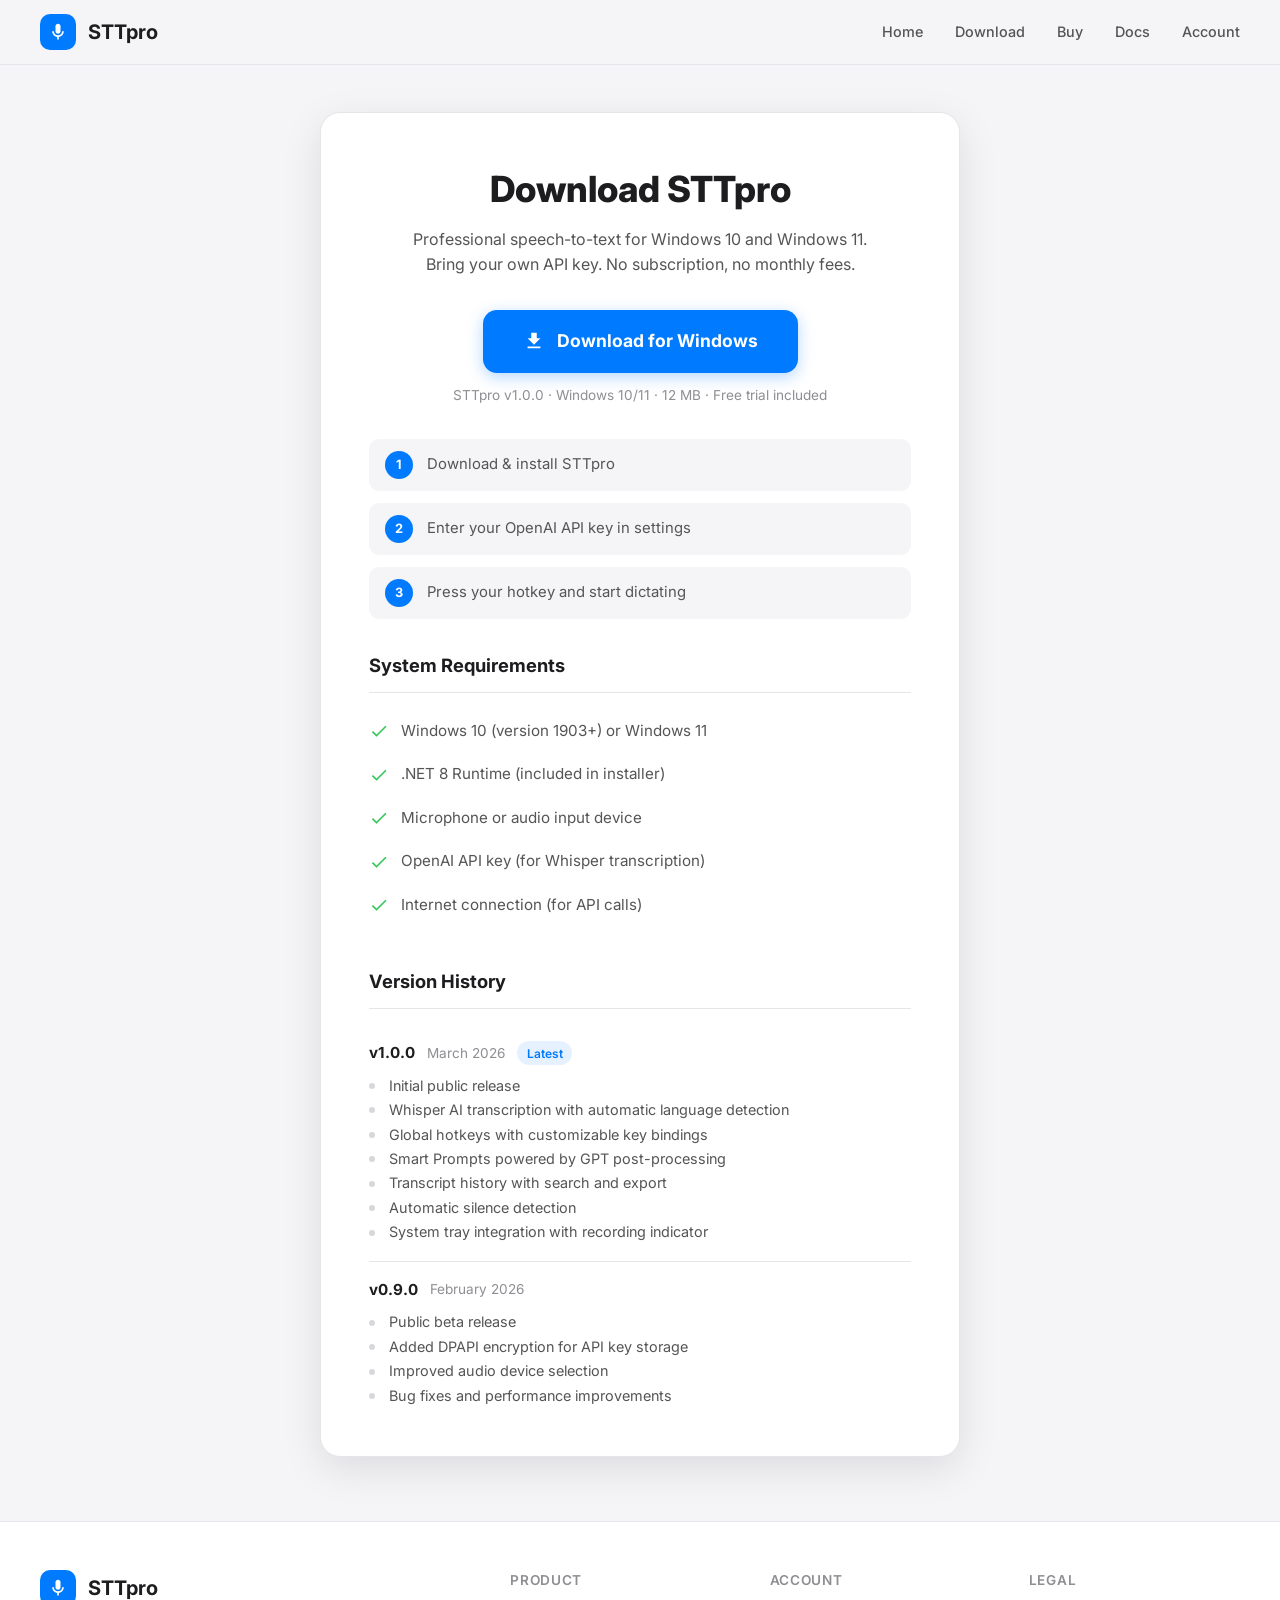
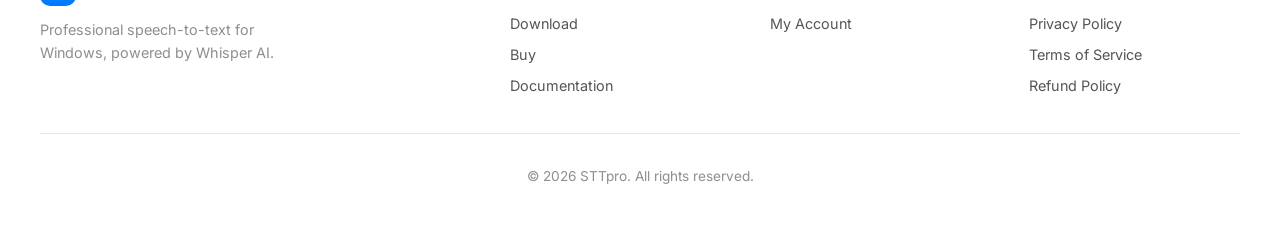
<file: website/download.html>
<!DOCTYPE html>
<html lang="en">
<head>
    <meta charset="UTF-8">
    <meta name="viewport" content="width=device-width, initial-scale=1.0">

    <!-- Primary Meta Tags -->
    <title>Download STTpro - Speech-to-Text for Windows</title>
    <meta name="description" content="Download STTpro for Windows. Professional speech-to-text powered by Whisper AI with global hotkeys, smart prompts, and transcript history.">
    <meta name="robots" content="index, follow">

    <!-- Favicon -->
    <link rel="icon" type="image/x-icon" href="assets/favicon.ico">
    <meta name="theme-color" content="#007AFF">

    <!-- Fonts & Styles -->
    <link rel="preconnect" href="https://fonts.googleapis.com">
    <link rel="preconnect" href="https://fonts.gstatic.com" crossorigin>
    <link href="https://fonts.googleapis.com/css2?family=Inter:wght@400;500;600;700;800&display=swap" rel="stylesheet">
    <link rel="stylesheet" href="styles.css">
    <style>
        /* ============ Download Page ============ */
        .download-page {
            padding: 7rem 2rem 4rem;
            background: var(--bg-primary);
            min-height: 100vh;
        }

        .download-card {
            max-width: 640px;
            margin: 0 auto;
            background: var(--bg-card);
            border-radius: 20px;
            padding: 3rem;
            border: 1px solid var(--border-light);
            box-shadow: var(--shadow-lg);
        }

        .download-card-header {
            text-align: center;
            margin-bottom: 2rem;
        }

        .download-card-header h1 {
            font-size: 2.25rem;
            font-weight: 800;
            margin-bottom: 0.5rem;
            color: var(--text-primary);
        }

        .download-card-header p {
            color: var(--text-secondary);
            font-size: 1rem;
            line-height: 1.6;
        }

        .download-card-header .version-tag {
            display: inline-block;
            background: rgba(0, 122, 255, 0.1);
            color: var(--primary);
            padding: 0.25rem 0.75rem;
            border-radius: 20px;
            font-size: 0.85rem;
            font-weight: 600;
            margin-bottom: 0.75rem;
        }

        /* ============ Quick Start ============ */
        .quick-start {
            display: flex;
            flex-direction: column;
            gap: 0.75rem;
            margin-bottom: 2rem;
        }

        .quick-start-step {
            display: flex;
            align-items: center;
            gap: 0.85rem;
            padding: 0.75rem 1rem;
            background: var(--bg-primary);
            border-radius: 10px;
            font-size: 0.93rem;
            color: var(--text-secondary);
        }

        .qs-num {
            width: 28px;
            height: 28px;
            background: var(--primary);
            color: white;
            border-radius: 50%;
            display: flex;
            align-items: center;
            justify-content: center;
            font-size: 0.8rem;
            font-weight: 700;
            flex-shrink: 0;
        }

        /* ============ Update Checker ============ */
        .update-checker {
            background: var(--bg-primary);
            border: 1px solid var(--border-light);
            border-radius: 14px;
            padding: 1.25rem 1.5rem;
            margin-bottom: 2rem;
            display: flex;
            align-items: center;
            gap: 1rem;
        }

        .update-checker-icon {
            width: 44px;
            height: 44px;
            background: linear-gradient(135deg, var(--secondary), #2AA648);
            border-radius: 12px;
            display: flex;
            align-items: center;
            justify-content: center;
            flex-shrink: 0;
        }

        .update-checker-icon svg {
            width: 22px;
            height: 22px;
            fill: white;
        }

        .update-checker-text {
            flex: 1;
        }

        .update-checker-text .status {
            font-weight: 600;
            font-size: 0.95rem;
            color: var(--text-primary);
            margin-bottom: 0.15rem;
        }

        .update-checker-text .detail {
            font-size: 0.85rem;
            color: var(--text-muted);
        }

        .update-checker-badge {
            background: rgba(52, 199, 89, 0.12);
            color: var(--secondary);
            padding: 0.3rem 0.75rem;
            border-radius: 20px;
            font-size: 0.8rem;
            font-weight: 600;
            flex-shrink: 0;
        }

        /* ============ Download Button ============ */
        .download-btn-wrap {
            text-align: center;
            margin-bottom: 2rem;
        }

        .btn-download {
            display: inline-flex;
            align-items: center;
            gap: 0.75rem;
            background: var(--primary);
            color: white;
            padding: 1.1rem 2.5rem;
            border-radius: 14px;
            font-size: 1.1rem;
            font-weight: 700;
            text-decoration: none;
            transition: all 0.2s;
            border: none;
            cursor: pointer;
            font-family: inherit;
            box-shadow: 0 4px 16px rgba(0, 122, 255, 0.3);
        }

        .btn-download:hover {
            background: var(--primary-dark);
            transform: translateY(-2px);
            box-shadow: 0 8px 30px rgba(0, 122, 255, 0.35);
        }

        .btn-download svg {
            width: 22px;
            height: 22px;
            fill: currentColor;
        }

        .download-note {
            text-align: center;
            font-size: 0.85rem;
            color: var(--text-muted);
            margin-top: 0.75rem;
        }

        /* ============ System Requirements ============ */
        .requirements-section {
            margin-bottom: 2.5rem;
        }

        .requirements-section h2 {
            font-size: 1.15rem;
            font-weight: 700;
            color: var(--text-primary);
            margin-bottom: 1rem;
            padding-bottom: 0.75rem;
            border-bottom: 1px solid var(--border-light);
        }

        .requirements-list {
            list-style: none;
            padding: 0;
        }

        .requirements-list li {
            display: flex;
            align-items: center;
            gap: 0.75rem;
            padding: 0.6rem 0;
            font-size: 0.95rem;
            color: var(--text-secondary);
        }

        .requirements-list li svg {
            width: 20px;
            height: 20px;
            fill: var(--secondary);
            flex-shrink: 0;
        }

        /* ============ Version History ============ */
        .version-history {
            margin-bottom: 0;
        }

        .version-history h2 {
            font-size: 1.15rem;
            font-weight: 700;
            color: var(--text-primary);
            margin-bottom: 1rem;
            padding-bottom: 0.75rem;
            border-bottom: 1px solid var(--border-light);
        }

        .version-entry {
            padding: 1rem 0;
            border-bottom: 1px solid var(--border-light);
        }

        .version-entry:last-child {
            border-bottom: none;
            padding-bottom: 0;
        }

        .version-entry-header {
            display: flex;
            align-items: center;
            gap: 0.75rem;
            margin-bottom: 0.5rem;
        }

        .version-entry-header .ver {
            font-weight: 700;
            font-size: 0.95rem;
            color: var(--text-primary);
        }

        .version-entry-header .date {
            font-size: 0.85rem;
            color: var(--text-muted);
        }

        .version-entry-header .tag-latest {
            background: rgba(0, 122, 255, 0.1);
            color: var(--primary);
            padding: 0.15rem 0.6rem;
            border-radius: 12px;
            font-size: 0.75rem;
            font-weight: 600;
        }

        .version-entry ul {
            list-style: none;
            padding: 0;
        }

        .version-entry ul li {
            position: relative;
            padding-left: 1.25rem;
            font-size: 0.9rem;
            color: var(--text-secondary);
            line-height: 1.7;
        }

        .version-entry ul li::before {
            content: '';
            position: absolute;
            left: 0;
            top: 0.65em;
            width: 6px;
            height: 6px;
            border-radius: 50%;
            background: var(--border);
        }

        /* ============ Responsive ============ */
        @media (max-width: 768px) {
            .download-page {
                padding: 5.5rem 1.25rem 3rem;
            }

            .download-card {
                padding: 2rem 1.5rem;
            }

            .download-card-header h1 {
                font-size: 1.75rem;
            }

            .update-checker {
                flex-wrap: wrap;
            }

            .btn-download {
                width: 100%;
                justify-content: center;
                padding: 1rem 2rem;
            }
        }
    </style>
</head>
<body>
    <!-- Navigation -->
    <nav>
        <div class="nav-container">
            <a href="index.html" class="logo">
                <div class="logo-icon">
                    <svg viewBox="0 0 24 24"><path d="M12 14c1.66 0 3-1.34 3-3V5c0-1.66-1.34-3-3-3S9 3.34 9 5v6c0 1.66 1.34 3 3 3z"/><path d="M17 11c0 2.76-2.24 5-5 5s-5-2.24-5-5H5c0 3.53 2.61 6.43 6 6.92V21h2v-3.08c3.39-.49 6-3.39 6-6.92h-2z"/></svg>
                </div>
                STTpro
            </a>
            <div class="hamburger" onclick="toggleMenu()">
                <span></span>
                <span></span>
                <span></span>
            </div>
            <div class="nav-links">
                <a href="index.html">Home</a>
                <a href="download.html">Download</a>
                <a href="buy.html">Buy</a>
                <a href="docs.html">Docs</a>
                <a href="account.html">Account</a>
            </div>
        </div>
    </nav>

    <!-- Download Section -->
    <section class="download-page">
        <div class="download-card fade-in-up">
            <div class="download-card-header">
                <h1>Download STTpro</h1>
                <p>Professional speech-to-text for Windows 10 and Windows 11.<br>Bring your own API key. No subscription, no monthly fees.</p>
            </div>

            <!-- Download Button -->
            <div class="download-btn-wrap">
                <a href="#" class="btn-download">
                    <svg viewBox="0 0 24 24"><path d="M19 9h-4V3H9v6H5l7 7 7-7zM5 18v2h14v-2H5z"/></svg>
                    Download for Windows
                </a>
                <p class="download-note">STTpro v1.0.0 &middot; Windows 10/11 &middot; 12 MB &middot; Free trial included</p>
            </div>

            <!-- Quick start steps -->
            <div class="quick-start">
                <div class="quick-start-step">
                    <span class="qs-num">1</span>
                    <span>Download &amp; install STTpro</span>
                </div>
                <div class="quick-start-step">
                    <span class="qs-num">2</span>
                    <span>Enter your OpenAI API key in settings</span>
                </div>
                <div class="quick-start-step">
                    <span class="qs-num">3</span>
                    <span>Press your hotkey and start dictating</span>
                </div>
            </div>

            <!-- System Requirements -->
            <div class="requirements-section">
                <h2>System Requirements</h2>
                <ul class="requirements-list">
                    <li>
                        <svg viewBox="0 0 24 24"><path d="M9 16.17L4.83 12l-1.42 1.41L9 19 21 7l-1.41-1.41z"/></svg>
                        Windows 10 (version 1903+) or Windows 11
                    </li>
                    <li>
                        <svg viewBox="0 0 24 24"><path d="M9 16.17L4.83 12l-1.42 1.41L9 19 21 7l-1.41-1.41z"/></svg>
                        .NET 8 Runtime (included in installer)
                    </li>
                    <li>
                        <svg viewBox="0 0 24 24"><path d="M9 16.17L4.83 12l-1.42 1.41L9 19 21 7l-1.41-1.41z"/></svg>
                        Microphone or audio input device
                    </li>
                    <li>
                        <svg viewBox="0 0 24 24"><path d="M9 16.17L4.83 12l-1.42 1.41L9 19 21 7l-1.41-1.41z"/></svg>
                        OpenAI API key (for Whisper transcription)
                    </li>
                    <li>
                        <svg viewBox="0 0 24 24"><path d="M9 16.17L4.83 12l-1.42 1.41L9 19 21 7l-1.41-1.41z"/></svg>
                        Internet connection (for API calls)
                    </li>
                </ul>
            </div>

            <!-- Version History -->
            <div class="version-history">
                <h2>Version History</h2>

                <div class="version-entry">
                    <div class="version-entry-header">
                        <span class="ver">v1.0.0</span>
                        <span class="date">March 2026</span>
                        <span class="tag-latest">Latest</span>
                    </div>
                    <ul>
                        <li>Initial public release</li>
                        <li>Whisper AI transcription with automatic language detection</li>
                        <li>Global hotkeys with customizable key bindings</li>
                        <li>Smart Prompts powered by GPT post-processing</li>
                        <li>Transcript history with search and export</li>
                        <li>Automatic silence detection</li>
                        <li>System tray integration with recording indicator</li>
                    </ul>
                </div>

                <div class="version-entry">
                    <div class="version-entry-header">
                        <span class="ver">v0.9.0</span>
                        <span class="date">February 2026</span>
                    </div>
                    <ul>
                        <li>Public beta release</li>
                        <li>Added DPAPI encryption for API key storage</li>
                        <li>Improved audio device selection</li>
                        <li>Bug fixes and performance improvements</li>
                    </ul>
                </div>
            </div>
        </div>
    </section>

    <!-- Footer -->
    <footer>
        <div class="footer-container">
            <div class="footer-brand">
                <a href="index.html" class="logo">
                    <div class="logo-icon">
                        <svg viewBox="0 0 24 24"><path d="M12 14c1.66 0 3-1.34 3-3V5c0-1.66-1.34-3-3-3S9 3.34 9 5v6c0 1.66 1.34 3 3 3z"/><path d="M17 11c0 2.76-2.24 5-5 5s-5-2.24-5-5H5c0 3.53 2.61 6.43 6 6.92V21h2v-3.08c3.39-.49 6-3.39 6-6.92h-2z"/></svg>
                    </div>
                    STTpro
                </a>
                <p>Professional speech-to-text for Windows, powered by Whisper AI.</p>
            </div>
            <div class="footer-col">
                <h4>Product</h4>
                <a href="download.html">Download</a>
                <a href="buy.html">Buy</a>
                <a href="docs.html">Documentation</a>
            </div>
            <div class="footer-col">
                <h4>Account</h4>
                <a href="account.html">My Account</a>
            </div>
            <div class="footer-col">
                <h4>Legal</h4>
                <a href="privacy.html">Privacy Policy</a>
                <a href="terms.html">Terms of Service</a>
                <a href="refund.html">Refund Policy</a>
            </div>
        </div>
        <div class="footer-bottom">
            &copy; 2026 STTpro. All rights reserved.
        </div>
    </footer>

    <script>
        // Mobile menu toggle
        function toggleMenu() {
            document.querySelector('.hamburger').classList.toggle('active');
            document.querySelector('.nav-links').classList.toggle('active');
        }
    </script>
</body>
</html>
</file>
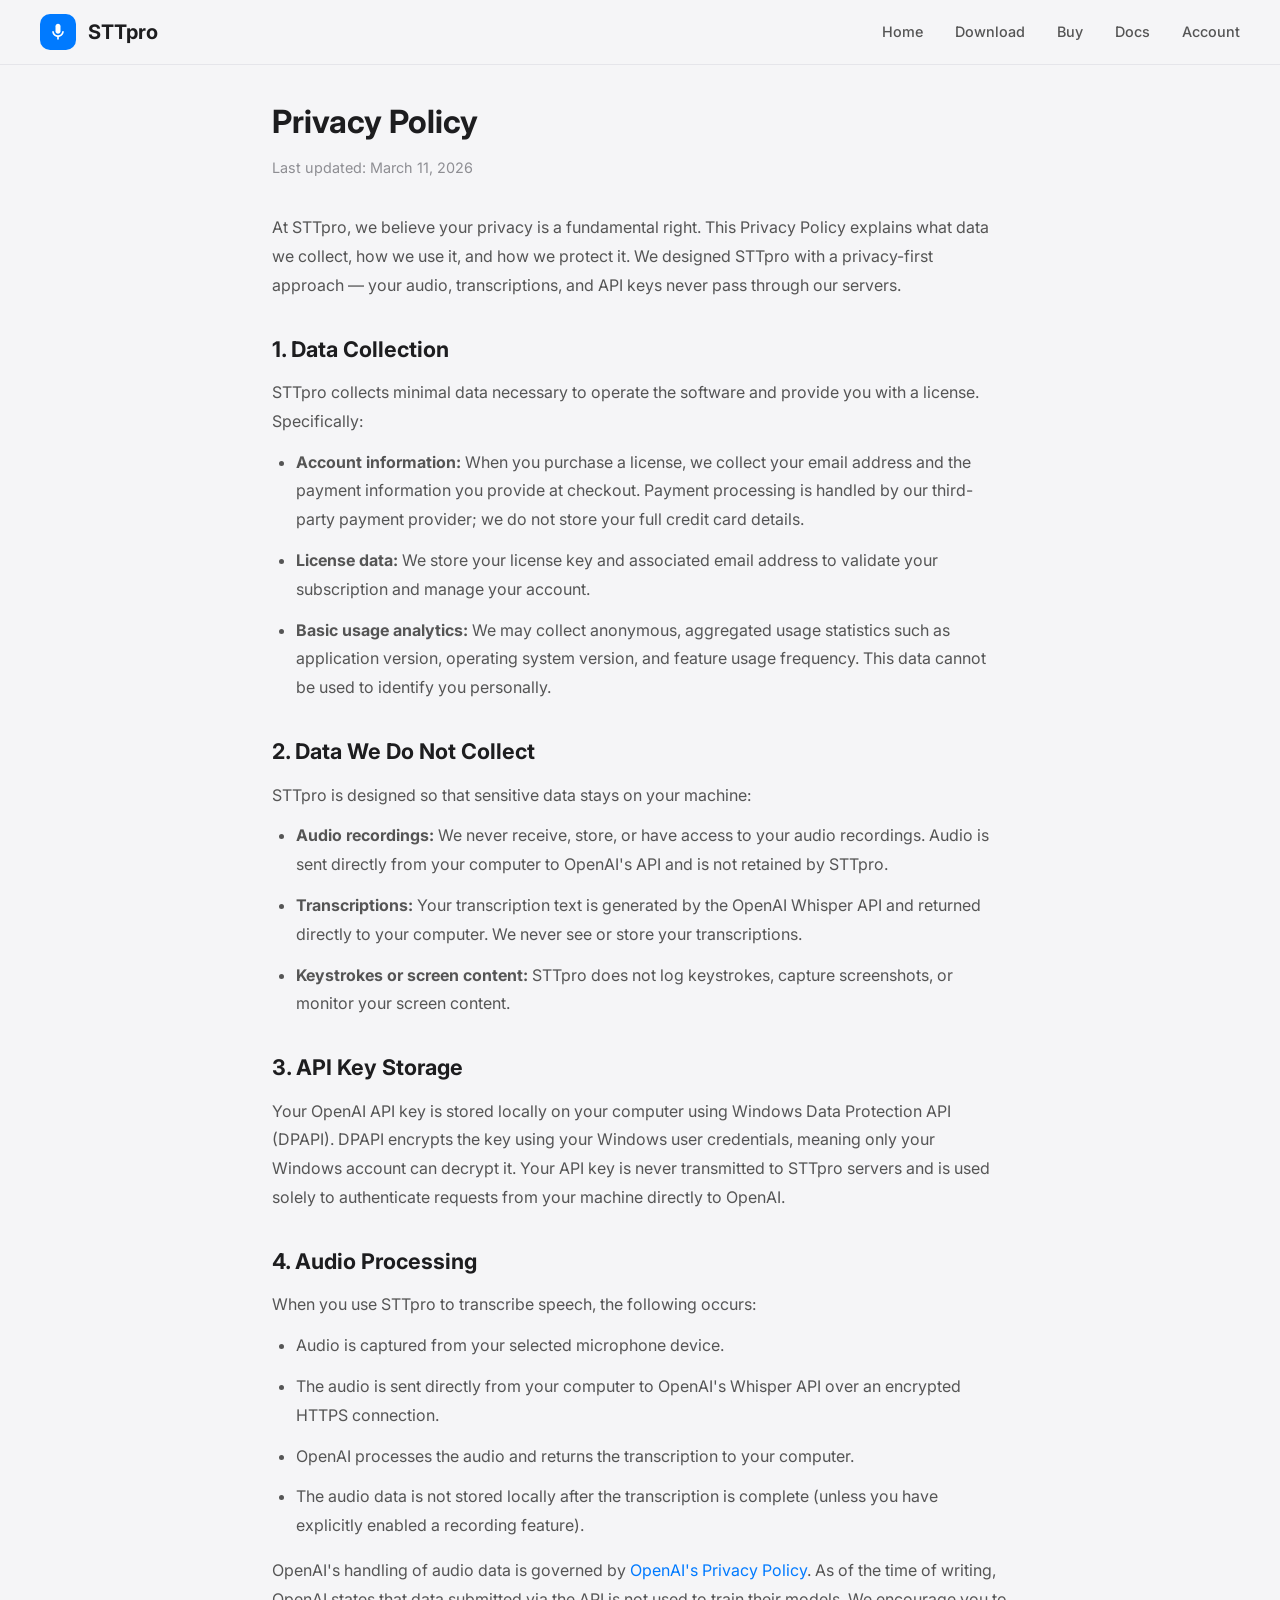
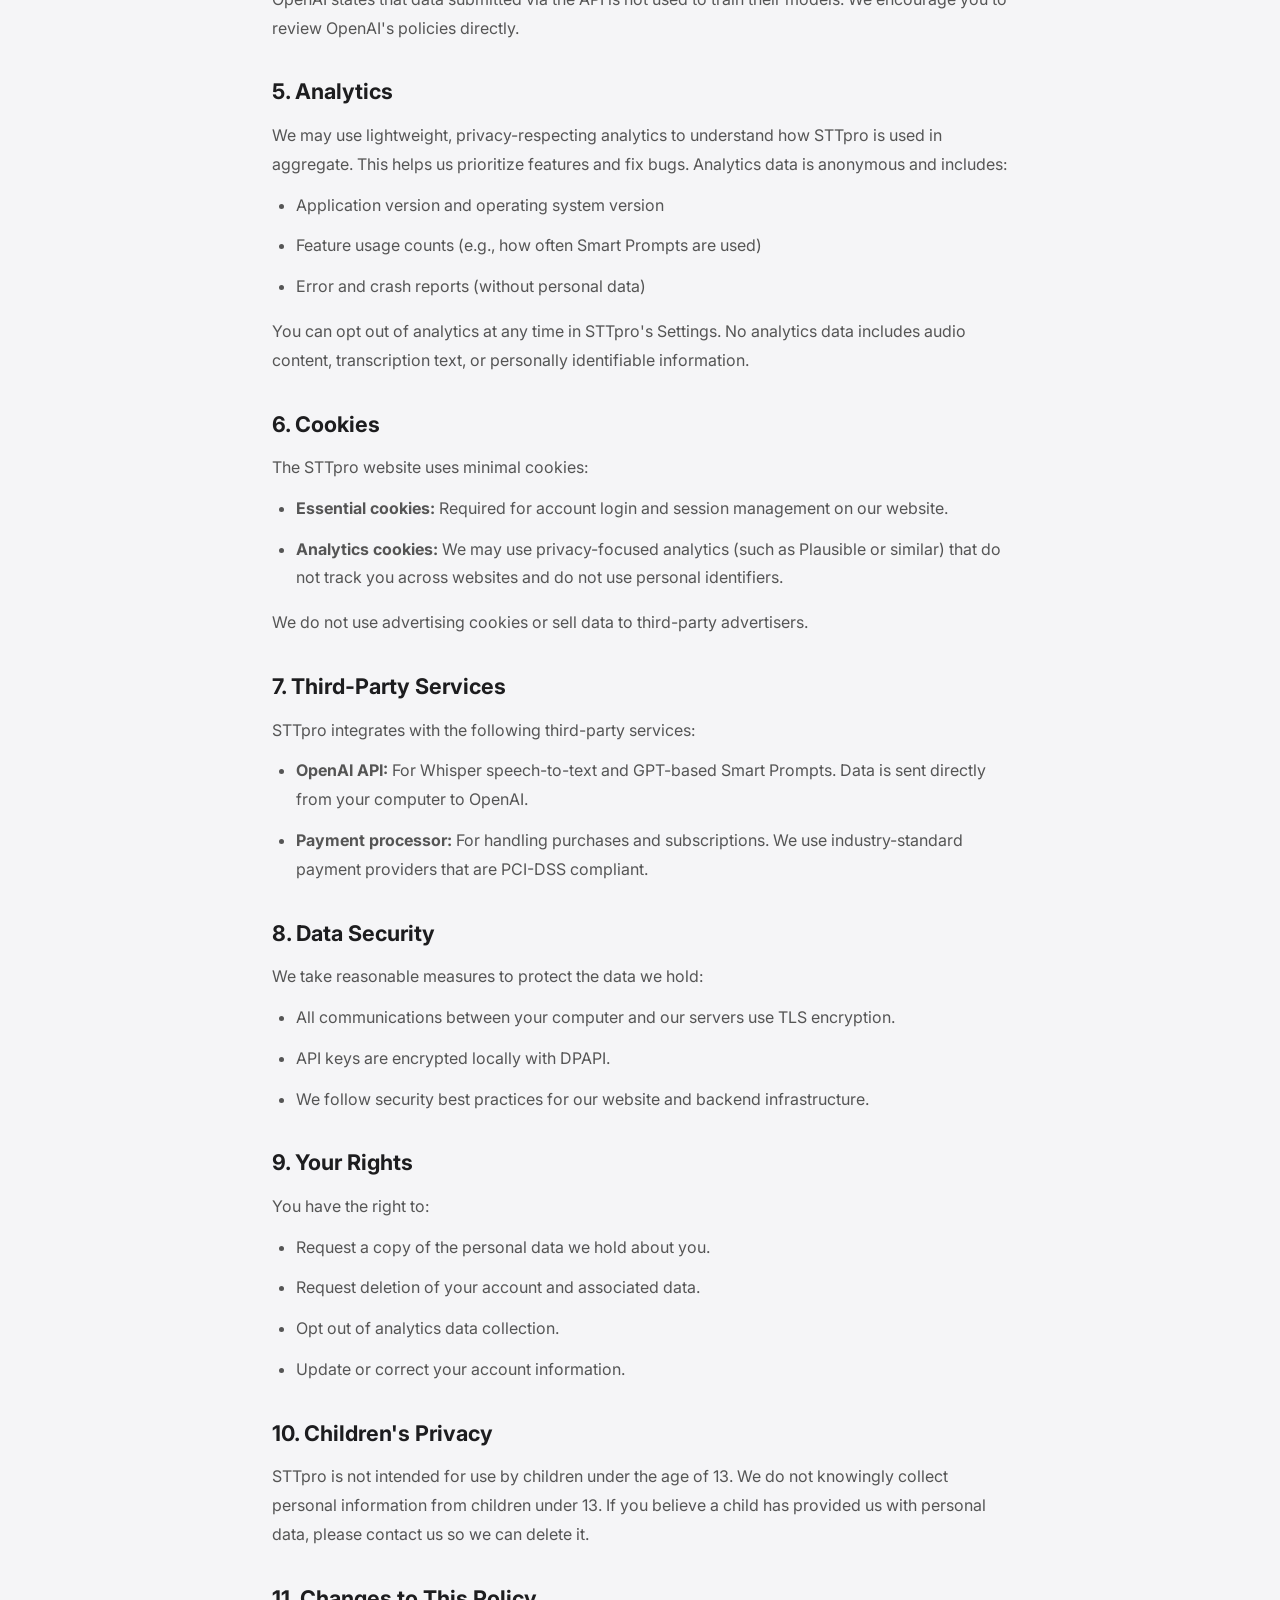
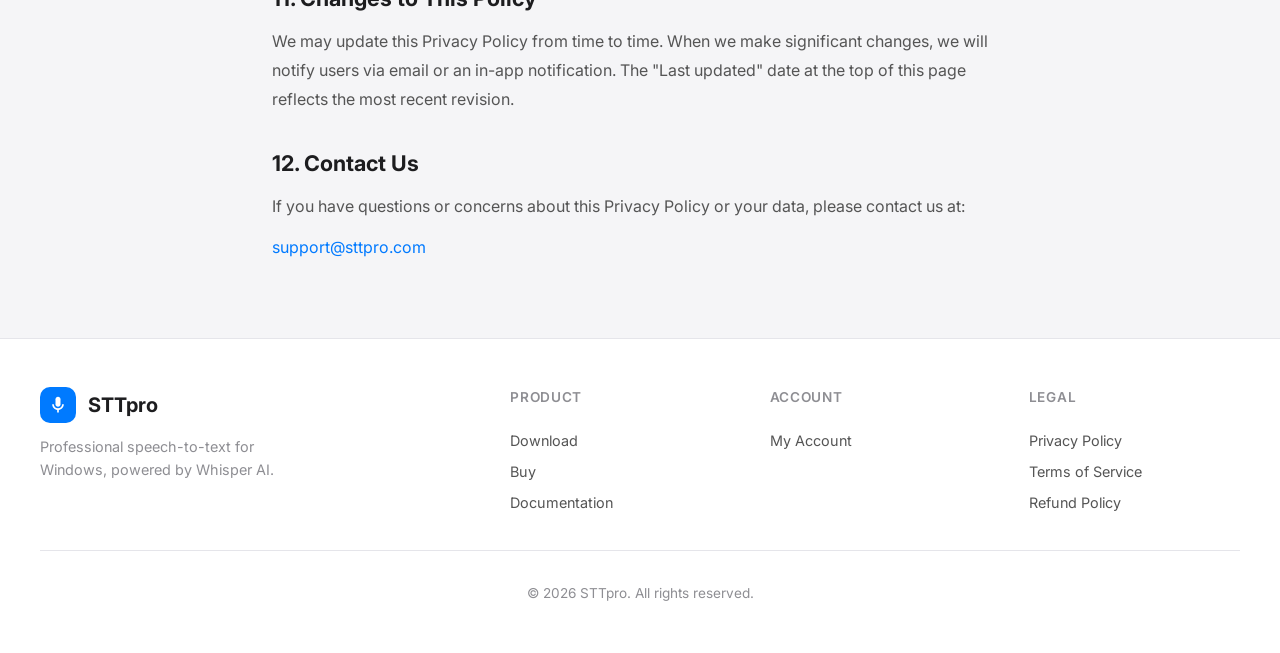
<file: website/privacy.html>
<!DOCTYPE html>
<html lang="en">
<head>
    <meta charset="UTF-8">
    <meta name="viewport" content="width=device-width, initial-scale=1.0">
    <title>Privacy Policy - STTpro</title>
    <meta name="description" content="STTpro Privacy Policy - Learn how we handle your data, protect your privacy, and keep your information secure.">
    <meta name="robots" content="index, follow">

    <!-- Favicon -->
    <link rel="icon" type="image/x-icon" href="assets/favicon.ico">
    <meta name="theme-color" content="#007AFF">

    <!-- Fonts & Styles -->
    <link rel="preconnect" href="https://fonts.googleapis.com">
    <link rel="preconnect" href="https://fonts.gstatic.com" crossorigin>
    <link href="https://fonts.googleapis.com/css2?family=Inter:wght@400;500;600;700;800&display=swap" rel="stylesheet">
    <link rel="stylesheet" href="styles.css">
</head>
<body>
    <!-- Navigation -->
    <nav>
        <div class="nav-container">
            <a href="index.html" class="logo">
                <div class="logo-icon">
                    <svg viewBox="0 0 24 24"><path d="M12 14c1.66 0 3-1.34 3-3V5c0-1.66-1.34-3-3-3S9 3.34 9 5v6c0 1.66 1.34 3 3 3z"/><path d="M17 11c0 2.76-2.24 5-5 5s-5-2.24-5-5H5c0 3.53 2.61 6.43 6 6.92V21h2v-3.08c3.39-.49 6-3.39 6-6.92h-2z"/></svg>
                </div>
                STTpro
            </a>
            <div class="hamburger" onclick="toggleMenu()">
                <span></span>
                <span></span>
                <span></span>
            </div>
            <div class="nav-links">
                <a href="index.html">Home</a>
                <a href="download.html">Download</a>
                <a href="buy.html">Buy</a>
                <a href="docs.html">Docs</a>
                <a href="account.html">Account</a>
            </div>
        </div>
    </nav>

    <!-- Privacy Policy Content -->
    <div class="legal-content">
        <h1>Privacy Policy</h1>
        <p class="last-updated">Last updated: March 11, 2026</p>

        <p>At STTpro, we believe your privacy is a fundamental right. This Privacy Policy explains what data we collect, how we use it, and how we protect it. We designed STTpro with a privacy-first approach &mdash; your audio, transcriptions, and API keys never pass through our servers.</p>

        <h2>1. Data Collection</h2>
        <p>STTpro collects minimal data necessary to operate the software and provide you with a license. Specifically:</p>
        <ul>
            <li><strong>Account information:</strong> When you purchase a license, we collect your email address and the payment information you provide at checkout. Payment processing is handled by our third-party payment provider; we do not store your full credit card details.</li>
            <li><strong>License data:</strong> We store your license key and associated email address to validate your subscription and manage your account.</li>
            <li><strong>Basic usage analytics:</strong> We may collect anonymous, aggregated usage statistics such as application version, operating system version, and feature usage frequency. This data cannot be used to identify you personally.</li>
        </ul>

        <h2>2. Data We Do Not Collect</h2>
        <p>STTpro is designed so that sensitive data stays on your machine:</p>
        <ul>
            <li><strong>Audio recordings:</strong> We never receive, store, or have access to your audio recordings. Audio is sent directly from your computer to OpenAI's API and is not retained by STTpro.</li>
            <li><strong>Transcriptions:</strong> Your transcription text is generated by the OpenAI Whisper API and returned directly to your computer. We never see or store your transcriptions.</li>
            <li><strong>Keystrokes or screen content:</strong> STTpro does not log keystrokes, capture screenshots, or monitor your screen content.</li>
        </ul>

        <h2>3. API Key Storage</h2>
        <p>Your OpenAI API key is stored locally on your computer using Windows Data Protection API (DPAPI). DPAPI encrypts the key using your Windows user credentials, meaning only your Windows account can decrypt it. Your API key is never transmitted to STTpro servers and is used solely to authenticate requests from your machine directly to OpenAI.</p>

        <h2>4. Audio Processing</h2>
        <p>When you use STTpro to transcribe speech, the following occurs:</p>
        <ul>
            <li>Audio is captured from your selected microphone device.</li>
            <li>The audio is sent directly from your computer to OpenAI's Whisper API over an encrypted HTTPS connection.</li>
            <li>OpenAI processes the audio and returns the transcription to your computer.</li>
            <li>The audio data is not stored locally after the transcription is complete (unless you have explicitly enabled a recording feature).</li>
        </ul>
        <p>OpenAI's handling of audio data is governed by <a href="https://openai.com/policies/privacy-policy" target="_blank" rel="noopener">OpenAI's Privacy Policy</a>. As of the time of writing, OpenAI states that data submitted via the API is not used to train their models. We encourage you to review OpenAI's policies directly.</p>

        <h2>5. Analytics</h2>
        <p>We may use lightweight, privacy-respecting analytics to understand how STTpro is used in aggregate. This helps us prioritize features and fix bugs. Analytics data is anonymous and includes:</p>
        <ul>
            <li>Application version and operating system version</li>
            <li>Feature usage counts (e.g., how often Smart Prompts are used)</li>
            <li>Error and crash reports (without personal data)</li>
        </ul>
        <p>You can opt out of analytics at any time in STTpro's Settings. No analytics data includes audio content, transcription text, or personally identifiable information.</p>

        <h2>6. Cookies</h2>
        <p>The STTpro website uses minimal cookies:</p>
        <ul>
            <li><strong>Essential cookies:</strong> Required for account login and session management on our website.</li>
            <li><strong>Analytics cookies:</strong> We may use privacy-focused analytics (such as Plausible or similar) that do not track you across websites and do not use personal identifiers.</li>
        </ul>
        <p>We do not use advertising cookies or sell data to third-party advertisers.</p>

        <h2>7. Third-Party Services</h2>
        <p>STTpro integrates with the following third-party services:</p>
        <ul>
            <li><strong>OpenAI API:</strong> For Whisper speech-to-text and GPT-based Smart Prompts. Data is sent directly from your computer to OpenAI.</li>
            <li><strong>Payment processor:</strong> For handling purchases and subscriptions. We use industry-standard payment providers that are PCI-DSS compliant.</li>
        </ul>

        <h2>8. Data Security</h2>
        <p>We take reasonable measures to protect the data we hold:</p>
        <ul>
            <li>All communications between your computer and our servers use TLS encryption.</li>
            <li>API keys are encrypted locally with DPAPI.</li>
            <li>We follow security best practices for our website and backend infrastructure.</li>
        </ul>

        <h2>9. Your Rights</h2>
        <p>You have the right to:</p>
        <ul>
            <li>Request a copy of the personal data we hold about you.</li>
            <li>Request deletion of your account and associated data.</li>
            <li>Opt out of analytics data collection.</li>
            <li>Update or correct your account information.</li>
        </ul>

        <h2>10. Children's Privacy</h2>
        <p>STTpro is not intended for use by children under the age of 13. We do not knowingly collect personal information from children under 13. If you believe a child has provided us with personal data, please contact us so we can delete it.</p>

        <h2>11. Changes to This Policy</h2>
        <p>We may update this Privacy Policy from time to time. When we make significant changes, we will notify users via email or an in-app notification. The "Last updated" date at the top of this page reflects the most recent revision.</p>

        <h2>12. Contact Us</h2>
        <p>If you have questions or concerns about this Privacy Policy or your data, please contact us at:</p>
        <p><a href="mailto:support@sttpro.com">support@sttpro.com</a></p>
    </div>

    <!-- Footer -->
    <footer>
        <div class="footer-container">
            <div class="footer-brand">
                <a href="index.html" class="logo">
                    <div class="logo-icon">
                        <svg viewBox="0 0 24 24"><path d="M12 14c1.66 0 3-1.34 3-3V5c0-1.66-1.34-3-3-3S9 3.34 9 5v6c0 1.66 1.34 3 3 3z"/><path d="M17 11c0 2.76-2.24 5-5 5s-5-2.24-5-5H5c0 3.53 2.61 6.43 6 6.92V21h2v-3.08c3.39-.49 6-3.39 6-6.92h-2z"/></svg>
                    </div>
                    STTpro
                </a>
                <p>Professional speech-to-text for Windows, powered by Whisper AI.</p>
            </div>
            <div class="footer-col">
                <h4>Product</h4>
                <a href="download.html">Download</a>
                <a href="buy.html">Buy</a>
                <a href="docs.html">Documentation</a>
            </div>
            <div class="footer-col">
                <h4>Account</h4>
                <a href="account.html">My Account</a>
            </div>
            <div class="footer-col">
                <h4>Legal</h4>
                <a href="privacy.html">Privacy Policy</a>
                <a href="terms.html">Terms of Service</a>
                <a href="refund.html">Refund Policy</a>
            </div>
        </div>
        <div class="footer-bottom">
            &copy; 2026 STTpro. All rights reserved.
        </div>
    </footer>

    <script>
        function toggleMenu() {
            document.querySelector('.hamburger').classList.toggle('active');
            document.querySelector('.nav-links').classList.toggle('active');
        }
    </script>
</body>
</html>
</file>
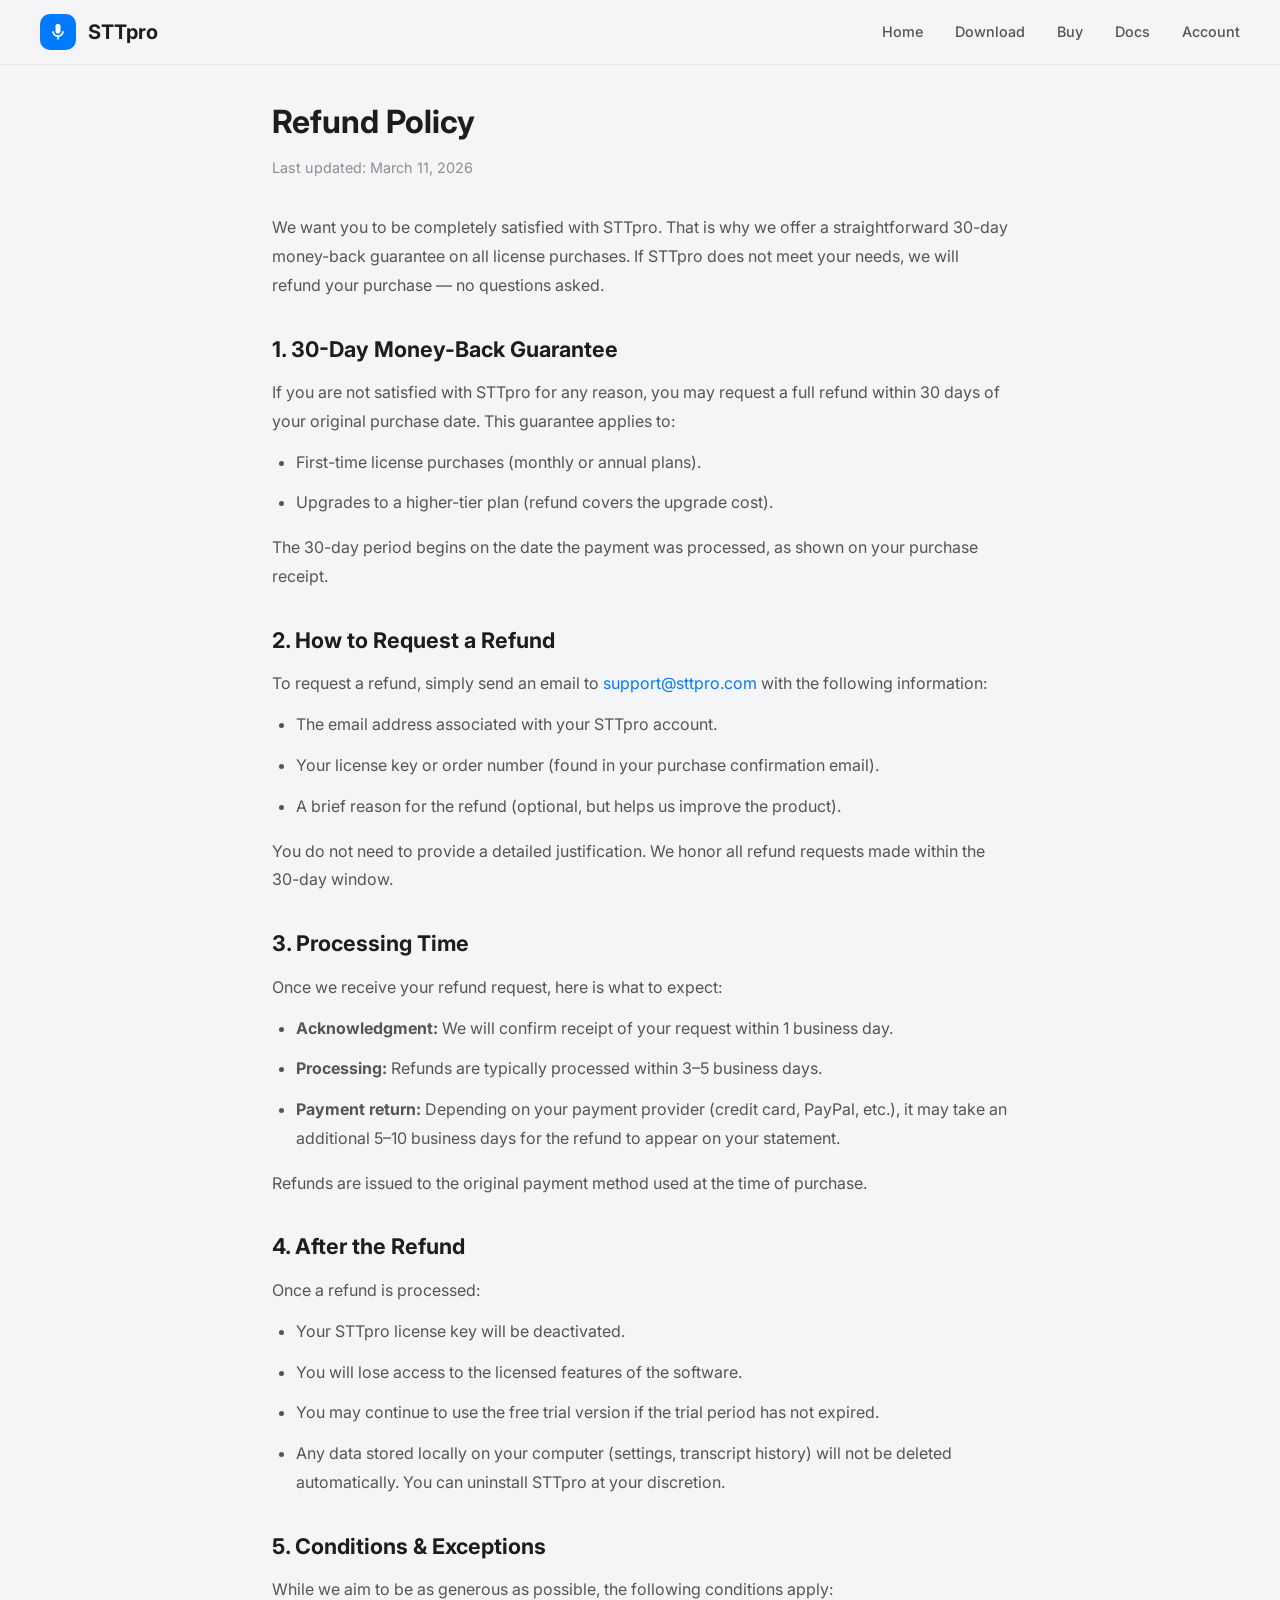
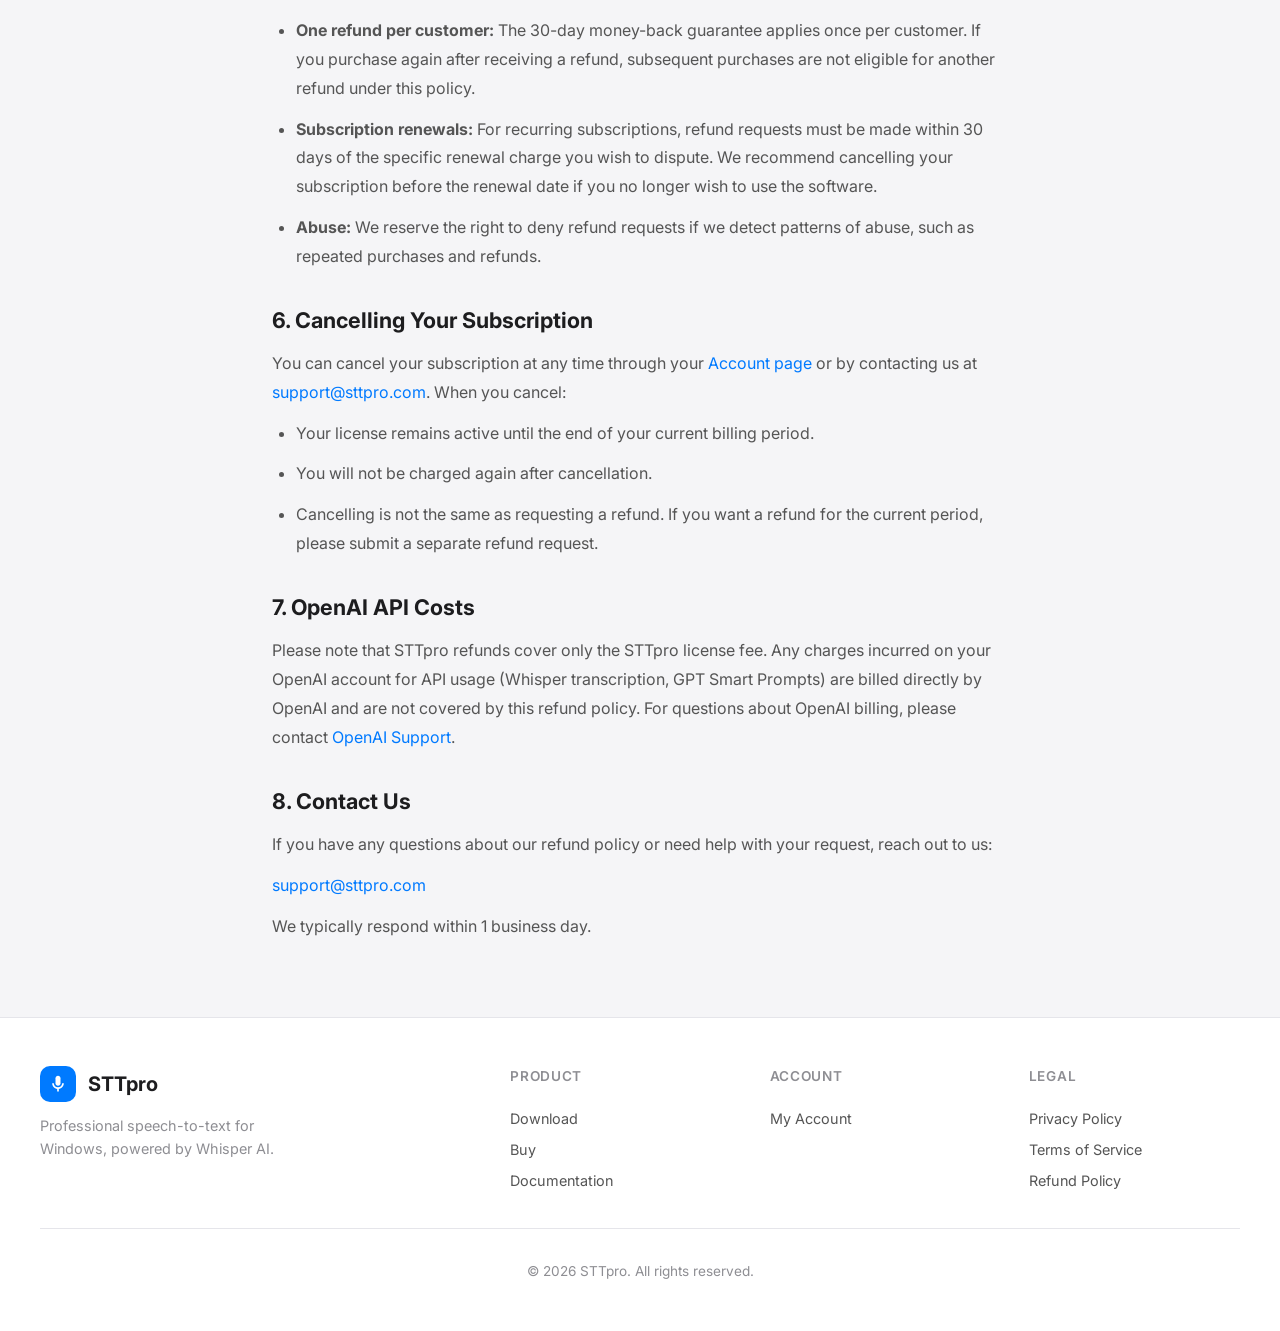
<file: website/refund.html>
<!DOCTYPE html>
<html lang="en">
<head>
    <meta charset="UTF-8">
    <meta name="viewport" content="width=device-width, initial-scale=1.0">
    <title>Refund Policy - STTpro</title>
    <meta name="description" content="STTpro Refund Policy - 30-day money-back guarantee. Learn how to request a refund for your STTpro license.">
    <meta name="robots" content="index, follow">

    <!-- Favicon -->
    <link rel="icon" type="image/x-icon" href="assets/favicon.ico">
    <meta name="theme-color" content="#007AFF">

    <!-- Fonts & Styles -->
    <link rel="preconnect" href="https://fonts.googleapis.com">
    <link rel="preconnect" href="https://fonts.gstatic.com" crossorigin>
    <link href="https://fonts.googleapis.com/css2?family=Inter:wght@400;500;600;700;800&display=swap" rel="stylesheet">
    <link rel="stylesheet" href="styles.css">
</head>
<body>
    <!-- Navigation -->
    <nav>
        <div class="nav-container">
            <a href="index.html" class="logo">
                <div class="logo-icon">
                    <svg viewBox="0 0 24 24"><path d="M12 14c1.66 0 3-1.34 3-3V5c0-1.66-1.34-3-3-3S9 3.34 9 5v6c0 1.66 1.34 3 3 3z"/><path d="M17 11c0 2.76-2.24 5-5 5s-5-2.24-5-5H5c0 3.53 2.61 6.43 6 6.92V21h2v-3.08c3.39-.49 6-3.39 6-6.92h-2z"/></svg>
                </div>
                STTpro
            </a>
            <div class="hamburger" onclick="toggleMenu()">
                <span></span>
                <span></span>
                <span></span>
            </div>
            <div class="nav-links">
                <a href="index.html">Home</a>
                <a href="download.html">Download</a>
                <a href="buy.html">Buy</a>
                <a href="docs.html">Docs</a>
                <a href="account.html">Account</a>
            </div>
        </div>
    </nav>

    <!-- Refund Policy Content -->
    <div class="legal-content">
        <h1>Refund Policy</h1>
        <p class="last-updated">Last updated: March 11, 2026</p>

        <p>We want you to be completely satisfied with STTpro. That is why we offer a straightforward 30-day money-back guarantee on all license purchases. If STTpro does not meet your needs, we will refund your purchase &mdash; no questions asked.</p>

        <h2>1. 30-Day Money-Back Guarantee</h2>
        <p>If you are not satisfied with STTpro for any reason, you may request a full refund within 30 days of your original purchase date. This guarantee applies to:</p>
        <ul>
            <li>First-time license purchases (monthly or annual plans).</li>
            <li>Upgrades to a higher-tier plan (refund covers the upgrade cost).</li>
        </ul>
        <p>The 30-day period begins on the date the payment was processed, as shown on your purchase receipt.</p>

        <h2>2. How to Request a Refund</h2>
        <p>To request a refund, simply send an email to <a href="mailto:support@sttpro.com">support@sttpro.com</a> with the following information:</p>
        <ul>
            <li>The email address associated with your STTpro account.</li>
            <li>Your license key or order number (found in your purchase confirmation email).</li>
            <li>A brief reason for the refund (optional, but helps us improve the product).</li>
        </ul>
        <p>You do not need to provide a detailed justification. We honor all refund requests made within the 30-day window.</p>

        <h2>3. Processing Time</h2>
        <p>Once we receive your refund request, here is what to expect:</p>
        <ul>
            <li><strong>Acknowledgment:</strong> We will confirm receipt of your request within 1 business day.</li>
            <li><strong>Processing:</strong> Refunds are typically processed within 3&ndash;5 business days.</li>
            <li><strong>Payment return:</strong> Depending on your payment provider (credit card, PayPal, etc.), it may take an additional 5&ndash;10 business days for the refund to appear on your statement.</li>
        </ul>
        <p>Refunds are issued to the original payment method used at the time of purchase.</p>

        <h2>4. After the Refund</h2>
        <p>Once a refund is processed:</p>
        <ul>
            <li>Your STTpro license key will be deactivated.</li>
            <li>You will lose access to the licensed features of the software.</li>
            <li>You may continue to use the free trial version if the trial period has not expired.</li>
            <li>Any data stored locally on your computer (settings, transcript history) will not be deleted automatically. You can uninstall STTpro at your discretion.</li>
        </ul>

        <h2>5. Conditions &amp; Exceptions</h2>
        <p>While we aim to be as generous as possible, the following conditions apply:</p>
        <ul>
            <li><strong>One refund per customer:</strong> The 30-day money-back guarantee applies once per customer. If you purchase again after receiving a refund, subsequent purchases are not eligible for another refund under this policy.</li>
            <li><strong>Subscription renewals:</strong> For recurring subscriptions, refund requests must be made within 30 days of the specific renewal charge you wish to dispute. We recommend cancelling your subscription before the renewal date if you no longer wish to use the software.</li>
            <li><strong>Abuse:</strong> We reserve the right to deny refund requests if we detect patterns of abuse, such as repeated purchases and refunds.</li>
        </ul>

        <h2>6. Cancelling Your Subscription</h2>
        <p>You can cancel your subscription at any time through your <a href="account.html">Account page</a> or by contacting us at <a href="mailto:support@sttpro.com">support@sttpro.com</a>. When you cancel:</p>
        <ul>
            <li>Your license remains active until the end of your current billing period.</li>
            <li>You will not be charged again after cancellation.</li>
            <li>Cancelling is not the same as requesting a refund. If you want a refund for the current period, please submit a separate refund request.</li>
        </ul>

        <h2>7. OpenAI API Costs</h2>
        <p>Please note that STTpro refunds cover only the STTpro license fee. Any charges incurred on your OpenAI account for API usage (Whisper transcription, GPT Smart Prompts) are billed directly by OpenAI and are not covered by this refund policy. For questions about OpenAI billing, please contact <a href="https://help.openai.com" target="_blank" rel="noopener">OpenAI Support</a>.</p>

        <h2>8. Contact Us</h2>
        <p>If you have any questions about our refund policy or need help with your request, reach out to us:</p>
        <p><a href="mailto:support@sttpro.com">support@sttpro.com</a></p>
        <p>We typically respond within 1 business day.</p>
    </div>

    <!-- Footer -->
    <footer>
        <div class="footer-container">
            <div class="footer-brand">
                <a href="index.html" class="logo">
                    <div class="logo-icon">
                        <svg viewBox="0 0 24 24"><path d="M12 14c1.66 0 3-1.34 3-3V5c0-1.66-1.34-3-3-3S9 3.34 9 5v6c0 1.66 1.34 3 3 3z"/><path d="M17 11c0 2.76-2.24 5-5 5s-5-2.24-5-5H5c0 3.53 2.61 6.43 6 6.92V21h2v-3.08c3.39-.49 6-3.39 6-6.92h-2z"/></svg>
                    </div>
                    STTpro
                </a>
                <p>Professional speech-to-text for Windows, powered by Whisper AI.</p>
            </div>
            <div class="footer-col">
                <h4>Product</h4>
                <a href="download.html">Download</a>
                <a href="buy.html">Buy</a>
                <a href="docs.html">Documentation</a>
            </div>
            <div class="footer-col">
                <h4>Account</h4>
                <a href="account.html">My Account</a>
            </div>
            <div class="footer-col">
                <h4>Legal</h4>
                <a href="privacy.html">Privacy Policy</a>
                <a href="terms.html">Terms of Service</a>
                <a href="refund.html">Refund Policy</a>
            </div>
        </div>
        <div class="footer-bottom">
            &copy; 2026 STTpro. All rights reserved.
        </div>
    </footer>

    <script>
        function toggleMenu() {
            document.querySelector('.hamburger').classList.toggle('active');
            document.querySelector('.nav-links').classList.toggle('active');
        }
    </script>
</body>
</html>
</file>
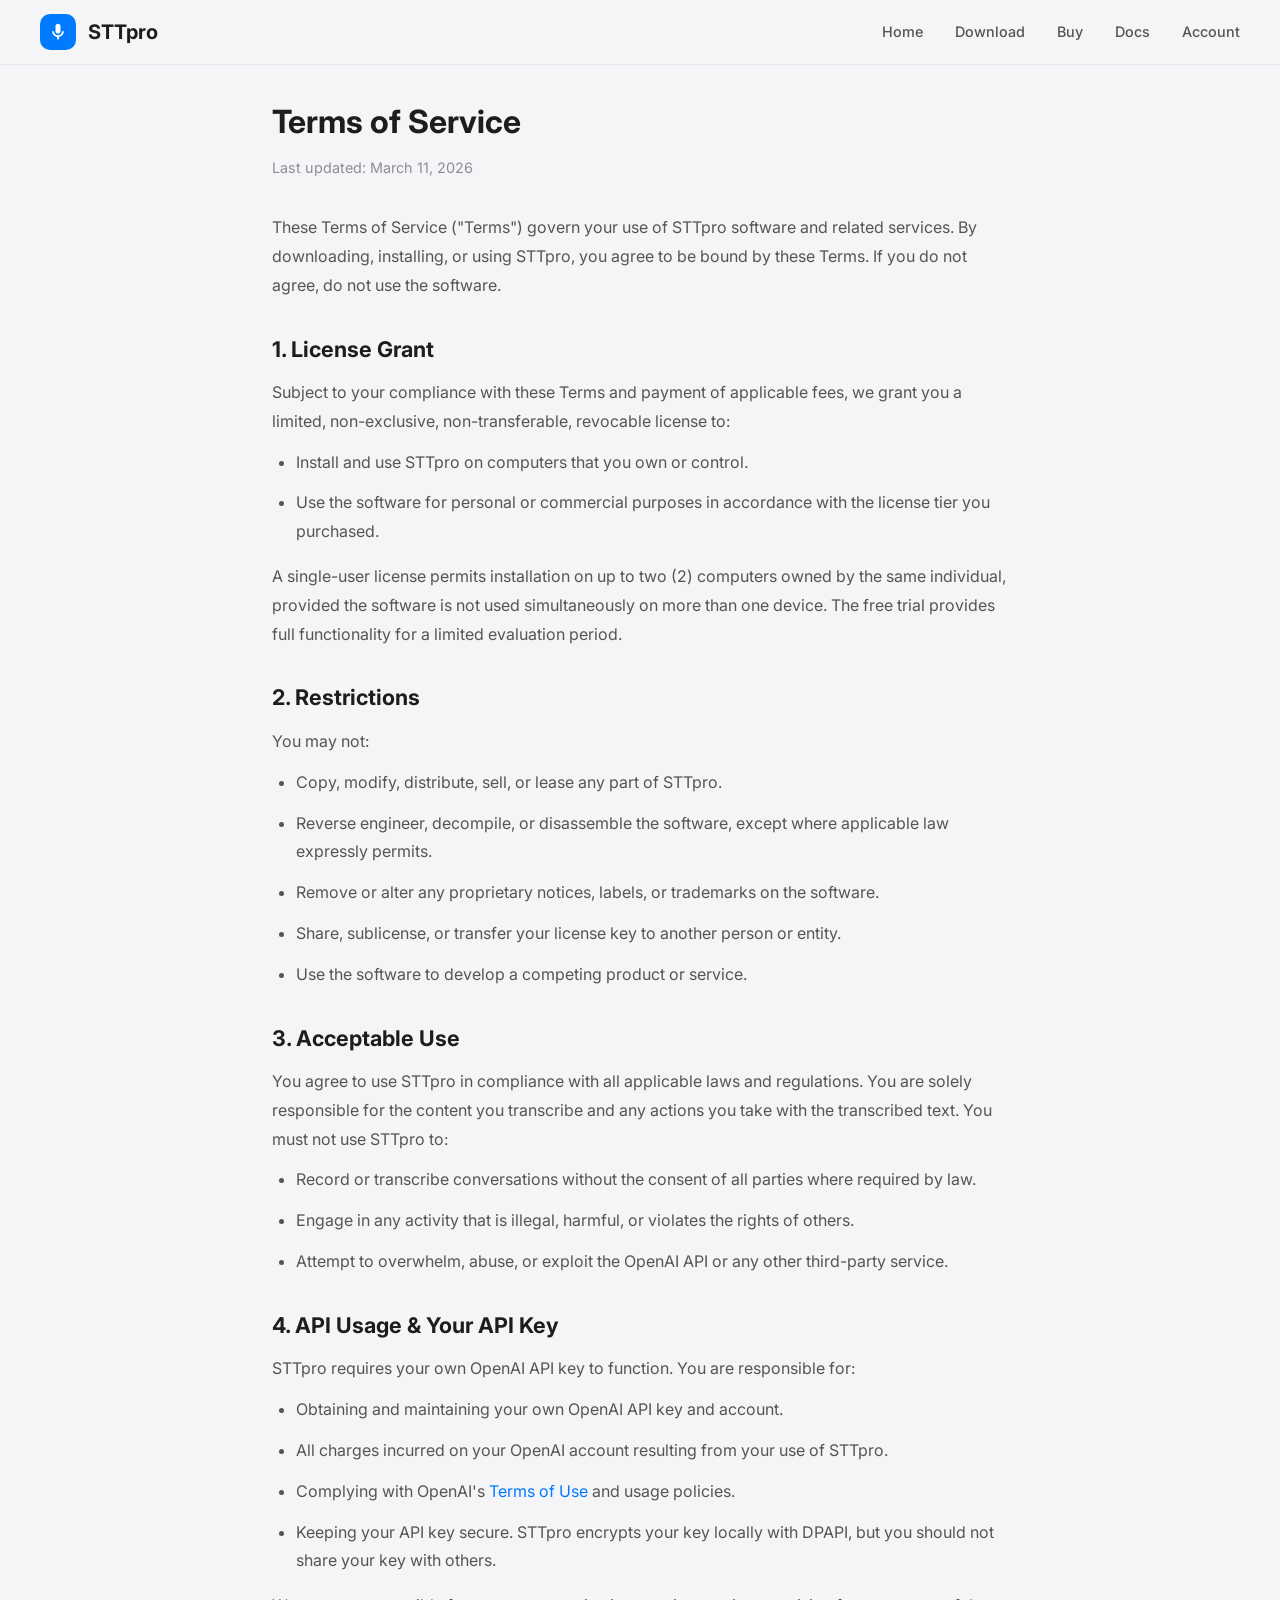
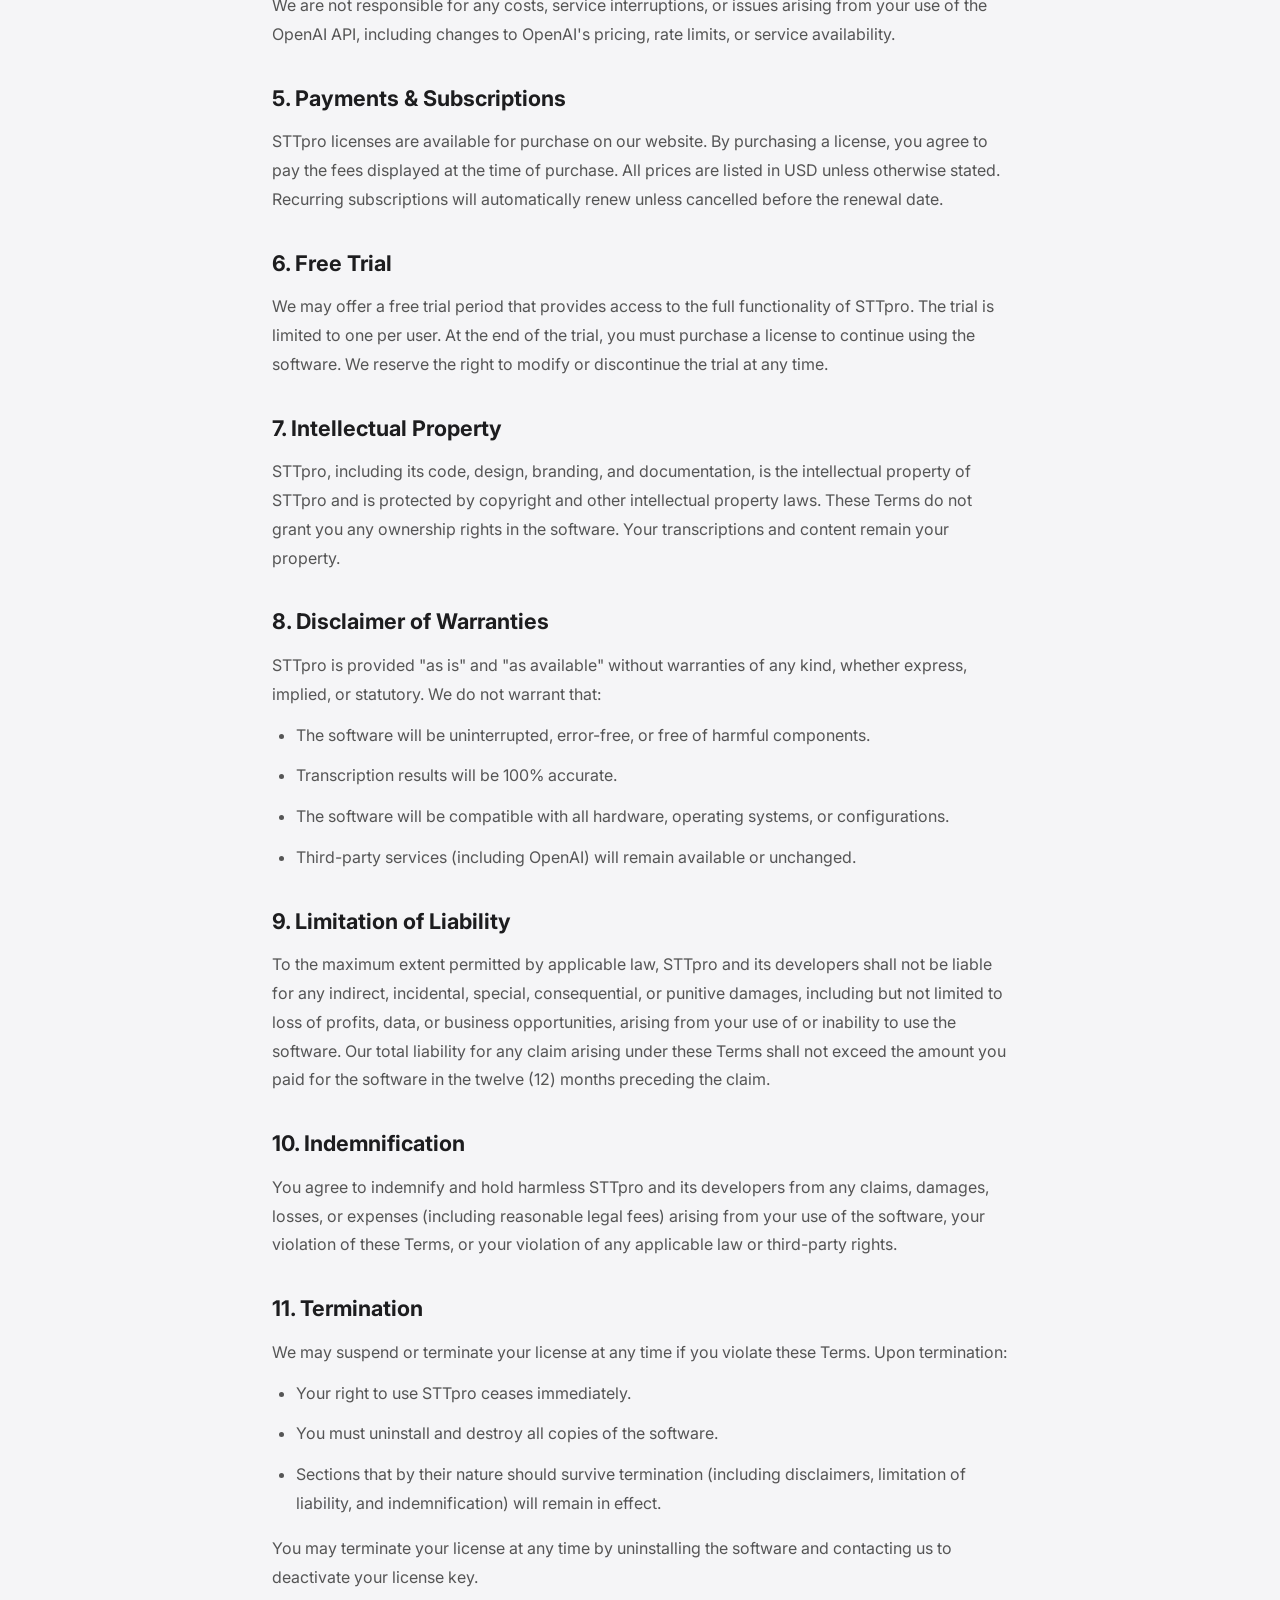
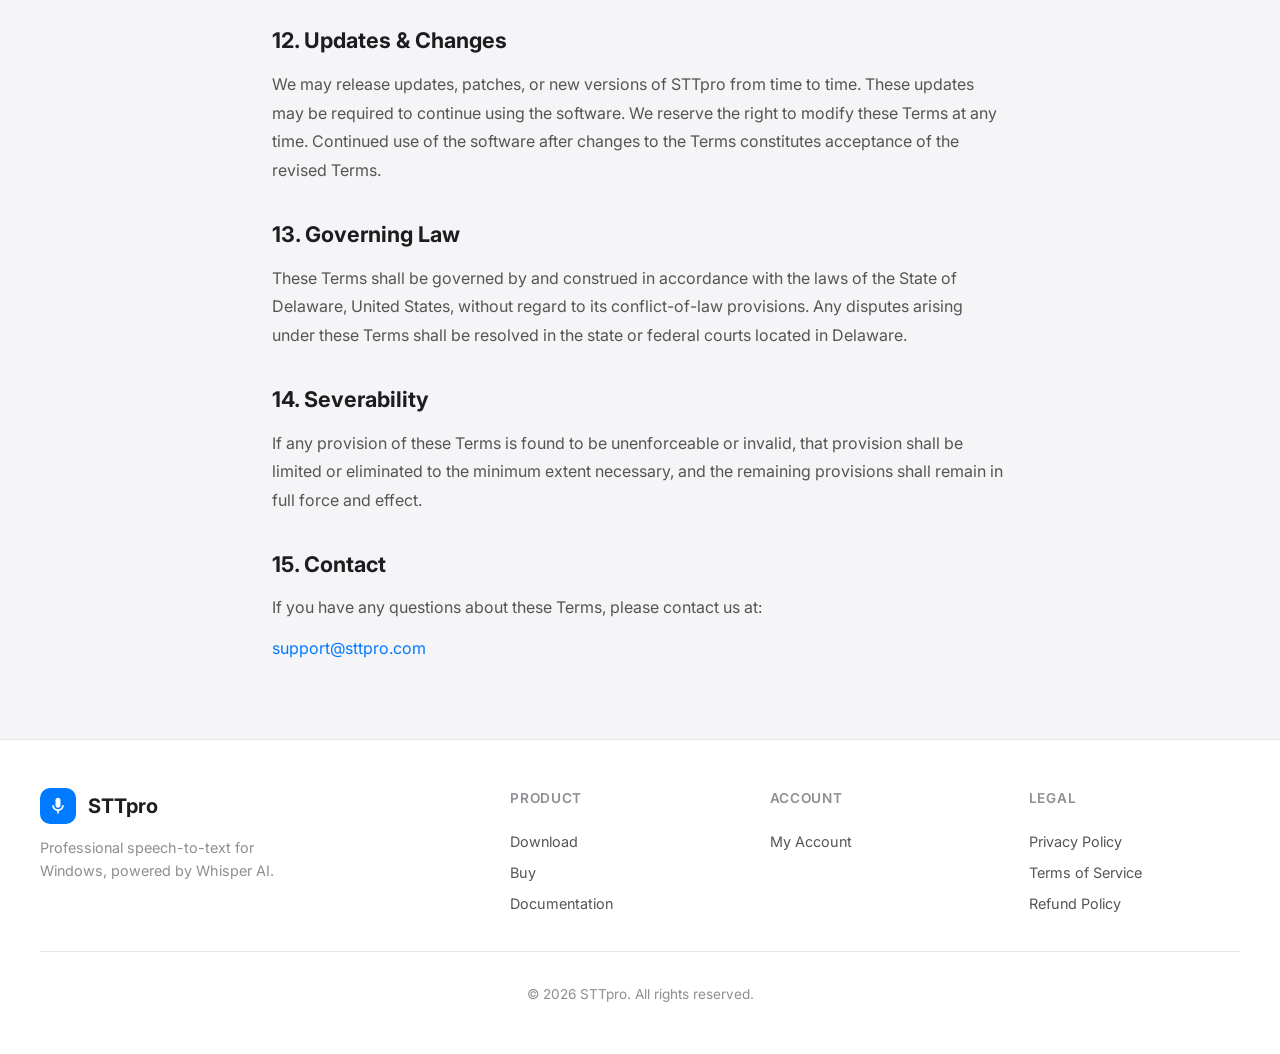
<file: website/terms.html>
<!DOCTYPE html>
<html lang="en">
<head>
    <meta charset="UTF-8">
    <meta name="viewport" content="width=device-width, initial-scale=1.0">
    <title>Terms of Service - STTpro</title>
    <meta name="description" content="STTpro Terms of Service - Read the terms and conditions governing the use of STTpro software.">
    <meta name="robots" content="index, follow">

    <!-- Favicon -->
    <link rel="icon" type="image/x-icon" href="assets/favicon.ico">
    <meta name="theme-color" content="#007AFF">

    <!-- Fonts & Styles -->
    <link rel="preconnect" href="https://fonts.googleapis.com">
    <link rel="preconnect" href="https://fonts.gstatic.com" crossorigin>
    <link href="https://fonts.googleapis.com/css2?family=Inter:wght@400;500;600;700;800&display=swap" rel="stylesheet">
    <link rel="stylesheet" href="styles.css">
</head>
<body>
    <!-- Navigation -->
    <nav>
        <div class="nav-container">
            <a href="index.html" class="logo">
                <div class="logo-icon">
                    <svg viewBox="0 0 24 24"><path d="M12 14c1.66 0 3-1.34 3-3V5c0-1.66-1.34-3-3-3S9 3.34 9 5v6c0 1.66 1.34 3 3 3z"/><path d="M17 11c0 2.76-2.24 5-5 5s-5-2.24-5-5H5c0 3.53 2.61 6.43 6 6.92V21h2v-3.08c3.39-.49 6-3.39 6-6.92h-2z"/></svg>
                </div>
                STTpro
            </a>
            <div class="hamburger" onclick="toggleMenu()">
                <span></span>
                <span></span>
                <span></span>
            </div>
            <div class="nav-links">
                <a href="index.html">Home</a>
                <a href="download.html">Download</a>
                <a href="buy.html">Buy</a>
                <a href="docs.html">Docs</a>
                <a href="account.html">Account</a>
            </div>
        </div>
    </nav>

    <!-- Terms of Service Content -->
    <div class="legal-content">
        <h1>Terms of Service</h1>
        <p class="last-updated">Last updated: March 11, 2026</p>

        <p>These Terms of Service ("Terms") govern your use of STTpro software and related services. By downloading, installing, or using STTpro, you agree to be bound by these Terms. If you do not agree, do not use the software.</p>

        <h2>1. License Grant</h2>
        <p>Subject to your compliance with these Terms and payment of applicable fees, we grant you a limited, non-exclusive, non-transferable, revocable license to:</p>
        <ul>
            <li>Install and use STTpro on computers that you own or control.</li>
            <li>Use the software for personal or commercial purposes in accordance with the license tier you purchased.</li>
        </ul>
        <p>A single-user license permits installation on up to two (2) computers owned by the same individual, provided the software is not used simultaneously on more than one device. The free trial provides full functionality for a limited evaluation period.</p>

        <h2>2. Restrictions</h2>
        <p>You may not:</p>
        <ul>
            <li>Copy, modify, distribute, sell, or lease any part of STTpro.</li>
            <li>Reverse engineer, decompile, or disassemble the software, except where applicable law expressly permits.</li>
            <li>Remove or alter any proprietary notices, labels, or trademarks on the software.</li>
            <li>Share, sublicense, or transfer your license key to another person or entity.</li>
            <li>Use the software to develop a competing product or service.</li>
        </ul>

        <h2>3. Acceptable Use</h2>
        <p>You agree to use STTpro in compliance with all applicable laws and regulations. You are solely responsible for the content you transcribe and any actions you take with the transcribed text. You must not use STTpro to:</p>
        <ul>
            <li>Record or transcribe conversations without the consent of all parties where required by law.</li>
            <li>Engage in any activity that is illegal, harmful, or violates the rights of others.</li>
            <li>Attempt to overwhelm, abuse, or exploit the OpenAI API or any other third-party service.</li>
        </ul>

        <h2>4. API Usage &amp; Your API Key</h2>
        <p>STTpro requires your own OpenAI API key to function. You are responsible for:</p>
        <ul>
            <li>Obtaining and maintaining your own OpenAI API key and account.</li>
            <li>All charges incurred on your OpenAI account resulting from your use of STTpro.</li>
            <li>Complying with OpenAI's <a href="https://openai.com/policies/terms-of-use" target="_blank" rel="noopener">Terms of Use</a> and usage policies.</li>
            <li>Keeping your API key secure. STTpro encrypts your key locally with DPAPI, but you should not share your key with others.</li>
        </ul>
        <p>We are not responsible for any costs, service interruptions, or issues arising from your use of the OpenAI API, including changes to OpenAI's pricing, rate limits, or service availability.</p>

        <h2>5. Payments &amp; Subscriptions</h2>
        <p>STTpro licenses are available for purchase on our website. By purchasing a license, you agree to pay the fees displayed at the time of purchase. All prices are listed in USD unless otherwise stated. Recurring subscriptions will automatically renew unless cancelled before the renewal date.</p>

        <h2>6. Free Trial</h2>
        <p>We may offer a free trial period that provides access to the full functionality of STTpro. The trial is limited to one per user. At the end of the trial, you must purchase a license to continue using the software. We reserve the right to modify or discontinue the trial at any time.</p>

        <h2>7. Intellectual Property</h2>
        <p>STTpro, including its code, design, branding, and documentation, is the intellectual property of STTpro and is protected by copyright and other intellectual property laws. These Terms do not grant you any ownership rights in the software. Your transcriptions and content remain your property.</p>

        <h2>8. Disclaimer of Warranties</h2>
        <p>STTpro is provided "as is" and "as available" without warranties of any kind, whether express, implied, or statutory. We do not warrant that:</p>
        <ul>
            <li>The software will be uninterrupted, error-free, or free of harmful components.</li>
            <li>Transcription results will be 100% accurate.</li>
            <li>The software will be compatible with all hardware, operating systems, or configurations.</li>
            <li>Third-party services (including OpenAI) will remain available or unchanged.</li>
        </ul>

        <h2>9. Limitation of Liability</h2>
        <p>To the maximum extent permitted by applicable law, STTpro and its developers shall not be liable for any indirect, incidental, special, consequential, or punitive damages, including but not limited to loss of profits, data, or business opportunities, arising from your use of or inability to use the software. Our total liability for any claim arising under these Terms shall not exceed the amount you paid for the software in the twelve (12) months preceding the claim.</p>

        <h2>10. Indemnification</h2>
        <p>You agree to indemnify and hold harmless STTpro and its developers from any claims, damages, losses, or expenses (including reasonable legal fees) arising from your use of the software, your violation of these Terms, or your violation of any applicable law or third-party rights.</p>

        <h2>11. Termination</h2>
        <p>We may suspend or terminate your license at any time if you violate these Terms. Upon termination:</p>
        <ul>
            <li>Your right to use STTpro ceases immediately.</li>
            <li>You must uninstall and destroy all copies of the software.</li>
            <li>Sections that by their nature should survive termination (including disclaimers, limitation of liability, and indemnification) will remain in effect.</li>
        </ul>
        <p>You may terminate your license at any time by uninstalling the software and contacting us to deactivate your license key.</p>

        <h2>12. Updates &amp; Changes</h2>
        <p>We may release updates, patches, or new versions of STTpro from time to time. These updates may be required to continue using the software. We reserve the right to modify these Terms at any time. Continued use of the software after changes to the Terms constitutes acceptance of the revised Terms.</p>

        <h2>13. Governing Law</h2>
        <p>These Terms shall be governed by and construed in accordance with the laws of the State of Delaware, United States, without regard to its conflict-of-law provisions. Any disputes arising under these Terms shall be resolved in the state or federal courts located in Delaware.</p>

        <h2>14. Severability</h2>
        <p>If any provision of these Terms is found to be unenforceable or invalid, that provision shall be limited or eliminated to the minimum extent necessary, and the remaining provisions shall remain in full force and effect.</p>

        <h2>15. Contact</h2>
        <p>If you have any questions about these Terms, please contact us at:</p>
        <p><a href="mailto:support@sttpro.com">support@sttpro.com</a></p>
    </div>

    <!-- Footer -->
    <footer>
        <div class="footer-container">
            <div class="footer-brand">
                <a href="index.html" class="logo">
                    <div class="logo-icon">
                        <svg viewBox="0 0 24 24"><path d="M12 14c1.66 0 3-1.34 3-3V5c0-1.66-1.34-3-3-3S9 3.34 9 5v6c0 1.66 1.34 3 3 3z"/><path d="M17 11c0 2.76-2.24 5-5 5s-5-2.24-5-5H5c0 3.53 2.61 6.43 6 6.92V21h2v-3.08c3.39-.49 6-3.39 6-6.92h-2z"/></svg>
                    </div>
                    STTpro
                </a>
                <p>Professional speech-to-text for Windows, powered by Whisper AI.</p>
            </div>
            <div class="footer-col">
                <h4>Product</h4>
                <a href="download.html">Download</a>
                <a href="buy.html">Buy</a>
                <a href="docs.html">Documentation</a>
            </div>
            <div class="footer-col">
                <h4>Account</h4>
                <a href="account.html">My Account</a>
            </div>
            <div class="footer-col">
                <h4>Legal</h4>
                <a href="privacy.html">Privacy Policy</a>
                <a href="terms.html">Terms of Service</a>
                <a href="refund.html">Refund Policy</a>
            </div>
        </div>
        <div class="footer-bottom">
            &copy; 2026 STTpro. All rights reserved.
        </div>
    </footer>

    <script>
        function toggleMenu() {
            document.querySelector('.hamburger').classList.toggle('active');
            document.querySelector('.nav-links').classList.toggle('active');
        }
    </script>
</body>
</html>
</file>
<file: website/styles.css>
/* ============================================
   STTpro Website - Bright Apple-Inspired Theme
   ============================================ */

* {
    margin: 0;
    padding: 0;
    box-sizing: border-box;
}

:root {
    /* Primary Palette - matching STTpro WPF app */
    --primary: #007AFF;
    --primary-dark: #0062CC;
    --primary-light: #4DA3FF;
    --secondary: #34C759;
    --accent: #FF9500;
    --error: #FF3B30;

    /* Backgrounds */
    --bg-primary: #F5F5F7;
    --bg-card: #FFFFFF;
    --bg-input: #F0F0F2;
    --bg-hero: linear-gradient(135deg, #E8F0FE 0%, #F5F5F7 50%, #EEF2FF 100%);

    /* Text */
    --text-primary: #1D1D1F;
    --text-secondary: #555555;
    --text-muted: #8E8E93;

    /* Borders */
    --border: #D8D8DC;
    --border-light: #E5E5EA;

    /* Shadows */
    --shadow-sm: 0 1px 3px rgba(0, 0, 0, 0.06);
    --shadow-md: 0 4px 12px rgba(0, 0, 0, 0.08);
    --shadow-lg: 0 12px 40px rgba(0, 0, 0, 0.1);
    --shadow-xl: 0 25px 60px rgba(0, 0, 0, 0.12);
}

html {
    scroll-behavior: smooth;
}

body {
    font-family: 'Inter', -apple-system, BlinkMacSystemFont, 'Segoe UI', sans-serif;
    background: var(--bg-primary);
    color: var(--text-primary);
    line-height: 1.6;
}

/* ============ Navigation ============ */
nav {
    position: fixed;
    top: 0;
    left: 0;
    right: 0;
    z-index: 1000;
    padding: 0.875rem 2rem;
    background: rgba(245, 245, 247, 0.85);
    backdrop-filter: blur(20px);
    -webkit-backdrop-filter: blur(20px);
    border-bottom: 1px solid var(--border-light);
}

.nav-container {
    max-width: 1200px;
    margin: 0 auto;
    display: flex;
    justify-content: space-between;
    align-items: center;
}

.logo {
    display: flex;
    align-items: center;
    gap: 0.75rem;
    text-decoration: none;
    color: var(--text-primary);
    font-weight: 700;
    font-size: 1.25rem;
}

.logo-icon {
    width: 36px;
    height: 36px;
    background: var(--primary);
    border-radius: 10px;
    display: flex;
    align-items: center;
    justify-content: center;
}

.logo-icon svg {
    width: 20px;
    height: 20px;
    fill: white;
}

.nav-links {
    display: flex;
    gap: 2rem;
    align-items: center;
}

.nav-links a {
    color: var(--text-secondary);
    text-decoration: none;
    font-size: 0.9rem;
    font-weight: 500;
    transition: color 0.2s;
}

.nav-links a:hover {
    color: var(--primary);
}

/* Hamburger */
.hamburger {
    display: none;
    flex-direction: column;
    gap: 5px;
    cursor: pointer;
    padding: 10px;
    z-index: 1001;
}

.hamburger span {
    width: 24px;
    height: 2.5px;
    background: var(--text-primary);
    border-radius: 2px;
    transition: all 0.3s;
}

.hamburger.active span:nth-child(1) {
    transform: rotate(45deg) translate(5px, 5px);
}

.hamburger.active span:nth-child(2) {
    opacity: 0;
}

.hamburger.active span:nth-child(3) {
    transform: rotate(-45deg) translate(7px, -7px);
}

@media (max-width: 768px) {
    .hamburger {
        display: flex;
    }

    .nav-links {
        position: fixed;
        top: 0;
        right: -100%;
        width: 280px;
        height: 100vh;
        background: var(--bg-card);
        flex-direction: column;
        padding: 80px 30px 30px;
        gap: 1.5rem;
        transition: right 0.3s ease;
        z-index: 1000;
        box-shadow: -5px 0 20px rgba(0, 0, 0, 0.1);
    }

    .nav-links.active {
        right: 0;
    }

    .nav-links a {
        font-size: 1.1rem;
    }
}

/* ============ Buttons ============ */
.btn {
    display: inline-flex;
    align-items: center;
    gap: 0.5rem;
    padding: 0.75rem 1.5rem;
    border-radius: 10px;
    font-weight: 600;
    font-size: 0.9rem;
    text-decoration: none;
    transition: all 0.2s;
    cursor: pointer;
    border: none;
    font-family: inherit;
}

.btn-primary {
    background: var(--primary);
    color: white;
}

.btn-primary:hover {
    background: var(--primary-dark);
    transform: translateY(-2px);
    box-shadow: 0 8px 25px rgba(0, 122, 255, 0.3);
}

.btn-secondary {
    background: var(--bg-input);
    color: var(--text-primary);
    border: 1px solid var(--border);
}

.btn-secondary:hover {
    border-color: var(--primary);
    color: var(--primary);
}

.btn-large {
    padding: 1rem 2rem;
    font-size: 1rem;
    border-radius: 12px;
}

/* ============ Cards ============ */
.card {
    background: var(--bg-card);
    border-radius: 16px;
    padding: 2rem;
    border: 1px solid var(--border-light);
    box-shadow: var(--shadow-sm);
}

/* ============ Section Layout ============ */
.section-container {
    max-width: 1200px;
    margin: 0 auto;
    padding: 0 2rem;
}

.section-header {
    text-align: center;
    margin-bottom: 3.5rem;
}

.section-header h2 {
    font-size: 2.5rem;
    font-weight: 700;
    margin-bottom: 1rem;
    color: var(--text-primary);
}

.section-header p {
    color: var(--text-secondary);
    font-size: 1.1rem;
    max-width: 600px;
    margin: 0 auto;
}

/* ============ Footer ============ */
footer {
    background: var(--bg-card);
    border-top: 1px solid var(--border-light);
    padding: 3rem 2rem;
}

.footer-container {
    max-width: 1200px;
    margin: 0 auto;
    display: grid;
    grid-template-columns: 2fr 1fr 1fr 1fr;
    gap: 3rem;
}

.footer-brand p {
    color: var(--text-muted);
    font-size: 0.9rem;
    margin-top: 0.75rem;
    max-width: 280px;
}

.footer-col h4 {
    font-size: 0.85rem;
    font-weight: 600;
    text-transform: uppercase;
    letter-spacing: 0.05em;
    color: var(--text-muted);
    margin-bottom: 1rem;
}

.footer-col a {
    display: block;
    color: var(--text-secondary);
    text-decoration: none;
    font-size: 0.9rem;
    padding: 0.25rem 0;
    transition: color 0.2s;
}

.footer-col a:hover {
    color: var(--primary);
}

.footer-bottom {
    max-width: 1200px;
    margin: 2rem auto 0;
    padding-top: 2rem;
    border-top: 1px solid var(--border-light);
    text-align: center;
    color: var(--text-muted);
    font-size: 0.85rem;
}

@media (max-width: 768px) {
    .footer-container {
        grid-template-columns: 1fr 1fr;
        gap: 2rem;
    }

    .footer-brand {
        grid-column: 1 / -1;
    }
}

@media (max-width: 480px) {
    .footer-container {
        grid-template-columns: 1fr;
    }
}

/* ============ Utility ============ */
.container {
    max-width: 700px;
    margin: 0 auto;
    padding: 6rem 2rem 4rem;
}

.container-narrow {
    max-width: 500px;
    margin: 0 auto;
    padding: 6rem 2rem 4rem;
}

.text-center {
    text-align: center;
}

.text-muted {
    color: var(--text-muted);
}

.subtitle {
    color: var(--text-secondary);
    text-align: center;
    margin-bottom: 2rem;
}

/* ============ Legal Pages ============ */
.legal-content {
    max-width: 800px;
    margin: 0 auto;
    padding: 6rem 2rem 4rem;
}

.legal-content h1 {
    font-size: 2rem;
    margin-bottom: 0.5rem;
}

.legal-content .last-updated {
    color: var(--text-muted);
    font-size: 0.9rem;
    margin-bottom: 2rem;
}

.legal-content h2 {
    font-size: 1.35rem;
    margin-top: 2rem;
    margin-bottom: 0.75rem;
    color: var(--text-primary);
}

.legal-content p,
.legal-content li {
    color: var(--text-secondary);
    margin-bottom: 0.75rem;
    line-height: 1.8;
}

.legal-content ul {
    padding-left: 1.5rem;
    margin-bottom: 1rem;
}

.legal-content a {
    color: var(--primary);
    text-decoration: none;
}

.legal-content a:hover {
    text-decoration: underline;
}

/* ============ Animations ============ */
@keyframes fadeInUp {
    from {
        opacity: 0;
        transform: translateY(20px);
    }
    to {
        opacity: 1;
        transform: translateY(0);
    }
}

@keyframes float {
    0%, 100% { transform: translateY(0px); }
    50% { transform: translateY(-10px); }
}

@keyframes pulse {
    0%, 100% { opacity: 1; }
    50% { opacity: 0.5; }
}

.fade-in-up {
    animation: fadeInUp 0.6s ease-out;
}

/* ============ Responsive ============ */
@media (max-width: 768px) {
    .section-header h2 {
        font-size: 2rem;
    }

    .container,
    .container-narrow {
        padding: 5rem 1.25rem 3rem;
    }

    .legal-content {
        padding: 5rem 1.25rem 3rem;
    }
}
</file>
